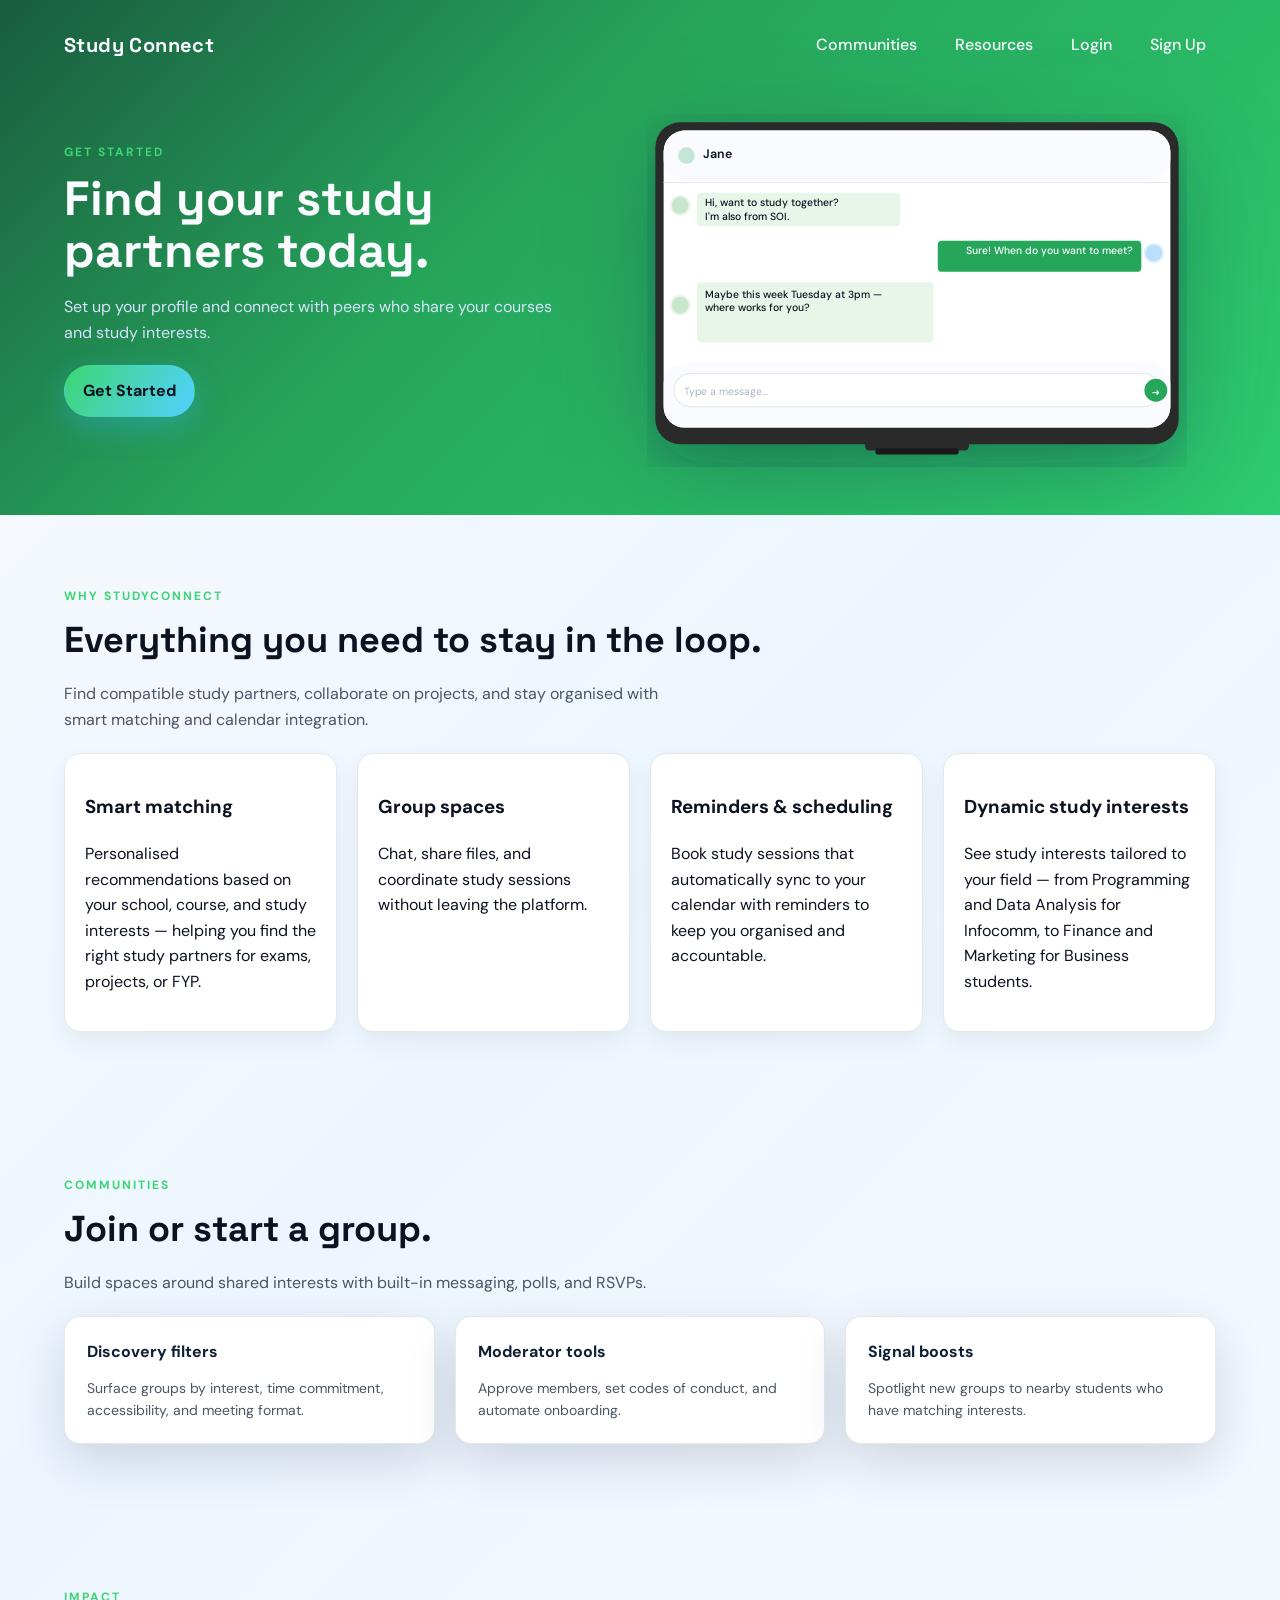
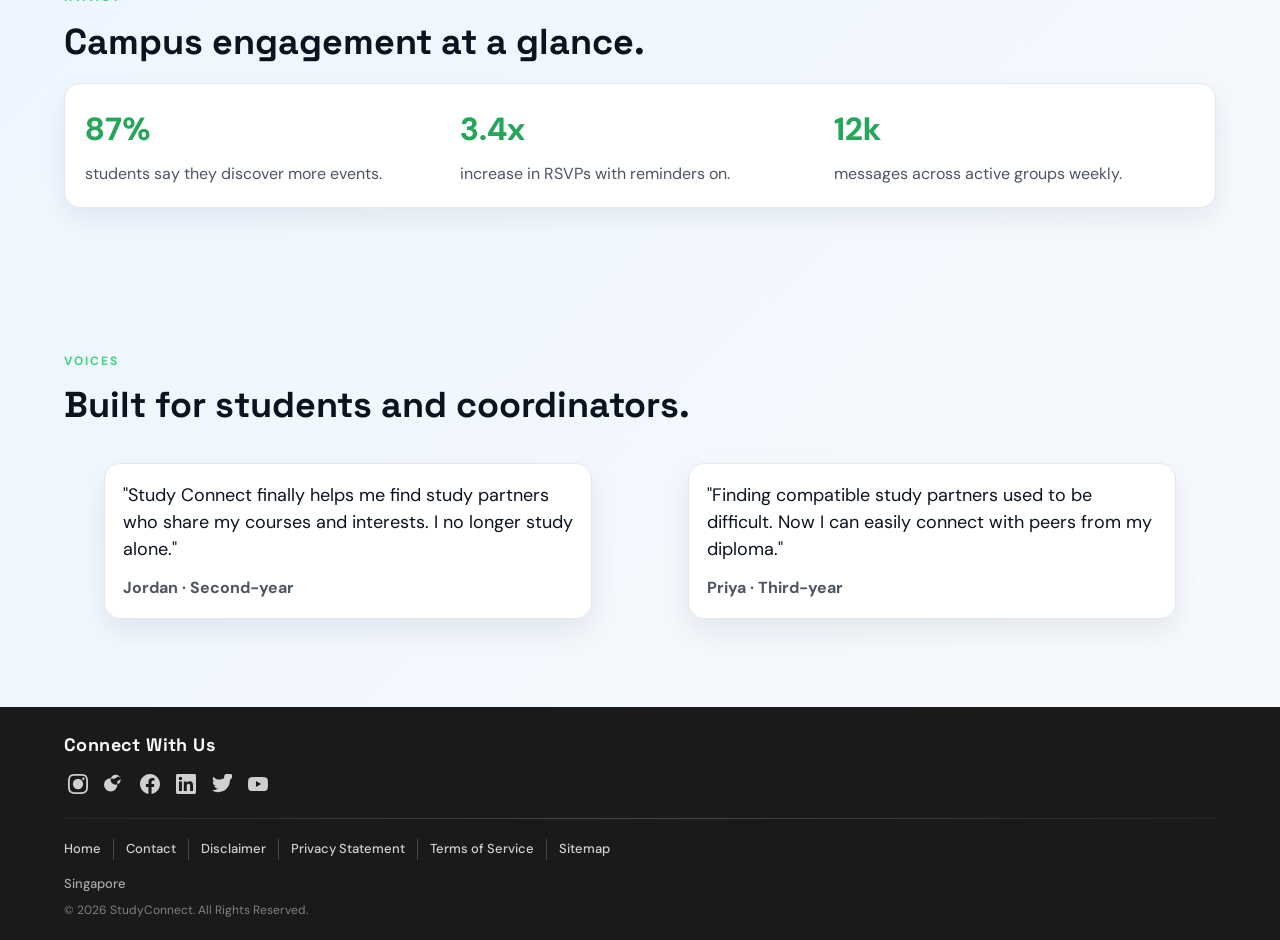
<file: index.html>
<!doctype html>
<html lang="en">
<head>
  <meta charset="utf-8">
  <meta name="viewport" content="width=device-width, initial-scale=1">
  <meta name="description" content="Study Connect helps students find compatible study partners, discover campus events, and collaborate more effectively.">
  <title>Study Connect</title>
  <link rel="preconnect" href="https://fonts.googleapis.com">
  <link rel="preconnect" href="https://fonts.gstatic.com" crossorigin>
  <link href="https://fonts.googleapis.com/css2?family=Space+Grotesk:wght@400;500;600;700&family=DM+Sans:wght@400;500;600;700&display=swap" rel="stylesheet">
  <link rel="stylesheet" href="css/styles.css">
</head>
<body>
  <header class="site-header">
    <nav class="nav">
      <div class="brand">Study Connect</div>
      <button class="nav-toggle" aria-expanded="false" aria-controls="nav-menu">Menu</button>
      <div id="nav-menu" class="nav-links" data-collapsible>
        <a href="#communities">Communities</a>
        <a href="#resources">Resources</a>
        <a href="login.html">Login</a>
        <a href="signup.html">Sign Up</a>
      </div>
    </nav>
    <div class="hero">
      <div class="hero-copy">
        <p class="eyebrow">Get Started</p>
        <h1>Find your study partners today.</h1>
        <p class="lede">Set up your profile and connect with peers who share your courses and study interests.</p>
        <div class="cta-row">
          <a class="btn primary" href="signup.html">Get Started</a>
        </div>
      </div>
      <div class="hero-mockup">
        <svg viewBox="0 0 520 340" xmlns="http://www.w3.org/2000/svg" class="chat-mockup">
          <defs>
            <filter id="screen-shadow" x="-50%" y="-50%" width="200%" height="200%">
              <feDropShadow dx="0" dy="18" stdDeviation="24" flood-opacity="0.2" flood-color="#0a1b3c"/>
            </filter>
          </defs>
          
          <!-- Monitor bezel/frame -->
          <rect x="8" y="8" width="504" height="310" rx="24" ry="24" fill="#2a2a2a" stroke="none" filter="url(#screen-shadow)"/>
          
          <!-- Monitor screen area - white -->
          <rect x="16" y="16" width="488" height="286" rx="20" ry="20" fill="#ffffff" stroke="none"/>
          
          <!-- Subtle stand -->
          <rect x="210" y="308" width="100" height="16" rx="4" ry="4" fill="#2a2a2a" stroke="none"/>
          <rect x="220" y="322" width="80" height="6" rx="2" ry="2" fill="#1a1a1a" stroke="none"/>
          
          <!-- Chat header -->
          <rect x="16" y="16" width="488" height="48" rx="20" ry="20" fill="#f9fbff" stroke="none"/>
          <circle cx="38" cy="40" r="8" fill="#26a65b" opacity="0.25"/>
          <text x="54" y="42" font-family="'DM Sans', sans-serif" font-size="12" font-weight="600" fill="#0b1220">Jane</text>
          
          
          <!-- Divider line -->
          <line x1="16" y1="66" x2="504" y2="66" stroke="#e5e7eb" stroke-width="1"/>
          
          <!-- Chat messages area -->
          <!-- Message 1: Student A (left) -->
          <g>
            <!-- Avatar -->
            <circle cx="32" cy="88" r="10" fill="#e8f5e9"/>
            <circle cx="32" cy="88" r="8" fill="#c8e6c9"/>
            
            <!-- Message bubble -->
            <path d="M 48 80 Q 48 76 52 76 L 240 76 Q 244 76 244 80 L 244 104 Q 244 108 240 108 L 52 108 Q 48 108 48 104 Z" fill="#e8f5e9" stroke="none"/>
            
            <!-- Text -->
            <text x="56" y="89" font-family="'DM Sans', sans-serif" font-size="10" fill="#0b1220" font-weight="500">Hi, want to study together?</text>
            <text x="56" y="102" font-family="'DM Sans', sans-serif" font-size="10" fill="#0b1220" font-weight="500">I'm also from SOI.</text>
          </g>
          
          <!-- Message 2: Student B (right) -->
          <g>
            <!-- Avatar -->
            <circle cx="488" cy="134" r="10" fill="#e3f2fd"/>
            <circle cx="488" cy="134" r="8" fill="#bbdefb"/>
            
            <!-- Message bubble -->
            <path d="M 280 126 Q 280 122 284 122 L 472 122 Q 476 122 476 126 L 476 148 Q 476 152 472 152 L 284 152 Q 280 152 280 148 Z" fill="#26a65b" stroke="none"/>
            
            <!-- Text -->
            <text x="468" y="135" font-family="'DM Sans', sans-serif" font-size="10" fill="#ffffff" font-weight="500" text-anchor="end">Sure! When do you want to meet?</text>
          </g>
          
          <!-- Message 3: Student A (left) -->
          <g>
            <!-- Avatar -->
            <circle cx="32" cy="184" r="10" fill="#e8f5e9"/>
            <circle cx="32" cy="184" r="8" fill="#c8e6c9"/>
            
            <!-- Message bubble -->
            <path d="M 48 166 Q 48 162 52 162 L 272 162 Q 276 162 276 166 L 276 216 Q 276 220 272 220 L 52 220 Q 48 220 48 216 Z" fill="#e8f5e9" stroke="none"/>
            
            <!-- Text -->
            <text x="56" y="177" font-family="'DM Sans', sans-serif" font-size="10" fill="#0b1220" font-weight="500">Maybe this week Tuesday at 3pm —</text>
            <text x="56" y="190" font-family="'DM Sans', sans-serif" font-size="10" fill="#0b1220" font-weight="500">where works for you?</text>
          </g>
          
          <!-- Input area -->
          <rect x="16" y="240" width="488" height="62" rx="20" ry="20" fill="#f9fbff" stroke="none"/>
          
          <!-- Input field -->
          <rect x="26" y="250" width="468" height="32" rx="16" fill="#ffffff" stroke="#e5e7eb" stroke-width="1"/>
          
          <!-- Placeholder text -->
          <text x="36" y="271" font-family="'DM Sans', sans-serif" font-size="10" fill="#a8b5c7">Type a message...</text>
          
          <!-- Send button -->
          <circle cx="490" cy="266" r="11" fill="#26a65b"/>
          <text x="490" y="271" font-family="'Space Grotesk', sans-serif" font-size="9" fill="#ffffff" text-anchor="middle" font-weight="700">→</text>
        </svg>
      </div>
    </div>
  </header>

  <main>
    <section id="highlights" class="section">
      <div class="section-heading" data-animate>
        <p class="eyebrow">Why StudyConnect</p>
        <h2>Everything you need to stay in the loop.</h2>
        <p class="lede">Find compatible study partners, collaborate on projects, and stay organised with smart matching and calendar integration.</p>
      </div>
      <div class="grid features" data-animate>
        <article class="feature-card">
          <h3>Smart matching</h3>
          <p>Personalised recommendations based on your school, course, and study interests — helping you find the right study partners for exams, projects, or FYP.</p>
        </article>
        <article class="feature-card">
          <h3>Group spaces</h3>
          <p>Chat, share files, and coordinate study sessions without leaving the platform.</p>
        </article>
        <article class="feature-card">
          <h3>Reminders & scheduling</h3>
          <p>Book study sessions that automatically sync to your calendar with reminders to keep you organised and accountable.</p>
        </article>
        <article class="feature-card">
          <h3>Dynamic study interests</h3>
          <p>See study interests tailored to your field — from Programming and Data Analysis for Infocomm, to Finance and Marketing for Business students.</p>
        </article>
      </div>
    </section>

    <section id="communities" class="section">
      <div class="section-heading" data-animate>
        <p class="eyebrow">Communities</p>
        <h2>Join or start a group.</h2>
        <p class="lede">Build spaces around shared interests with built-in messaging, polls, and RSVPs.</p>
      </div>
      <div class="grid three" data-animate>
        <article class="tile">
          <h3>Discovery filters</h3>
          <p>Surface groups by interest, time commitment, accessibility, and meeting format.</p>
        </article>
        <article class="tile">
          <h3>Moderator tools</h3>
          <p>Approve members, set codes of conduct, and automate onboarding.</p>
        </article>
        <article class="tile">
          <h3>Signal boosts</h3>
          <p>Spotlight new groups to nearby students who have matching interests.</p>
        </article>
      </div>
    </section>

    <section id="resources" class="section">
      <div class="section-heading" data-animate>
        <p class="eyebrow">Impact</p>
        <h2>Campus engagement at a glance.</h2>
      </div>
      <div class="stats" data-animate>
        <div class="stat">
          <p class="stat-number">87%</p>
          <p class="stat-label">students say they discover more events.</p>
        </div>
        <div class="stat">
          <p class="stat-number">3.4x</p>
          <p class="stat-label">increase in RSVPs with reminders on.</p>
        </div>
        <div class="stat">
          <p class="stat-number">12k</p>
          <p class="stat-label">messages across active groups weekly.</p>
        </div>
      </div>
    </section>

    <section class="section" aria-label="Student quotes">
      <div class="section-heading" data-animate>
        <p class="eyebrow">Voices</p>
        <h2>Built for students and coordinators.</h2>
      </div>
      <div class="quotes" data-animate>
        <figure class="quote">
          <blockquote>
            "Study Connect finally helps me find study partners who share my courses and interests. I no longer study alone."
          </blockquote>
          <figcaption>Jordan · Second-year</figcaption>
        </figure>
        <figure class="quote">
          <blockquote>
            "Finding compatible study partners used to be difficult. Now I can easily connect with peers from my diploma."
          </blockquote>
          <figcaption>Priya · Third-year</figcaption>
        </figure>
      </div>
    </section>
  </main>

  <footer class="footer">
    <div class="footer-top">
      <div class="footer-heading">
        <h3>Connect With Us</h3>
        <div class="social-icons">
          <a href="#" aria-label="Instagram" class="social-icon">
            <svg viewBox="0 0 24 24" width="20" height="20" fill="currentColor">
              <path d="M12 2.163c3.204 0 3.584.012 4.85.07 3.252.148 4.771 1.691 4.919 4.919.058 1.266.069 1.645.069 4.849 0 3.205-.012 3.584-.069 4.849-.149 3.225-1.664 4.771-4.919 4.919-1.266.058-1.644.07-4.85.07-3.204 0-3.584-.012-4.849-.07-3.26-.149-4.771-1.699-4.919-4.92-.058-1.265-.07-1.644-.07-4.849 0-3.204.013-3.583.07-4.849.149-3.227 1.664-4.771 4.919-4.919 1.266-.057 1.645-.069 4.849-.069zm0-2.163c-3.259 0-3.667.014-4.947.072-4.358.2-6.78 2.618-6.98 6.98-.059 1.281-.073 1.689-.073 4.948 0 3.259.014 3.668.072 4.948.2 4.358 2.618 6.78 6.98 6.98 1.281.058 1.689.072 4.948.072 3.259 0 3.668-.014 4.948-.072 4.354-.2 6.782-2.618 6.979-6.98.059-1.28.073-1.689.073-4.948 0-3.259-.014-3.667-.072-4.947-.196-4.354-2.617-6.78-6.979-6.98-1.281-.059-1.69-.073-4.949-.073zM5.838 12a6.162 6.162 0 1 1 12.324 0 6.162 6.162 0 0 1-12.324 0zM12 16a4 4 0 1 1 0-8 4 4 0 0 1 0 8zm4.965-10.322a1.44 1.44 0 1 1 2.881.001 1.44 1.44 0 0 1-2.881-.001z"/>
            </svg>
          </a>
          <a href="#" aria-label="TikTok" class="social-icon">
            <svg viewBox="0 0 24 24" width="20" height="20" fill="currentColor">
              <path d="M19.498 3.094c-.478-.478-1.247-.564-1.85-.307l-5.75 3.152A8.247 8.247 0 0 0 8 5a8 8 0 0 0-8 8 8 8 0 0 0 8 8 8 8 0 0 0 8-8v-4.5a5.977 5.977 0 0 0 3.498-1.906c.484-.484.484-1.268 0-1.752l-2.498-2.498zM14 13a6 6 0 1 1 0-12 6 6 0 0 1 0 12z"/>
            </svg>
          </a>
          <a href="#" aria-label="Facebook" class="social-icon">
            <svg viewBox="0 0 24 24" width="20" height="20" fill="currentColor">
              <path d="M24 12.073c0-6.627-5.373-12-12-12s-12 5.373-12 12c0 5.99 4.388 10.954 10.125 11.854v-8.385H7.078v-3.47h3.047V9.43c0-3.007 1.792-4.669 4.533-4.669 1.312 0 2.686.235 2.686.235v2.953H15.83c-1.491 0-1.956.925-1.956 1.874v2.25h3.328l-.532 3.47h-2.796v8.385C19.612 23.027 24 18.062 24 12.073z"/>
            </svg>
          </a>
          <a href="#" aria-label="LinkedIn" class="social-icon">
            <svg viewBox="0 0 24 24" width="20" height="20" fill="currentColor">
              <path d="M20.447 20.452h-3.554v-5.569c0-1.328-.027-3.037-1.852-3.037-1.853 0-2.136 1.445-2.136 2.939v5.667H9.351V9h3.414v1.561h.046c.477-.9 1.637-1.85 3.37-1.85 3.601 0 4.267 2.37 4.267 5.455v6.286zM5.337 7.433c-1.144 0-2.063-.926-2.063-2.065 0-1.138.92-2.063 2.063-2.063 1.14 0 2.064.925 2.064 2.063 0 1.139-.925 2.065-2.064 2.065zm1.782 13.019H3.555V9h3.564v11.452zM22.225 0H1.771C.792 0 0 .774 0 1.729v20.542C0 23.227.792 24 1.771 24h20.451C23.2 24 24 23.227 24 22.271V1.729C24 .774 23.2 0 22.225 0z"/>
            </svg>
          </a>
          <a href="#" aria-label="X (Twitter)" class="social-icon">
            <svg viewBox="0 0 24 24" width="20" height="20" fill="currentColor">
              <path d="M23.953 4.57a10 10 0 002.856-3.215 9.954 9.954 0 01-2.825.775 4.958 4.958 0 002.163-2.723c-.951.555-2.005.959-3.127 1.184a4.92 4.92 0 00-8.384 4.482C7.69 8.095 4.067 6.13 1.64 3.162a4.822 4.822 0 00-.666 2.475c0 1.71.87 3.213 2.188 4.096a4.904 4.904 0 01-2.228-.616v.06a4.923 4.923 0 003.946 4.827 4.996 4.996 0 01-2.212.085 4.936 4.936 0 004.604 3.417 9.867 9.867 0 01-6.102 2.105c-.39 0-.779-.023-1.17-.067a13.995 13.995 0 007.557 2.209c9.053 0 13.998-7.496 13.998-13.985 0-.21 0-.42-.015-.63A9.935 9.935 0 0024 4.59z"/>
            </svg>
          </a>
          <a href="#" aria-label="YouTube" class="social-icon">
            <svg viewBox="0 0 24 24" width="20" height="20" fill="currentColor">
              <path d="M23.498 6.186a3.016 3.016 0 0 0-2.122-2.136C19.505 3.545 12 3.545 12 3.545s-7.505 0-9.377.505A3.017 3.017 0 0 0 .502 6.186C0 8.07 0 12 0 12s0 3.93.502 5.814a3.016 3.016 0 0 0 2.122 2.136c1.871.505 9.376.505 9.376.505s7.505 0 9.377-.505a3.015 3.015 0 0 0 2.122-2.136C24 15.93 24 12 24 12s0-3.93-.502-5.814zM9.545 15.568V8.432L15.818 12l-6.273 3.568z"/>
            </svg>
          </a>
        </div>
      </div>
    </div>

    <div class="footer-divider"></div>

    <div class="footer-bottom">
      <div class="footer-links">
        <a href="#home">Home</a>
        <a href="#contact">Contact</a>
        <a href="#disclaimer">Disclaimer</a>
        <a href="#privacy">Privacy Statement</a>
        <a href="#terms">Terms of Service</a>
        <a href="#sitemap">Sitemap</a>
      </div>

      <div class="footer-info">
        <p class="footer-location">Singapore</p>
        <p class="footer-copyright">© 2026 StudyConnect. All Rights Reserved.</p>
      </div>
    </div>
  </footer>

  <div id="toast" role="status" aria-live="polite" aria-atomic="true"></div>
  <script src="js/app.js?v=3" defer></script>
</body>
</html>
</file>
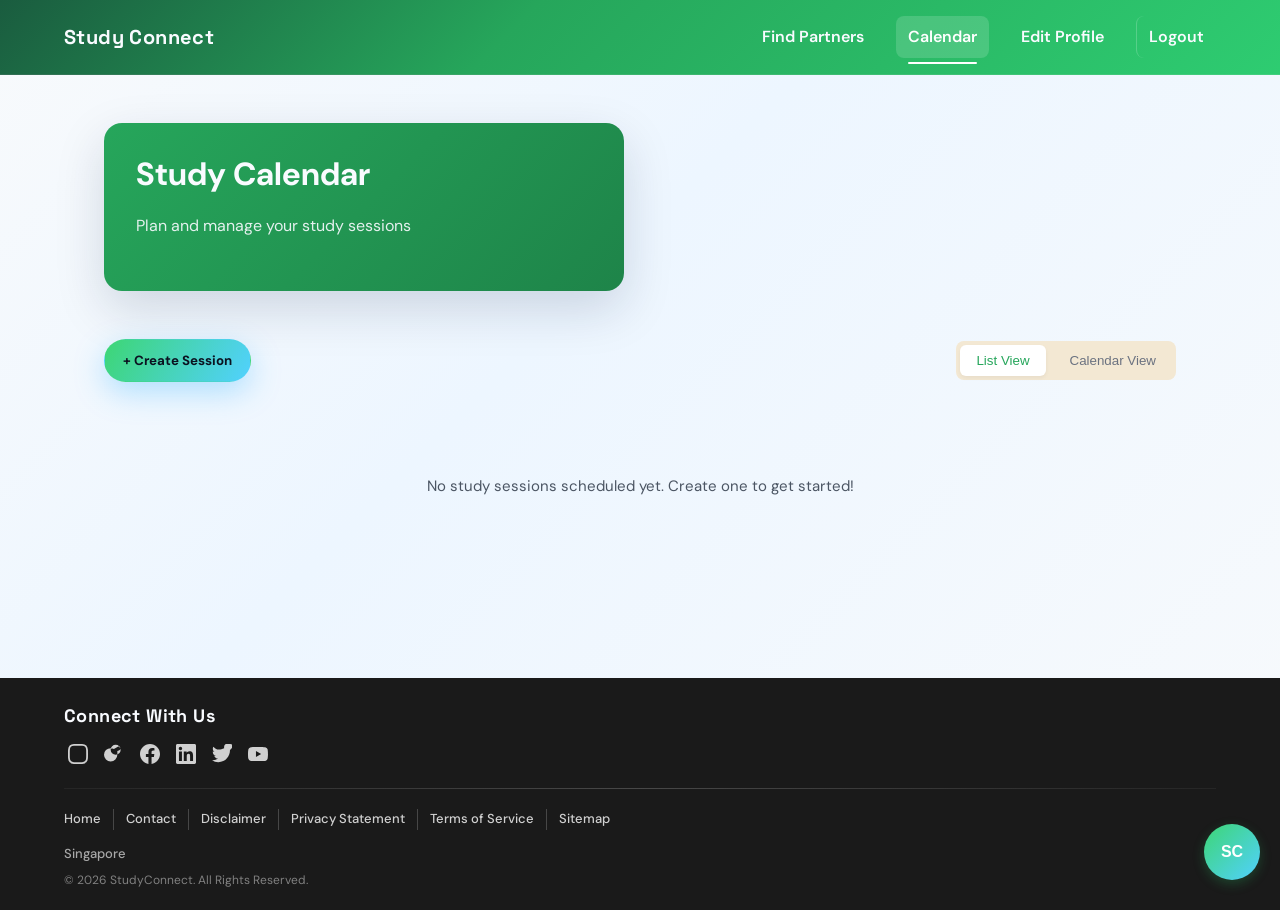
<file: calendar.html>
<!doctype html>
<html lang="en">
<head>
  <meta charset="utf-8">
  <meta name="viewport" content="width=device-width, initial-scale=1">
  <meta name="description" content="Study Session Calendar - Schedule and manage your study sessions.">
  <title>Calendar - Study Connect</title>
  <link rel="preconnect" href="https://fonts.googleapis.com">
  <link rel="preconnect" href="https://fonts.gstatic.com" crossorigin>
  <link href="https://fonts.googleapis.com/css2?family=Space+Grotesk:wght@400;500;600;700&family=DM+Sans:wght@400;500;600;700&display=swap" rel="stylesheet">
  <link rel="stylesheet" href="css/styles.css">
</head>
<body>
  <header class="dashboard-header">
    <div class="dashboard-nav">
      <a href="dashboard.html" class="brand">Study Connect</a>
      <nav class="dashboard-nav-links">
        <a href="dashboard.html" class="nav-link">Find Partners</a>
        <a href="calendar.html" class="nav-link active">Calendar</a>
        <a href="profile.html" class="nav-link">Edit Profile</a>
        <a href="#" id="logoutBtn" class="nav-link logout-link">Logout</a>
      </nav>
    </div>
  </header>

  <main class="dashboard">
    <div class="welcome-section">
      <div class="welcome-content">
        <h1>Study Calendar</h1>
        <p class="subtitle">Plan and manage your study sessions</p>
      </div>
    </div>

    <section class="dashboard-section">
      <div class="calendar-controls">
        <button id="createSessionBtn" class="btn primary">+ Create Session</button>
        <div class="view-toggle">
          <button id="listViewBtn" class="view-btn active" data-view="list">List View</button>
          <button id="calendarViewBtn" class="view-btn" data-view="calendar">Calendar View</button>
        </div>
      </div>

      <!-- List View -->
      <div id="listView" class="session-view active">
        <div id="sessionsList" class="sessions-list">
          <!-- Sessions will be populated here -->
        </div>
      </div>

      <!-- Calendar View -->
      <div id="calendarView" class="session-view">
        <div class="calendar-wrapper">
          <div class="calendar-header">
            <button id="prevMonth" class="calendar-nav-btn">← Previous</button>
            <h2 id="currentMonth"></h2>
            <button id="nextMonth" class="calendar-nav-btn">Next →</button>
          </div>
          <div class="calendar-grid" id="calendarGrid">
            <!-- Calendar days will be populated here -->
          </div>
        </div>
      </div>
    </section>
  </main>

  <!-- Create/Edit Session Modal -->
  <div id="sessionModal" class="modal">
    <div class="modal-content">
      <div class="modal-header">
        <h2 id="modalTitle">Create Study Session</h2>
        <button class="modal-close" id="closeModal">&times;</button>
      </div>

      <form id="sessionForm" class="session-form">
        <div class="form-group">
          <label for="sessionTitle">Session Title *</label>
          <input type="text" id="sessionTitle" placeholder="e.g., Math Study Group" required>
        </div>

        <div class="form-row">
          <div class="form-group">
            <label for="sessionDate">Date *</label>
            <input type="date" id="sessionDate" required>
          </div>
          <div class="form-group">
            <label for="sessionStartTime">Start Time *</label>
            <input type="time" id="sessionStartTime" required>
          </div>
          <div class="form-group">
            <label for="sessionEndTime">End Time *</label>
            <input type="time" id="sessionEndTime" required>
          </div>
        </div>

        <div class="form-row">
          <div class="form-group">
            <label for="sessionLocation">Location (optional)</label>
            <input type="text" id="sessionLocation" placeholder="e.g., Library 2nd Floor">
          </div>
          <div class="form-group">
            <label for="sessionPartner">Partner (optional)</label>
            <select id="sessionPartner">
              <option value="">Select a partner...</option>
              <!-- Options will be populated from connections -->
            </select>
          </div>
        </div>

        <div class="form-group">
          <label for="sessionNotes">Notes (optional)</label>
          <textarea id="sessionNotes" placeholder="Add any notes about the session..." rows="3"></textarea>
        </div>

        <div class="form-actions">
          <button type="button" class="btn ghost" id="cancelBtn">Cancel</button>
          <button type="submit" class="btn primary" id="submitBtn">Create Session</button>
        </div>
      </form>
    </div>
  </div>

  <!-- Session Details Modal -->
  <div id="sessionDetailsModal" class="modal">
    <div class="modal-content">
      <div class="modal-header">
        <h2 id="detailsTitle"></h2>
        <button class="modal-close" id="closeDetailsModal">&times;</button>
      </div>

      <div id="sessionDetails" class="session-details">
        <!-- Session details will be populated here -->
      </div>

      <div class="modal-actions">
        <button type="button" class="btn primary" id="editSessionBtn">Edit</button>
        <button type="button" class="btn ghost" id="deleteSessionBtn">Delete</button>
        <button type="button" class="btn ghost" id="closeDetailsBtn">Close</button>
      </div>
    </div>
  </div>

  <footer class="footer">
    <div class="footer-top">
      <div class="footer-heading">
        <h3>Connect With Us</h3>
        <div class="social-icons">
          <a href="#" aria-label="Instagram" class="social-icon">
            <svg viewBox="0 0 24 24" width="20" height="20" fill="currentColor">
              <path d="M12 2.163c3.204 0 3.584.012 4.85.07 3.252.148 4.771 1.691 4.919 4.919.058 1.266.069 1.645.069 4.849 0 3.205-.012 3.584-.069 4.849-.149 3.225-1.664 4.771-4.919 4.919-1.266.058-1.644.07-4.85.07-3.204 0-3.584-.012-4.849-.07-3.26-.149-4.771-1.699-4.919-4.92-.058-1.265-.07-1.644-.07-4.849 0-3.204.013-3.583.07-4.849.149-3.227 1.664-4.771 4.919-4.919 1.266-.057 1.645-.069 4.849-.069zm0-2.163c-3.259 0-3.667.014-4.947.072-4.358.2-6.78 2.618-6.98 6.98-.059 1.281-.073 1.689-.073 4.948 0 3.259.014 3.668.072 4.948.2 4.358 2.618 6.78 6.98 6.98 1.281.058 1.689.072 4.948.072 3.259 0 3.668-.014 4.948-.072 4.354-.2 6.782-2.618 6.979-6.98.059-1.28.073-1.689.073-4.948 0-3.259-.014-3.667-.072-4.947-.196-4.354-2.617-6.78-6.979-6.98-1.281-.059-1.69-.073-4.949-.073z"/>
            </svg>
          </a>
          <a href="#" aria-label="TikTok" class="social-icon">
            <svg viewBox="0 0 24 24" width="20" height="20" fill="currentColor">
              <path d="M19.498 3.094c-.478-.478-1.247-.564-1.85-.307l-5.75 3.152A8.247 8.247 0 0 0 8 5a8 8 0 0 0-8 8 8 8 0 0 0 8 8 8 8 0 0 0 8-8v-4.5a5.977 5.977 0 0 0 3.498-1.906c.484-.484.484-1.268 0-1.752l-2.498-2.498zM14 13a6 6 0 1 1 0-12 6 6 0 0 1 0 12z"/>
            </svg>
          </a>
          <a href="#" aria-label="Facebook" class="social-icon">
            <svg viewBox="0 0 24 24" width="20" height="20" fill="currentColor">
              <path d="M24 12.073c0-6.627-5.373-12-12-12s-12 5.373-12 12c0 5.99 4.388 10.954 10.125 11.854v-8.385H7.078v-3.47h3.047V9.43c0-3.007 1.792-4.669 4.533-4.669 1.312 0 2.686.235 2.686.235v2.953H15.83c-1.491 0-1.956.925-1.956 1.874v2.25h3.328l-.532 3.47h-2.796v8.385C19.612 23.027 24 18.062 24 12.073z"/>
            </svg>
          </a>
          <a href="#" aria-label="LinkedIn" class="social-icon">
            <svg viewBox="0 0 24 24" width="20" height="20" fill="currentColor">
              <path d="M20.447 20.452h-3.554v-5.569c0-1.328-.027-3.037-1.852-3.037-1.853 0-2.136 1.445-2.136 2.939v5.667H9.351V9h3.414v1.561h.046c.477-.9 1.637-1.85 3.37-1.85 3.601 0 4.267 2.37 4.267 5.455v6.286zM5.337 7.433c-1.144 0-2.063-.926-2.063-2.065 0-1.138.92-2.063 2.063-2.063 1.14 0 2.064.925 2.064 2.063 0 1.139-.925 2.065-2.064 2.065zm1.782 13.019H3.555V9h3.564v11.452zM22.225 0H1.771C.792 0 0 .774 0 1.729v20.542C0 23.227.792 24 1.771 24h20.451C23.2 24 24 23.227 24 22.271V1.729C24 .774 23.2 0 22.225 0z"/>
            </svg>
          </a>
          <a href="#" aria-label="X (Twitter)" class="social-icon">
            <svg viewBox="0 0 24 24" width="20" height="20" fill="currentColor">
              <path d="M23.953 4.57a10 10 0 002.856-3.215 9.954 9.954 0 01-2.825.775 4.958 4.958 0 002.163-2.723c-.951.555-2.005.959-3.127 1.184a4.92 4.92 0 00-8.384 4.482C7.69 8.095 4.067 6.13 1.64 3.162a4.822 4.822 0 00-.666 2.475c0 1.71.87 3.213 2.188 4.096a4.904 4.904 0 01-2.228-.616v.06a4.923 4.923 0 003.946 4.827 4.996 4.996 0 01-2.212.085 4.936 4.936 0 004.604 3.417a9.867 9.867 0 01-6.102 2.105c-.39 0-.779-.023-1.17-.067a13.995 13.995 0 007.557 2.209c9.053 0 13.998-7.496 13.998-13.985 0-.21 0-.42-.015-.63A9.935 9.935 0 0024 4.59z"/>
            </svg>
          </a>
          <a href="#" aria-label="YouTube" class="social-icon">
            <svg viewBox="0 0 24 24" width="20" height="20" fill="currentColor">
              <path d="M23.498 6.186a3.016 3.016 0 0 0-2.122-2.136C19.505 3.545 12 3.545 12 3.545s-7.505 0-9.377.505A3.017 3.017 0 0 0 .502 6.186C0 8.07 0 12 0 12s0 3.93.502 5.814a3.016 3.016 0 0 0 2.122 2.136c1.871.505 9.376.505 9.376.505s7.505 0 9.377-.505a3.015 3.015 0 0 0 2.122-2.136C24 15.93 24 12 24 12s0-3.93-.502-5.814zM9.545 15.568V8.432L15.818 12l-6.273 3.568z"/>
            </svg>
          </a>
        </div>
      </div>
    </div>

    <div class="footer-divider"></div>

    <div class="footer-bottom">
      <div class="footer-links">
        <a href="#home">Home</a>
        <a href="#contact">Contact</a>
        <a href="#disclaimer">Disclaimer</a>
        <a href="#privacy">Privacy Statement</a>
        <a href="#terms">Terms of Service</a>
        <a href="#sitemap">Sitemap</a>
      </div>

      <div class="footer-info">
        <p class="footer-location">Singapore</p>
        <p class="footer-copyright">© 2026 StudyConnect. All Rights Reserved.</p>
      </div>
    </div>
  </footer>

  <button id="chatToggle" class="chat-toggle" aria-label="Open Study Connect assistant">SC</button>
  <div id="chatWidget" class="chat-widget" aria-live="polite">
    <div class="chat-header">
      <span>Study Connect Assistant</span>
      <button id="clearChatBtn" aria-label="Clear chat history" title="Clear chat">🗑️</button>
      <button id="chatClose" aria-label="Close chat">Close</button>
    </div>
    <div id="chatMessages" class="chat-messages"></div>
    <div class="chat-input">
      <input id="chatInput" type="text" placeholder="Ask about study partners or calendar" aria-label="Chat input">
      <button id="chatSend" aria-label="Send message">Send</button>
    </div>
  </div>

  <div id="toast" role="status" aria-live="polite" aria-atomic="true"></div>

  <script src="js/app.js?v=4"></script>
  <script>
    window.addEventListener('DOMContentLoaded', () => {
      window.initCalendar();
      
      // Initialize session details modal
      const sessionDetailsModal = document.getElementById("sessionDetailsModal");
      const closeDetailsModal = document.getElementById("closeDetailsModal");
      const closeDetailsBtn = document.getElementById("closeDetailsBtn");
      
      if (closeDetailsModal) {
        closeDetailsModal.addEventListener("click", () => {
          sessionDetailsModal.classList.remove("active");
        });
      }
      
      if (closeDetailsBtn) {
        closeDetailsBtn.addEventListener("click", () => {
          sessionDetailsModal.classList.remove("active");
        });
      }
      
      // Close modal on ESC key
      document.addEventListener("keydown", (e) => {
        if (e.key === "Escape") {
          sessionDetailsModal.classList.remove("active");
        }
      });
      
      // Add event listener for session cards/items to show details
      document.addEventListener("click", (e) => {
        // Check if clicked on a session item (list view or calendar view)
        const sessionCard = e.target.closest("[data-session-id]");
        if (sessionCard) {
          const sessionId = sessionCard.getAttribute("data-session-id");
          window.showSessionDetails(sessionId);
        }
      });
      
      // Make showSessionDetails globally available
      window.showSessionDetails = function(sessionId) {
        const sessions = JSON.parse(localStorage.getItem("studyconnect_sessions") || "[]");
        const session = sessions[sessionId];
        
        if (!session) {
          console.error("Session not found:", sessionId);
          return;
        }
        
        // Populate modal with session details
        const detailsTitle = document.getElementById("detailsTitle");
        const sessionDetails = document.getElementById("sessionDetails");
        
        if (detailsTitle) {
          detailsTitle.textContent = session.title || "Study Session";
        }
        
        if (sessionDetails) {
          sessionDetails.innerHTML = `
            <div class="detail-item">
              <label>Title:</label>
              <p>${session.title || "N/A"}</p>
            </div>
            <div class="detail-item">
              <label>Date:</label>
              <p>${session.date || "N/A"}</p>
            </div>
            <div class="detail-item">
              <label>Time:</label>
              <p>${session.startTime || "N/A"} – ${session.endTime || "N/A"}</p>
            </div>
            ${session.location ? `
              <div class="detail-item">
                <label>Location:</label>
                <p>${session.location}</p>
              </div>
            ` : ""}
            ${session.notes ? `
              <div class="detail-item">
                <label>Notes:</label>
                <p>${session.notes}</p>
              </div>
            ` : ""}
          `;
        }
        
        // Show modal
        sessionDetailsModal.classList.add("active");
      };
    });
  </script>
</body>
</html>
</file>
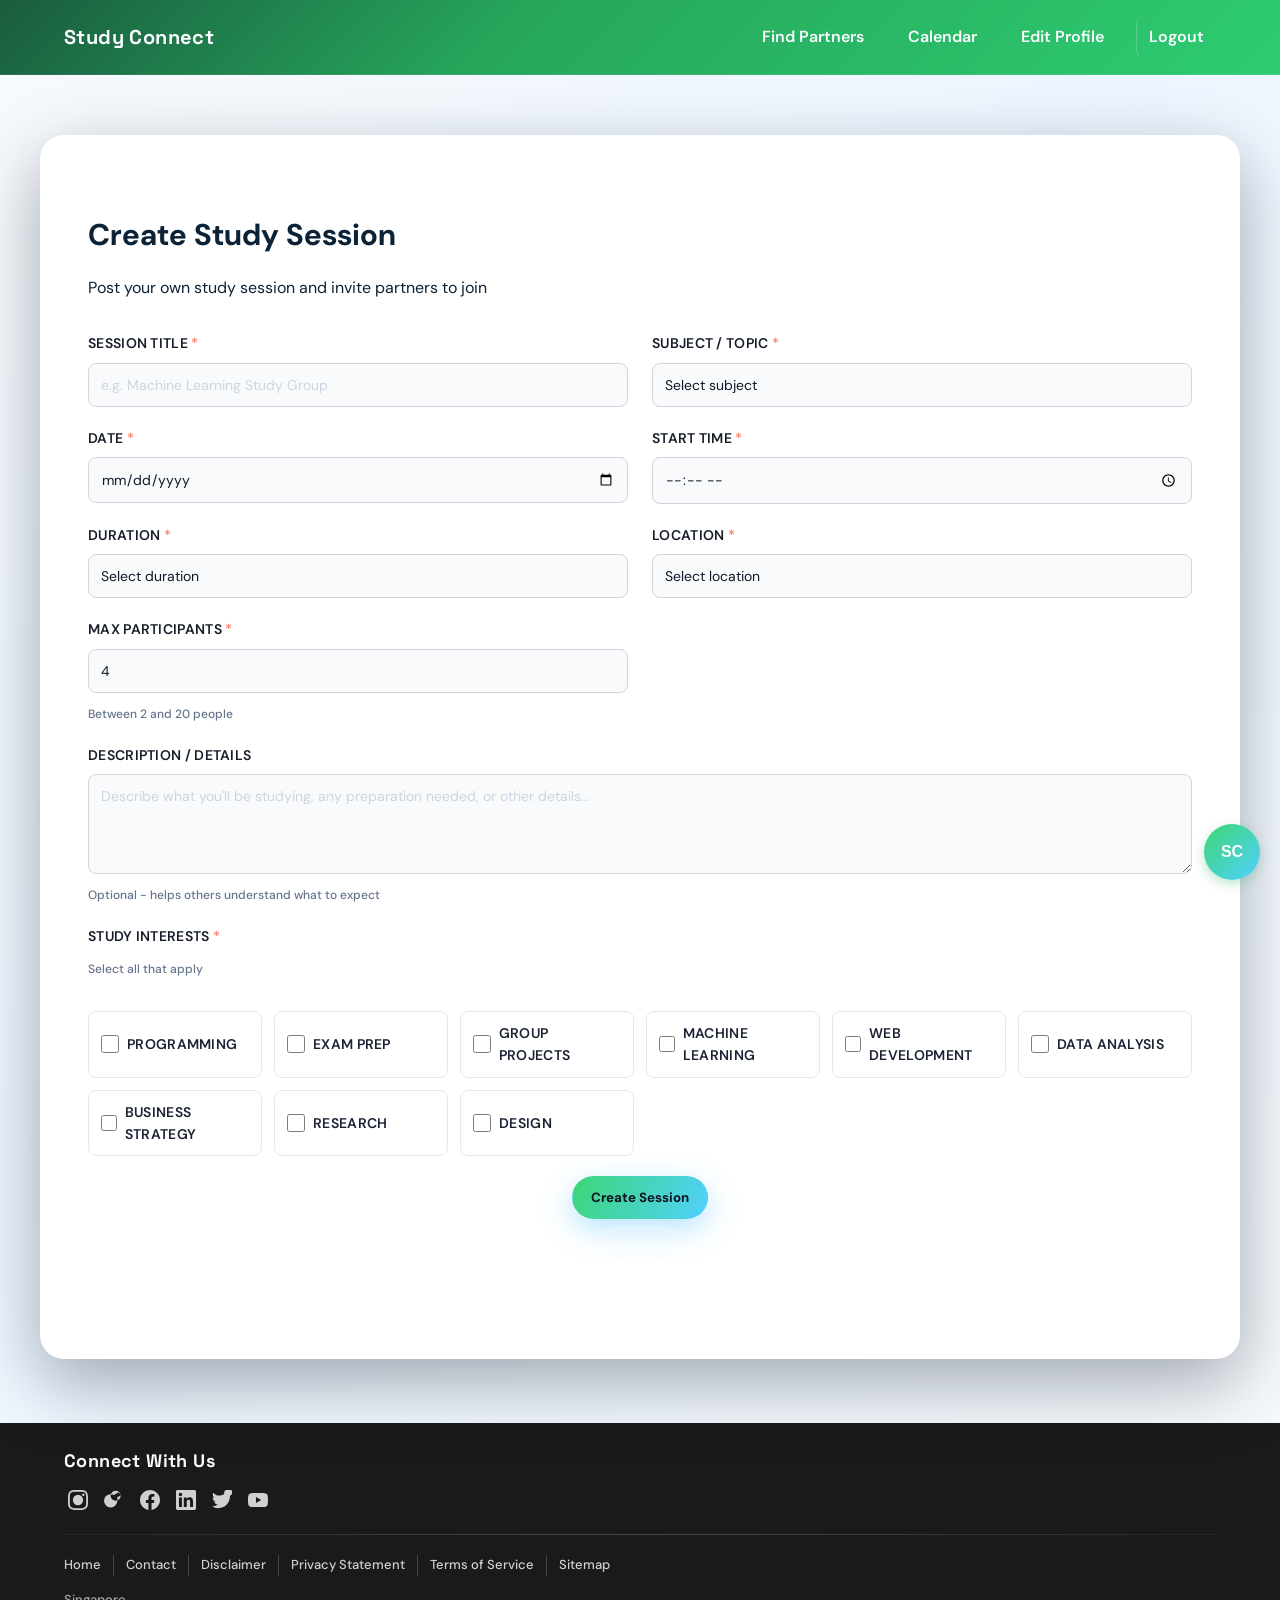
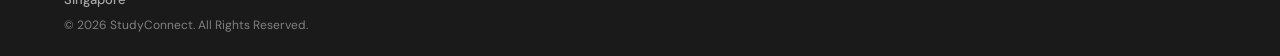
<file: create-session.html>
<!doctype html>
<html lang="en">
<head>
  <meta charset="utf-8">
  <meta name="viewport" content="width=device-width, initial-scale=1">
  <meta name="description" content="Create a new study session and invite partners.">
  <title>Create Study Session - Study Connect</title>
  <link rel="preconnect" href="https://fonts.googleapis.com">
  <link rel="preconnect" href="https://fonts.gstatic.com" crossorigin>
  <link href="https://fonts.googleapis.com/css2?family=Space+Grotesk:wght@400;500;600;700&family=DM+Sans:wght@400;500;600;700&display=swap" rel="stylesheet">
  <link rel="stylesheet" href="css/styles.css">
</head>
<body>
  <header class="dashboard-header">
    <div class="dashboard-nav">
      <a href="dashboard.html" class="brand">Study Connect</a>
      <nav class="dashboard-nav-links">
        <a href="dashboard.html" class="nav-link">Find Partners</a>
        <a href="calendar.html" class="nav-link">Calendar</a>
        <a href="profile.html" class="nav-link">Edit Profile</a>
        <a href="#" id="logoutBtn" class="nav-link logout-link">Logout</a>
      </nav>
    </div>
  </header>

  <main class="auth-shell">
    <div class="auth-container">
      <div class="auth-card">
        <div class="auth-header-content">
          <h1>Create Study Session</h1>
          <p>Post your own study session and invite partners to join</p>
        </div>

        <form id="createSessionForm" class="auth-form">
          <div class="form-group">
            <label for="sessionTitle">Session Title <span class="required">*</span></label>
            <input type="text" id="sessionTitle" name="sessionTitle" placeholder="e.g. Machine Learning Study Group" required>
            <span class="error-msg" id="titleError"></span>
          </div>

          <div class="form-group">
            <label for="subject">Subject / Topic <span class="required">*</span></label>
            <select id="subject" name="subject" required>
              <option value="">Select subject</option>
              <option value="Programming">Programming</option>
              <option value="Machine Learning">Machine Learning</option>
              <option value="Web Development">Web Development</option>
              <option value="Data Analysis">Data Analysis</option>
              <option value="Mathematics">Mathematics</option>
              <option value="Business Strategy">Business Strategy</option>
              <option value="Engineering">Engineering</option>
              <option value="Exam Prep">Exam Prep</option>
              <option value="Group Projects">Group Projects</option>
              <option value="Research">Research</option>
              <option value="Design">Design</option>
            </select>
            <span class="error-msg" id="subjectError"></span>
          </div>

          <div class="form-group">
            <label for="sessionDate">Date <span class="required">*</span></label>
            <input type="date" id="sessionDate" name="sessionDate" required>
            <span class="error-msg" id="dateError"></span>
          </div>

          <div class="form-group">
            <label for="sessionTime">Start Time <span class="required">*</span></label>
            <input type="time" id="sessionTime" name="sessionTime" required>
            <span class="error-msg" id="timeError"></span>
          </div>

          <div class="form-group">
            <label for="duration">Duration <span class="required">*</span></label>
            <select id="duration" name="duration" required>
              <option value="">Select duration</option>
              <option value="1 hour">1 hour</option>
              <option value="2 hours">2 hours</option>
              <option value="3 hours">3 hours</option>
              <option value="4+ hours">4+ hours</option>
            </select>
            <span class="error-msg" id="durationError"></span>
          </div>

          <div class="form-group">
            <label for="location">Location <span class="required">*</span></label>
            <select id="location" name="location" required>
              <option value="">Select location</option>
              <option value="Library">Library</option>
              <option value="Study Room">Study Room</option>
              <option value="Café">Café</option>
              <option value="Online via Teams">Online via Teams</option>
              <option value="Online via Zoom">Online via Zoom</option>
              <option value="Campus Study Area">Campus Study Area</option>
              <option value="Computer Lab">Computer Lab</option>
            </select>
            <span class="error-msg" id="locationError"></span>
          </div>

          <div class="form-group">
            <label for="maxParticipants">Max Participants <span class="required">*</span></label>
            <input type="number" id="maxParticipants" name="maxParticipants" min="2" max="20" value="4" required>
            <span class="helper-text">Between 2 and 20 people</span>
            <span class="error-msg" id="participantsError"></span>
          </div>

          <div class="form-group full-span">
            <label for="description">Description / Details</label>
            <textarea id="description" name="description" rows="4" placeholder="Describe what you'll be studying, any preparation needed, or other details..."></textarea>
            <span class="helper-text">Optional - helps others understand what to expect</span>
          </div>

          <div class="form-group full-span">
            <label>Study Interests <span class="required">*</span></label>
            <p class="helper-text">Select all that apply</p>
            <div class="checkbox-grid">
              <label class="checkbox-label">
                <input type="checkbox" name="interests" value="Programming">
                <span>Programming</span>
              </label>
              <label class="checkbox-label">
                <input type="checkbox" name="interests" value="Exam Prep">
                <span>Exam Prep</span>
              </label>
              <label class="checkbox-label">
                <input type="checkbox" name="interests" value="Group Projects">
                <span>Group Projects</span>
              </label>
              <label class="checkbox-label">
                <input type="checkbox" name="interests" value="Machine Learning">
                <span>Machine Learning</span>
              </label>
              <label class="checkbox-label">
                <input type="checkbox" name="interests" value="Web Development">
                <span>Web Development</span>
              </label>
              <label class="checkbox-label">
                <input type="checkbox" name="interests" value="Data Analysis">
                <span>Data Analysis</span>
              </label>
              <label class="checkbox-label">
                <input type="checkbox" name="interests" value="Business Strategy">
                <span>Business Strategy</span>
              </label>
              <label class="checkbox-label">
                <input type="checkbox" name="interests" value="Research">
                <span>Research</span>
              </label>
              <label class="checkbox-label">
                <input type="checkbox" name="interests" value="Design">
                <span>Design</span>
              </label>
            </div>
            <span class="error-msg" id="interestsError"></span>
          </div>

          <div class="form-group full-span button-row">
            <button type="submit" class="btn primary">Create Session</button>
            <a href="dashboard.html" class="btn ghost">Cancel</a>
          </div>
        </form>
      </div>
    </div>
  </main>

  <div id="toast" role="status" aria-live="polite" aria-atomic="true"></div>

  <footer class="footer">
    <div class="footer-top">
      <div class="footer-heading">
        <h3>Connect With Us</h3>
        <div class="social-icons">
          <a href="#" aria-label="Instagram" class="social-icon">
            <svg viewBox="0 0 24 24" width="20" height="20" fill="currentColor">
              <path d="M12 2.163c3.204 0 3.584.012 4.85.07 3.252.148 4.771 1.691 4.919 4.919.058 1.266.069 1.645.069 4.849 0 3.205-.012 3.584-.069 4.849-.149 3.225-1.664 4.771-4.919 4.919-1.266.058-1.644.07-4.85.07-3.204 0-3.584-.012-4.849-.07-3.26-.149-4.771-1.699-4.919-4.92-.058-1.265-.07-1.644-.07-4.849 0-3.204.013-3.583.07-4.849.149-3.227 1.664-4.771 4.919-4.919 1.266-.057 1.645-.069 4.849-.069zm0-2.163c-3.259 0-3.667.014-4.947.072-4.358.2-6.78 2.618-6.98 6.98-.059 1.281-.073 1.689-.073 4.948 0 3.259.014 3.668.072 4.948.2 4.358 2.618 6.78 6.98 6.98 1.281.058 1.689.072 4.948.072 3.259 0 3.668-.014 4.948-.072 4.354-.2 6.782-2.618 6.979-6.98.059-1.28.073-1.689.073-4.948 0-3.259-.014-3.667-.072-4.947-.196-4.354-2.617-6.78-6.979-6.98-1.281-.059-1.69-.073-4.949-.073zM5.838 12a6.162 6.162 0 1 1 12.324 0 6.162 6.162 0 0 1-12.324 0zM12 16a4 4 0 1 1 0-8 4 4 0 0 1 0 8zm4.965-10.322a1.44 1.44 0 1 1 2.881.001 1.44 1.44 0 0 1-2.881-.001z"/>
            </svg>
          </a>
          <a href="#" aria-label="TikTok" class="social-icon">
            <svg viewBox="0 0 24 24" width="20" height="20" fill="currentColor">
              <path d="M19.498 3.094c-.478-.478-1.247-.564-1.85-.307l-5.75 3.152A8.247 8.247 0 0 0 8 5a8 8 0 0 0-8 8 8 8 0 0 0 8 8 8 8 0 0 0 8-8v-4.5a5.977 5.977 0 0 0 3.498-1.906c.484-.484.484-1.268 0-1.752l-2.498-2.498zM14 13a6 6 0 1 1 0-12 6 6 0 0 1 0 12z"/>
            </svg>
          </a>
          <a href="#" aria-label="Facebook" class="social-icon">
            <svg viewBox="0 0 24 24" width="20" height="20" fill="currentColor">
              <path d="M24 12.073c0-6.627-5.373-12-12-12s-12 5.373-12 12c0 5.99 4.388 10.954 10.125 11.854v-8.385H7.078v-3.47h3.047V9.43c0-3.007 1.792-4.669 4.533-4.669 1.312 0 2.686.235 2.686.235v2.953H15.83c-1.491 0-1.956.925-1.956 1.874v2.25h3.328l-.532 3.47h-2.796v8.385C19.612 23.027 24 18.062 24 12.073z"/>
            </svg>
          </a>
          <a href="#" aria-label="LinkedIn" class="social-icon">
            <svg viewBox="0 0 24 24" width="20" height="20" fill="currentColor">
              <path d="M20.447 20.452h-3.554v-5.569c0-1.328-.027-3.037-1.852-3.037-1.853 0-2.136 1.445-2.136 2.939v5.667H9.351V9h3.414v1.561h.046c.477-.9 1.637-1.85 3.37-1.85 3.601 0 4.267 2.37 4.267 5.455v6.286zM5.337 7.433c-1.144 0-2.063-.926-2.063-2.065 0-1.138.92-2.063 2.063-2.063 1.14 0 2.064.925 2.064 2.063 0 1.139-.925 2.065-2.064 2.065zm1.782 13.019H3.555V9h3.564v11.452zM22.225 0H1.771C.792 0 0 .774 0 1.729v20.542C0 23.227.792 24 1.771 24h20.451C23.2 24 24 23.227 24 22.271V1.729C24 .774 23.2 0 22.225 0z"/>
            </svg>
          </a>
          <a href="#" aria-label="X (Twitter)" class="social-icon">
            <svg viewBox="0 0 24 24" width="20" height="20" fill="currentColor">
              <path d="M23.953 4.57a10 10 0 002.856-3.215 9.954 9.954 0 01-2.825.775 4.958 4.958 0 002.163-2.723c-.951.555-2.005.959-3.127 1.184a4.92 4.92 0 00-8.384 4.482C7.69 8.095 4.067 6.13 1.64 3.162a4.822 4.822 0 00-.666 2.475c0 1.71.87 3.213 2.188 4.096a4.904 4.904 0 01-2.228-.616v.06a4.923 4.923 0 003.946 4.827 4.996 4.996 0 01-2.212.085 4.936 4.936 0 004.604 3.417 9.867 9.867 0 01-6.102 2.105c-.39 0-.779-.023-1.17-.067a13.995 13.995 0 007.557 2.209c9.053 0 13.998-7.496 13.998-13.985 0-.21 0-.42-.015-.63A9.935 9.935 0 0024 4.59z"/>
            </svg>
          </a>
          <a href="#" aria-label="YouTube" class="social-icon">
            <svg viewBox="0 0 24 24" width="20" height="20" fill="currentColor">
              <path d="M23.498 6.186a3.016 3.016 0 0 0-2.122-2.136C19.505 3.545 12 3.545 12 3.545s-7.505 0-9.377.505A3.017 3.017 0 0 0 .502 6.186C0 8.07 0 12 0 12s0 3.93.502 5.814a3.016 3.016 0 0 0 2.122 2.136c1.871.505 9.376.505 9.376.505s7.505 0 9.377-.505a3.015 3.015 0 0 0 2.122-2.136C24 15.93 24 12 24 12s0-3.93-.502-5.814zM9.545 15.568V8.432L15.818 12l-6.273 3.568z"/>
            </svg>
          </a>
        </div>
      </div>
    </div>

    <div class="footer-divider"></div>

    <div class="footer-bottom">
      <div class="footer-links">
        <a href="index.html">Home</a>
        <a href="#contact">Contact</a>
        <a href="#disclaimer">Disclaimer</a>
        <a href="#privacy">Privacy Statement</a>
        <a href="#terms">Terms of Service</a>
        <a href="#sitemap">Sitemap</a>
      </div>

      <div class="footer-info">
        <p class="footer-location">Singapore</p>
        <p class="footer-copyright">© 2026 StudyConnect. All Rights Reserved.</p>
      </div>
    </div>
  </footer>
  <button id="chatToggle" class="chat-toggle" aria-label="Open Study Connect assistant">SC</button>
  <div id="chatWidget" class="chat-widget" aria-live="polite">
    <div class="chat-header">
      <span>Study Connect Assistant</span>
      <button id="clearChatBtn" aria-label="Clear chat history" title="Clear chat">🗑️</button>
      <button id="chatClose" aria-label="Close chat">Close</button>
    </div>
    <div id="chatMessages" class="chat-messages"></div>
    <div class="chat-input">
      <input id="chatInput" type="text" placeholder="Ask about study partners or calendar" aria-label="Chat input">
      <button id="chatSend" aria-label="Send message">Send</button>
    </div>
  </div>
  <script src="js/app.js?v=3"></script>
  <script>
    window.addEventListener('DOMContentLoaded', () => {
      window.initCreateSession();
    });

    // Logout functionality
    document.getElementById("logoutBtn").addEventListener("click", function(e) {
      e.preventDefault();
      localStorage.removeItem("studyconnect_profile");
      localStorage.removeItem("studyconnect_session");
      window.location.href = "login.html";
    });
  </script>
</body>
</html>
</file>
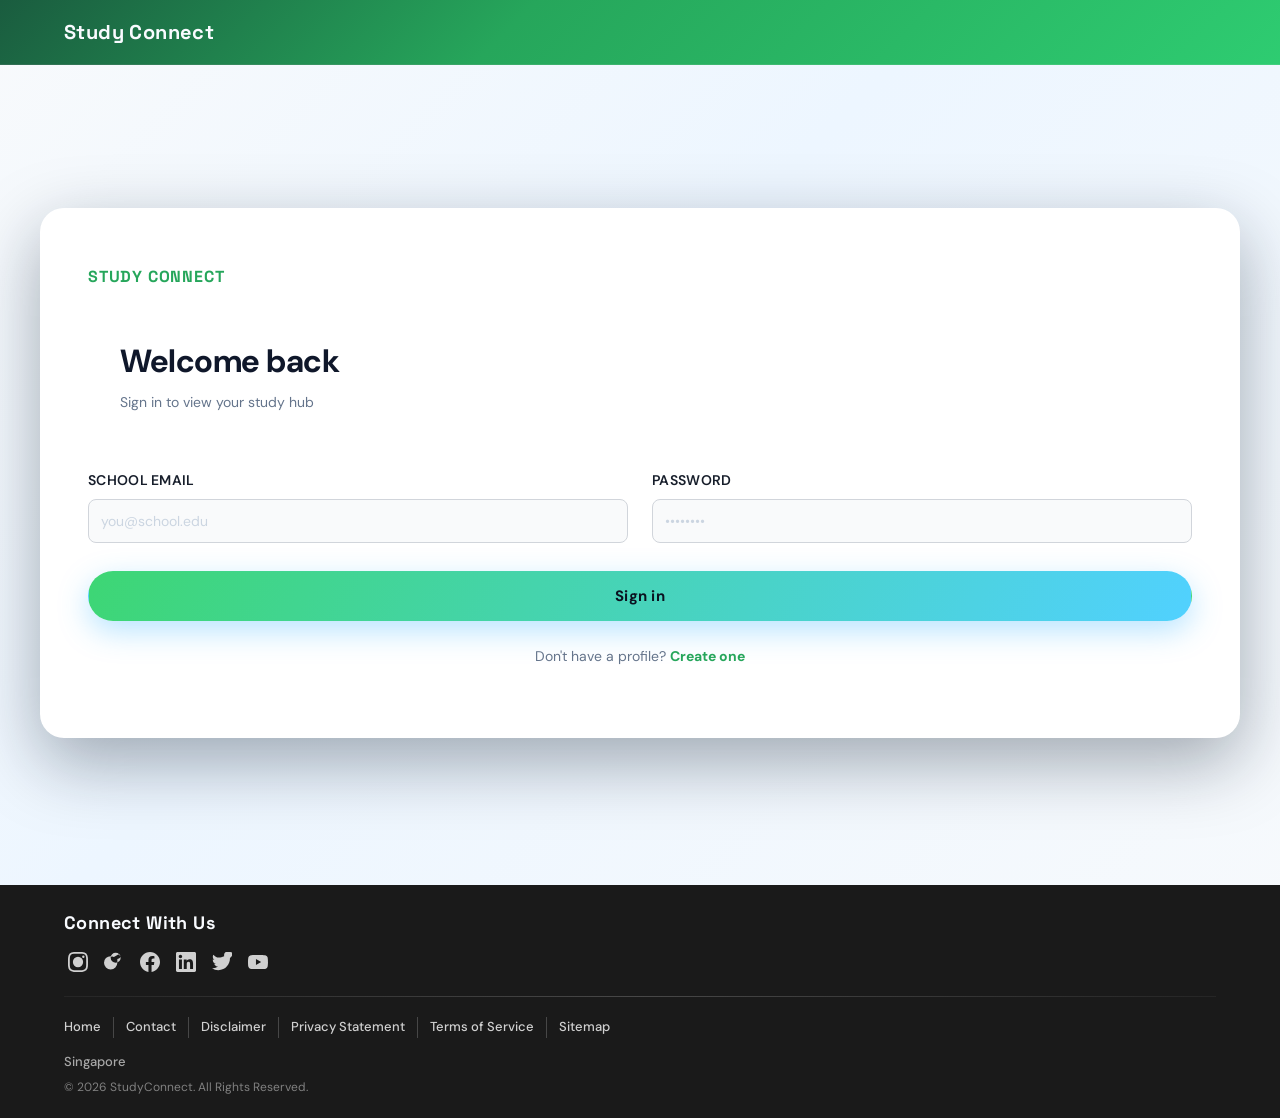
<file: dashboard.html>
<!doctype html>
<html lang="en">
<head>
  <meta charset="utf-8">
  <meta name="viewport" content="width=device-width, initial-scale=1">
  <meta name="description" content="Your Study Connect dashboard - find study partners, view calendar, and connect with your campus community.">
  <title>Dashboard - Study Connect</title>
  <link rel="preconnect" href="https://fonts.googleapis.com">
  <link rel="preconnect" href="https://fonts.gstatic.com" crossorigin>
  <link href="https://fonts.googleapis.com/css2?family=Space+Grotesk:wght@400;500;600;700&family=DM+Sans:wght@400;500;600;700&display=swap" rel="stylesheet">
  <link rel="stylesheet" href="css/styles.css">
</head>
<body>
  <header class="dashboard-header">
    <div class="dashboard-nav">
      <a href="dashboard.html" class="brand">Study Connect</a>
      <nav class="dashboard-nav-links">
        <a href="dashboard.html" class="nav-link active">Find Partners</a>
        <a href="calendar.html" class="nav-link">Calendar</a>
        <a href="profile.html" class="nav-link">Edit Profile</a>
        <a href="#" id="logoutBtn" class="nav-link logout-link">Logout</a>
      </nav>
    </div>
  </header>

  <main class="dashboard">
    <div class="welcome-section">
      <div class="welcome-content">
        <h1>Welcome to Your Study Hub</h1>
        <p class="subtitle">Hello <span id="userNameDisplay">Student</span>, ready to find your perfect study partner?</p>
        <div class="user-info">
          <p><strong>School:</strong> <span id="userSchoolDisplay">—</span></p>
          <p><strong>Email:</strong> <span id="userEmailDisplay">—</span></p>
          <p><strong>Diploma/Course:</strong> <span id="userDiplomaDisplay">—</span></p>
        </div>
      </div>
    </div>

    <section id="connect-section" class="dashboard-section primary-section">
      <h2>Find a Study Partner</h2>
      <p class="section-description">Connect with peers from your school or diploma and find study partners who share your interests.</p>
      
      <div class="filter-bar">
        <div class="filter-group">
          <label for="filterSchool">School</label>
          <select id="filterSchool" class="filter-select">
            <option value="">All Schools</option>
            <option value="infocomm">School of Infocomm</option>
            <option value="business">School of Business</option>
            <option value="appliedscience">School of Applied Science</option>
            <option value="engineering">School of Engineering</option>
            <option value="tech-arts">School of Technology for the Arts</option>
          </select>
        </div>
        <div class="filter-group">
          <label for="filterInterest">Study Interest</label>
          <select id="filterInterest" class="filter-select">
            <option value="">All Interests</option>
            <option value="Programming">Programming</option>
            <option value="Exam Prep">Exam Prep</option>
            <option value="Group Projects">Group Projects</option>
            <option value="Machine Learning">Machine Learning</option>
            <option value="Web Development">Web Development</option>
            <option value="Data Analysis">Data Analysis</option>
            <option value="Business Strategy">Business Strategy</option>
            <option value="Research">Research</option>
          </select>
        </div>
        <button class="btn ghost" id="resetFiltersBtn">Reset Filters</button>
      </div>

      <div class="students-grid" id="studentsGrid">
        <!-- Student cards will be populated here by JavaScript -->
      </div>
      
      <div class="pagination-controls" id="paginationControls" style="display: none;">
        <button class="pagination-btn" id="prevPageBtn" disabled>Previous</button>
        <div class="pagination-pages" id="paginationPages"></div>
        <button class="pagination-btn" id="nextPageBtn">Next</button>
      </div>
    </section>

    <section class="dashboard-section">
      <h2>Quick Actions</h2>
      <div class="grid dashboard-cards">
        <article class="dashboard-card">
          <div class="card-icon">📚</div>
          <h3>Study Profile</h3>
          <p>Build your comprehensive study profile to get better matches</p>
          <span class="badge incomplete">Incomplete</span>
          <a href="profile.html" class="btn inline">Edit Profile</a>
        </article>
        <article class="dashboard-card">
          <div class="card-icon">🔍</div>
          <h3>Browse Study Requests</h3>
          <p>Explore study sessions posted by other students</p>
          <span class="badge count">5 new requests</span>
          <a href="requests.html" class="btn inline">Browse Requests</a>
        </article>
        <article class="dashboard-card">
          <div class="card-icon">📅</div>
          <h3>Create Study Session</h3>
          <p>Post your own study session and invite partners</p>
          <a href="create-session.html" class="btn inline">Create Session</a>
        </article>
        <article class="dashboard-card">
          <div class="card-icon">💬</div>
          <h3>Messages</h3>
          <p>Chat with your study partners and coordinate sessions</p>
          <span class="badge count">2 new messages</span>
          <a href="messages.html" class="btn inline">View Messages</a>
        </article>
      </div>
    </section>

    <section class="dashboard-section description-section">
      <h2>About Study Connect</h2>
      <p>Study Connect helps students find compatible study partners, view calendar, and collaborate more effectively.</p>
      <p>The platform focuses on improving academic collaboration, engagement, and student life by making it easy to connect with peers who share similar courses and study interests.</p>
      <p>Study Connect is designed as a practical, student-centric solution that supports real study needs rather than functioning as a traditional social media platform.</p>
    </section>
  </main>

  <footer class="footer">
    <div class="footer-top">
      <div class="footer-heading">
        <h3>Connect With Us</h3>
        <div class="social-icons">
          <a href="#" aria-label="Instagram" class="social-icon">
            <svg viewBox="0 0 24 24" width="20" height="20" fill="currentColor">
              <path d="M12 2.163c3.204 0 3.584.012 4.85.07 3.252.148 4.771 1.691 4.919 4.919.058 1.266.069 1.645.069 4.849 0 3.205-.012 3.584-.069 4.849-.149 3.225-1.664 4.771-4.919 4.919-1.266.058-1.644.07-4.85.07-3.204 0-3.584-.012-4.849-.07-3.26-.149-4.771-1.699-4.919-4.92-.058-1.265-.07-1.644-.07-4.849 0-3.204.013-3.583.07-4.849.149-3.227 1.664-4.771 4.919-4.919 1.266-.057 1.645-.069 4.849-.069zm0-2.163c-3.259 0-3.667.014-4.947.072-4.358.2-6.78 2.618-6.98 6.98-.059 1.281-.073 1.689-.073 4.948 0 3.259.014 3.668.072 4.948.2 4.358 2.618 6.78 6.98 6.98 1.281.058 1.689.072 4.948.072 3.259 0 3.668-.014 4.948-.072 4.354-.2 6.782-2.618 6.979-6.98.059-1.28.073-1.689.073-4.948 0-3.259-.014-3.667-.072-4.947-.196-4.354-2.617-6.78-6.979-6.98-1.281-.059-1.69-.073-4.949-.073zM5.838 12a6.162 6.162 0 1 1 12.324 0 6.162 6.162 0 0 1-12.324 0zM12 16a4 4 0 1 1 0-8 4 4 0 0 1 0 8zm4.965-10.322a1.44 1.44 0 1 1 2.881.001 1.44 1.44 0 0 1-2.881-.001z"/>
            </svg>
          </a>
          <a href="#" aria-label="TikTok" class="social-icon">
            <svg viewBox="0 0 24 24" width="20" height="20" fill="currentColor">
              <path d="M19.498 3.094c-.478-.478-1.247-.564-1.85-.307l-5.75 3.152A8.247 8.247 0 0 0 8 5a8 8 0 0 0-8 8 8 8 0 0 0 8 8 8 8 0 0 0 8-8v-4.5a5.977 5.977 0 0 0 3.498-1.906c.484-.484.484-1.268 0-1.752l-2.498-2.498zM14 13a6 6 0 1 1 0-12 6 6 0 0 1 0 12z"/>
            </svg>
          </a>
          <a href="#" aria-label="Facebook" class="social-icon">
            <svg viewBox="0 0 24 24" width="20" height="20" fill="currentColor">
              <path d="M24 12.073c0-6.627-5.373-12-12-12s-12 5.373-12 12c0 5.99 4.388 10.954 10.125 11.854v-8.385H7.078v-3.47h3.047V9.43c0-3.007 1.792-4.669 4.533-4.669 1.312 0 2.686.235 2.686.235v2.953H15.83c-1.491 0-1.956.925-1.956 1.874v2.25h3.328l-.532 3.47h-2.796v8.385C19.612 23.027 24 18.062 24 12.073z"/>
            </svg>
          </a>
          <a href="#" aria-label="LinkedIn" class="social-icon">
            <svg viewBox="0 0 24 24" width="20" height="20" fill="currentColor">
              <path d="M20.447 20.452h-3.554v-5.569c0-1.328-.027-3.037-1.852-3.037-1.853 0-2.136 1.445-2.136 2.939v5.667H9.351V9h3.414v1.561h.046c.477-.9 1.637-1.85 3.37-1.85 3.601 0 4.267 2.37 4.267 5.455v6.286zM5.337 7.433c-1.144 0-2.063-.926-2.063-2.065 0-1.138.92-2.063 2.063-2.063 1.14 0 2.064.925 2.064 2.063 0 1.139-.925 2.065-2.064 2.065zm1.782 13.019H3.555V9h3.564v11.452zM22.225 0H1.771C.792 0 0 .774 0 1.729v20.542C0 23.227.792 24 1.771 24h20.451C23.2 24 24 23.227 24 22.271V1.729C24 .774 23.2 0 22.225 0z"/>
            </svg>
          </a>
          <a href="#" aria-label="X (Twitter)" class="social-icon">
            <svg viewBox="0 0 24 24" width="20" height="20" fill="currentColor">
              <path d="M23.953 4.57a10 10 0 002.856-3.215 9.954 9.954 0 01-2.825.775 4.958 4.958 0 002.163-2.723c-.951.555-2.005.959-3.127 1.184a4.92 4.92 0 00-8.384 4.482C7.69 8.095 4.067 6.13 1.64 3.162a4.822 4.822 0 00-.666 2.475c0 1.71.87 3.213 2.188 4.096a4.904 4.904 0 01-2.228-.616v.06a4.923 4.923 0 003.946 4.827 4.996 4.996 0 01-2.212.085 4.936 4.936 0 004.604 3.417 9.867 9.867 0 01-6.102 2.105c-.39 0-.779-.023-1.17-.067a13.995 13.995 0 007.557 2.209c9.053 0 13.998-7.496 13.998-13.985 0-.21 0-.42-.015-.63A9.935 9.935 0 0024 4.59z"/>
            </svg>
          </a>
          <a href="#" aria-label="YouTube" class="social-icon">
            <svg viewBox="0 0 24 24" width="20" height="20" fill="currentColor">
              <path d="M23.498 6.186a3.016 3.016 0 0 0-2.122-2.136C19.505 3.545 12 3.545 12 3.545s-7.505 0-9.377.505A3.017 3.017 0 0 0 .502 6.186C0 8.07 0 12 0 12s0 3.93.502 5.814a3.016 3.016 0 0 0 2.122 2.136c1.871.505 9.376.505 9.376.505s7.505 0 9.377-.505a3.015 3.015 0 0 0 2.122-2.136C24 15.93 24 12 24 12s0-3.93-.502-5.814zM9.545 15.568V8.432L15.818 12l-6.273 3.568z"/>
            </svg>
          </a>
        </div>
      </div>
    </div>

    <div class="footer-divider"></div>

    <div class="footer-bottom">
      <div class="footer-links">
        <a href="#home">Home</a>
        <a href="#contact">Contact</a>
        <a href="#disclaimer">Disclaimer</a>
        <a href="#privacy">Privacy Statement</a>
        <a href="#terms">Terms of Service</a>
        <a href="#sitemap">Sitemap</a>
      </div>

      <div class="footer-info">
        <p class="footer-location">Singapore</p>
        <p class="footer-copyright">© 2026 StudyConnect. All Rights Reserved.</p>
      </div>
    </div>
  </footer>

  <button id="chatToggle" class="chat-toggle" aria-label="Open Study Connect assistant">SC</button>
  <div id="chatWidget" class="chat-widget" aria-live="polite">
    <div class="chat-header">
      <span>Study Connect Assistant</span>
      <button id="clearChatBtn" aria-label="Clear chat history" title="Clear chat">🗑️</button>
      <button id="chatClose" aria-label="Close chat">Close</button>
    </div>
    <div id="chatMessages" class="chat-messages"></div>
    <div class="chat-input">
      <input id="chatInput" type="text" placeholder="Ask about study partners or calendar" aria-label="Chat input">
      <button id="chatSend" aria-label="Send message">Send</button>
    </div>
  </div>

  <div id="toast" role="status" aria-live="polite" aria-atomic="true"></div>

  <script src="js/app.js?v=5" defer></script>
  <script>
    window.addEventListener('DOMContentLoaded', () => {
      window.initDashboardWithPartners();
    });
  </script>
</body>
</html>
</file>
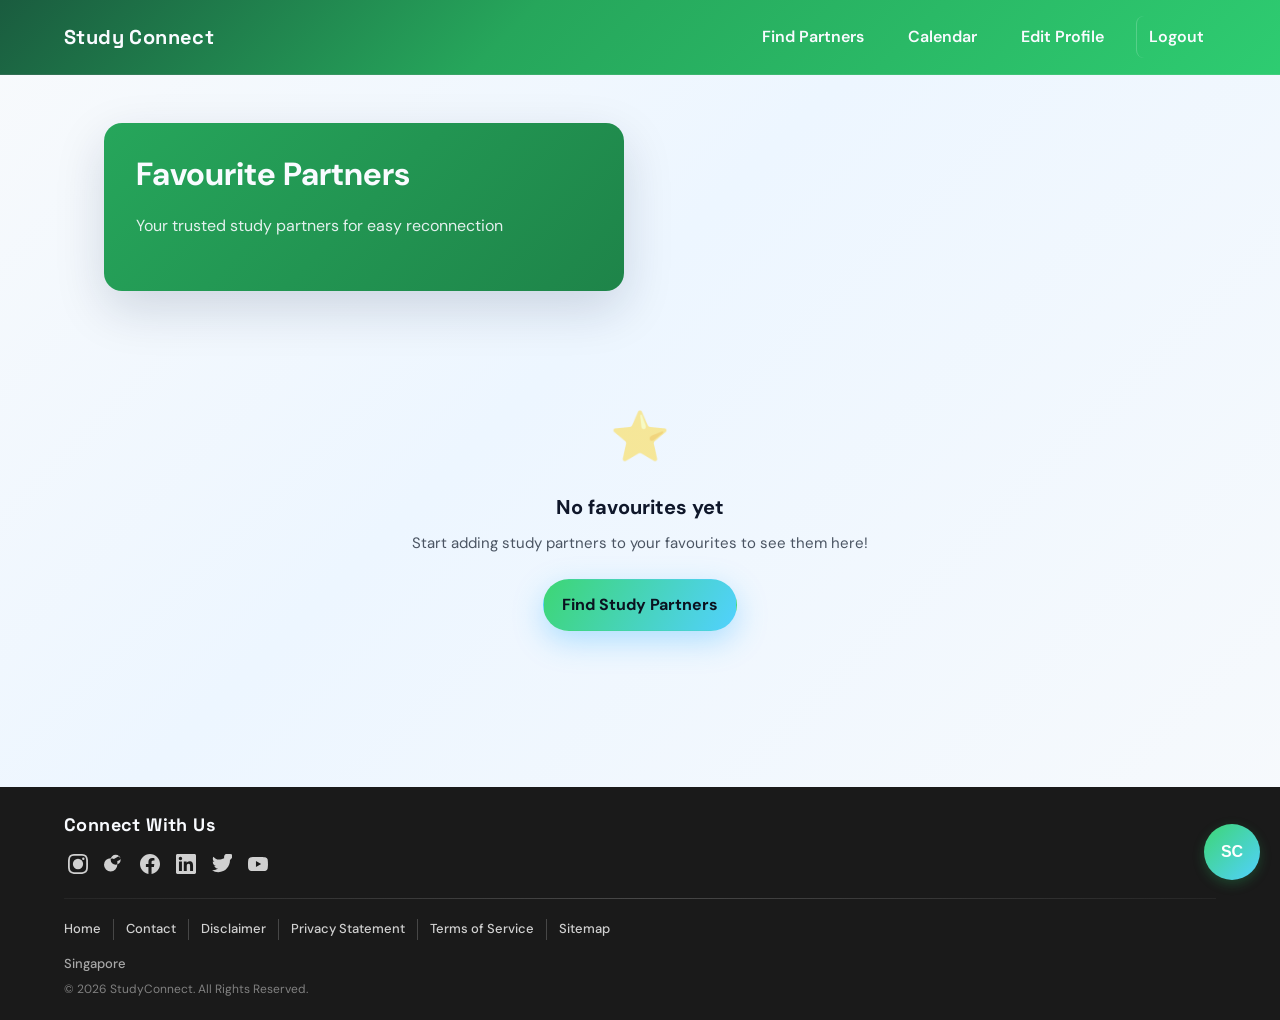
<file: favourites.html>
<!doctype html>
<html lang="en">
<head>
  <meta charset="utf-8">
  <meta name="viewport" content="width=device-width, initial-scale=1">
  <meta name="description" content="View your favourite study partners.">
  <title>Favourite Partners - Study Connect</title>
  <link rel="preconnect" href="https://fonts.googleapis.com">
  <link rel="preconnect" href="https://fonts.gstatic.com" crossorigin>
  <link href="https://fonts.googleapis.com/css2?family=Space+Grotesk:wght@400;500;600;700&family=DM+Sans:wght@400;500;600;700&display=swap" rel="stylesheet">
  <link rel="stylesheet" href="css/styles.css">
</head>
<body>
  <header class="dashboard-header">
    <div class="dashboard-nav">
      <a href="dashboard.html" class="brand">Study Connect</a>
      <nav class="dashboard-nav-links">
        <a href="dashboard.html" class="nav-link">Find Partners</a>
        <a href="calendar.html" class="nav-link">Calendar</a>
        <a href="profile.html" class="nav-link">Edit Profile</a>
        <a href="#" id="logoutBtn" class="nav-link logout-link">Logout</a>
      </nav>
    </div>
  </header>

  <main class="dashboard">
    <div class="welcome-section">
      <div class="welcome-content">
        <h1>Favourite Partners</h1>
        <p class="subtitle">Your trusted study partners for easy reconnection</p>
      </div>
    </div>

    <section class="dashboard-section">
      <div id="favouritesGrid" class="students-grid">
        <!-- Favourite partner cards will be populated here by JavaScript -->
      </div>
      
      <div id="emptyState" class="empty-state" style="display: none;">
        <div class="card-icon" style="font-size: 48px;">⭐</div>
        <h3>No favourites yet</h3>
        <p>Start adding study partners to your favourites to see them here!</p>
        <a href="dashboard.html" class="btn primary">Find Study Partners</a>
      </div>
    </section>
  </main>

  <footer class="footer">
    <div class="footer-top">
      <div class="footer-heading">
        <h3>Connect With Us</h3>
        <div class="social-icons">
          <a href="#" aria-label="Instagram" class="social-icon">
            <svg viewBox="0 0 24 24" width="20" height="20" fill="currentColor">
              <path d="M12 2.163c3.204 0 3.584.012 4.85.07 3.252.148 4.771 1.691 4.919 4.919.058 1.266.069 1.645.069 4.849 0 3.205-.012 3.584-.069 4.849-.149 3.225-1.664 4.771-4.919 4.919-1.266.058-1.644.07-4.85.07-3.204 0-3.584-.012-4.849-.07-3.26-.149-4.771-1.699-4.919-4.92-.058-1.265-.07-1.644-.07-4.849 0-3.204.013-3.583.07-4.849.149-3.227 1.664-4.771 4.919-4.919 1.266-.057 1.645-.069 4.849-.069zm0-2.163c-3.259 0-3.667.014-4.947.072-4.358.2-6.78 2.618-6.98 6.98-.059 1.281-.073 1.689-.073 4.948 0 3.259.014 3.668.072 4.948.2 4.358 2.618 6.78 6.98 6.98 1.281.058 1.689.072 4.948.072 3.259 0 3.668-.014 4.948-.072 4.354-.2 6.782-2.618 6.979-6.98.059-1.28.073-1.689.073-4.948 0-3.259-.014-3.667-.072-4.947-.196-4.354-2.617-6.78-6.979-6.98-1.281-.059-1.69-.073-4.949-.073zM5.838 12a6.162 6.162 0 1 1 12.324 0 6.162 6.162 0 0 1-12.324 0zM12 16a4 4 0 1 1 0-8 4 4 0 0 1 0 8zm4.965-10.322a1.44 1.44 0 1 1 2.881.001 1.44 1.44 0 0 1-2.881-.001z"/>
            </svg>
          </a>
          <a href="#" aria-label="TikTok" class="social-icon">
            <svg viewBox="0 0 24 24" width="20" height="20" fill="currentColor">
              <path d="M19.498 3.094c-.478-.478-1.247-.564-1.85-.307l-5.75 3.152A8.247 8.247 0 0 0 8 5a8 8 0 0 0-8 8 8 8 0 0 0 8 8 8 8 0 0 0 8-8v-4.5a5.977 5.977 0 0 0 3.498-1.906c.484-.484.484-1.268 0-1.752l-2.498-2.498zM14 13a6 6 0 1 1 0-12 6 6 0 0 1 0 12z"/>
            </svg>
          </a>
          <a href="#" aria-label="Facebook" class="social-icon">
            <svg viewBox="0 0 24 24" width="20" height="20" fill="currentColor">
              <path d="M24 12.073c0-6.627-5.373-12-12-12s-12 5.373-12 12c0 5.99 4.388 10.954 10.125 11.854v-8.385H7.078v-3.47h3.047V9.43c0-3.007 1.792-4.669 4.533-4.669 1.312 0 2.686.235 2.686.235v2.953H15.83c-1.491 0-1.956.925-1.956 1.874v2.25h3.328l-.532 3.47h-2.796v8.385C19.612 23.027 24 18.062 24 12.073z"/>
            </svg>
          </a>
          <a href="#" aria-label="LinkedIn" class="social-icon">
            <svg viewBox="0 0 24 24" width="20" height="20" fill="currentColor">
              <path d="M20.447 20.452h-3.554v-5.569c0-1.328-.027-3.037-1.852-3.037-1.853 0-2.136 1.445-2.136 2.939v5.667H9.351V9h3.414v1.561h.046c.477-.9 1.637-1.85 3.37-1.85 3.601 0 4.267 2.37 4.267 5.455v6.286zM5.337 7.433c-1.144 0-2.063-.926-2.063-2.065 0-1.138.92-2.063 2.063-2.063 1.14 0 2.064.925 2.064 2.063 0 1.139-.925 2.065-2.064 2.065zm1.782 13.019H3.555V9h3.564v11.452zM22.225 0H1.771C.792 0 0 .774 0 1.729v20.542C0 23.227.792 24 1.771 24h20.451C23.2 24 24 23.227 24 22.271V1.729C24 .774 23.2 0 22.225 0z"/>
            </svg>
          </a>
          <a href="#" aria-label="X (Twitter)" class="social-icon">
            <svg viewBox="0 0 24 24" width="20" height="20" fill="currentColor">
              <path d="M23.953 4.57a10 10 0 002.856-3.215 9.954 9.954 0 01-2.825.775 4.958 4.958 0 002.163-2.723c-.951.555-2.005.959-3.127 1.184a4.92 4.92 0 00-8.384 4.482C7.69 8.095 4.067 6.13 1.64 3.162a4.822 4.822 0 00-.666 2.475c0 1.71.87 3.213 2.188 4.096a4.904 4.904 0 01-2.228-.616v.06a4.923 4.923 0 003.946 4.827 4.996 4.996 0 01-2.212.085 4.936 4.936 0 004.604 3.417 9.867 9.867 0 01-6.102 2.105c-.39 0-.779-.023-1.17-.067a13.995 13.995 0 007.557 2.209c9.053 0 13.998-7.496 13.998-13.985 0-.21 0-.42-.015-.63A9.935 9.935 0 0024 4.59z"/>
            </svg>
          </a>
          <a href="#" aria-label="YouTube" class="social-icon">
            <svg viewBox="0 0 24 24" width="20" height="20" fill="currentColor">
              <path d="M23.498 6.186a3.016 3.016 0 0 0-2.122-2.136C19.505 3.545 12 3.545 12 3.545s-7.505 0-9.377.505A3.017 3.017 0 0 0 .502 6.186C0 8.07 0 12 0 12s0 3.93.502 5.814a3.016 3.016 0 0 0 2.122 2.136c1.871.505 9.376.505 9.376.505s7.505 0 9.377-.505a3.015 3.015 0 0 0 2.122-2.136C24 15.93 24 12 24 12s0-3.93-.502-5.814zM9.545 15.568V8.432L15.818 12l-6.273 3.568z"/>
            </svg>
          </a>
        </div>
      </div>
    </div>

    <div class="footer-divider"></div>

    <div class="footer-bottom">
      <div class="footer-links">
        <a href="#home">Home</a>
        <a href="#contact">Contact</a>
        <a href="#disclaimer">Disclaimer</a>
        <a href="#privacy">Privacy Statement</a>
        <a href="#terms">Terms of Service</a>
        <a href="#sitemap">Sitemap</a>
      </div>

      <div class="footer-info">
        <p class="footer-location">Singapore</p>
        <p class="footer-copyright">© 2026 StudyConnect. All Rights Reserved.</p>
      </div>
    </div>
  </footer>

  <button id="chatToggle" class="chat-toggle" aria-label="Open Study Connect assistant">SC</button>
  <div id="chatWidget" class="chat-widget" aria-live="polite">
    <div class="chat-header">
      <span>Study Connect Assistant</span>
      <button id="clearChatBtn" aria-label="Clear chat history" title="Clear chat">🗑️</button>
      <button id="chatClose" aria-label="Close chat">Close</button>
    </div>
    <div id="chatMessages" class="chat-messages"></div>
    <div class="chat-input">
      <input id="chatInput" type="text" placeholder="Ask about study partners or calendar" aria-label="Chat input">
      <button id="chatSend" aria-label="Send message">Send</button>
    </div>
  </div>

  <div id="toast" role="status" aria-live="polite" aria-atomic="true"></div>

  <script src="js/app.js?v=3"></script>
  <script>
    window.addEventListener('DOMContentLoaded', () => {
      window.initFavourites();
    });
  </script>
</body>
</html>
</file>
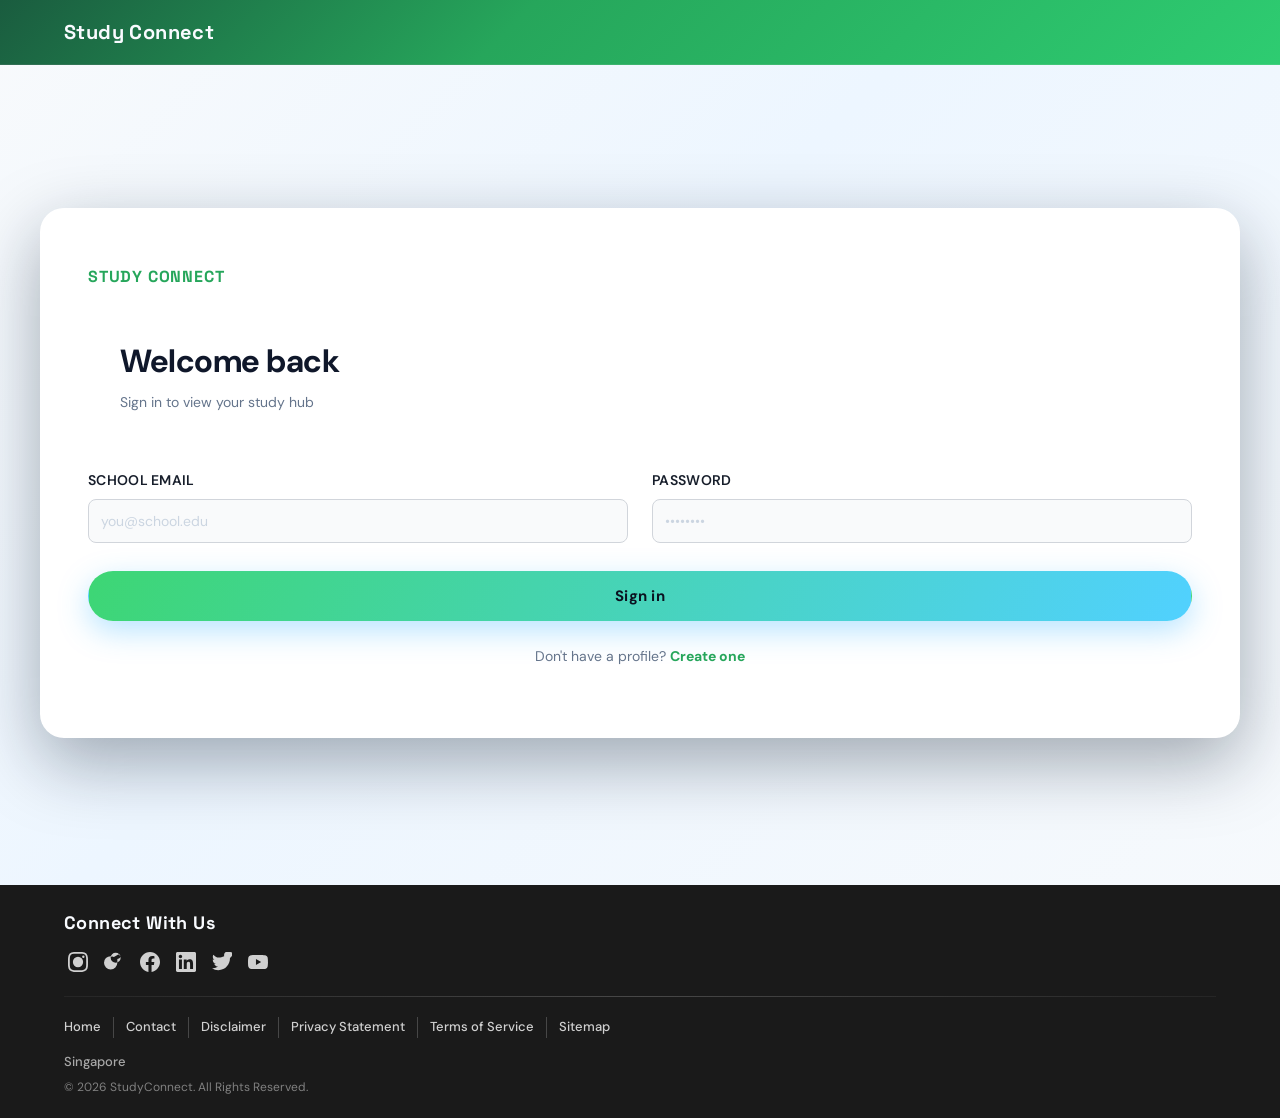
<file: login.html>
<!doctype html>
<html lang="en">
<head>
  <meta charset="utf-8">
  <meta name="viewport" content="width=device-width, initial-scale=1">
  <meta name="description" content="Sign in to Study Connect to view your study hub.">
  <title>Login - Study Connect</title>
  <link rel="preconnect" href="https://fonts.googleapis.com">
  <link rel="preconnect" href="https://fonts.gstatic.com" crossorigin>
  <link href="https://fonts.googleapis.com/css2?family=Space+Grotesk:wght@400;500;600;700&family=DM+Sans:wght@400;500;600;700&display=swap" rel="stylesheet">
  <link rel="stylesheet" href="css/styles.css">
</head>
<body class="auth-page">
  <header class="dashboard-header">
    <div class="dashboard-nav">
      <a href="index.html" class="brand">Study Connect</a>
      <nav class="dashboard-nav-links">
      </nav>
    </div>
  </header>

  <main class="auth-shell">
    <div class="auth-container">
      <div class="auth-card">
        <a href="index.html" class="auth-logo">Study Connect</a>
        <div class="auth-header">
          <h1>Welcome back</h1>
          <p>Sign in to view your study hub</p>
        </div>

        <form id="loginForm" class="auth-form">
          <div class="form-group">
            <label for="email">School email</label>
            <input type="email" id="email" name="email" placeholder="you@school.edu" required>
            <span class="error-msg" id="emailError"></span>
          </div>

          <div class="form-group">
            <label for="password">Password</label>
            <input type="password" id="password" name="password" placeholder="••••••••" required>
            <span class="error-msg" id="passwordError"></span>
          </div>

          <button type="submit" class="btn primary full-width">Sign in</button>
          <span class="error-msg" id="loginError"></span>
        </form>

        <div class="auth-footer">
          <p>Don't have a profile? <a href="profile.html">Create one</a></p>
        </div>
      </div>
    </div>
  </main>

  <footer class="footer">
    <div class="footer-top">
      <div class="footer-heading">
        <h3>Connect With Us</h3>
        <div class="social-icons">
          <a href="#" aria-label="Instagram" class="social-icon">
            <svg viewBox="0 0 24 24" width="20" height="20" fill="currentColor">
              <path d="M12 2.163c3.204 0 3.584.012 4.85.07 3.252.148 4.771 1.691 4.919 4.919.058 1.266.069 1.645.069 4.849 0 3.205-.012 3.584-.069 4.849-.149 3.225-1.664 4.771-4.919 4.919-1.266.058-1.644.07-4.85.07-3.204 0-3.584-.012-4.849-.07-3.26-.149-4.771-1.699-4.919-4.92-.058-1.265-.07-1.644-.07-4.849 0-3.204.013-3.583.07-4.849.149-3.227 1.664-4.771 4.919-4.919 1.266-.057 1.645-.069 4.849-.069zm0-2.163c-3.259 0-3.667.014-4.947.072-4.358.2-6.78 2.618-6.98 6.98-.059 1.281-.073 1.689-.073 4.948 0 3.259.014 3.668.072 4.948.2 4.358 2.618 6.78 6.98 6.98 1.281.058 1.689.072 4.948.072 3.259 0 3.668-.014 4.948-.072 4.354-.2 6.782-2.618 6.979-6.98.059-1.28.073-1.689.073-4.948 0-3.259-.014-3.667-.072-4.947-.196-4.354-2.617-6.78-6.979-6.98-1.281-.059-1.69-.073-4.949-.073zM5.838 12a6.162 6.162 0 1 1 12.324 0 6.162 6.162 0 0 1-12.324 0zM12 16a4 4 0 1 1 0-8 4 4 0 0 1 0 8zm4.965-10.322a1.44 1.44 0 1 1 2.881.001 1.44 1.44 0 0 1-2.881-.001z"/>
            </svg>
          </a>
          <a href="#" aria-label="TikTok" class="social-icon">
            <svg viewBox="0 0 24 24" width="20" height="20" fill="currentColor">
              <path d="M19.498 3.094c-.478-.478-1.247-.564-1.85-.307l-5.75 3.152A8.247 8.247 0 0 0 8 5a8 8 0 0 0-8 8 8 8 0 0 0 8 8 8 8 0 0 0 8-8v-4.5a5.977 5.977 0 0 0 3.498-1.906c.484-.484.484-1.268 0-1.752l-2.498-2.498zM14 13a6 6 0 1 1 0-12 6 6 0 0 1 0 12z"/>
            </svg>
          </a>
          <a href="#" aria-label="Facebook" class="social-icon">
            <svg viewBox="0 0 24 24" width="20" height="20" fill="currentColor">
              <path d="M24 12.073c0-6.627-5.373-12-12-12s-12 5.373-12 12c0 5.99 4.388 10.954 10.125 11.854v-8.385H7.078v-3.47h3.047V9.43c0-3.007 1.792-4.669 4.533-4.669 1.312 0 2.686.235 2.686.235v2.953H15.83c-1.491 0-1.956.925-1.956 1.874v2.25h3.328l-.532 3.47h-2.796v8.385C19.612 23.027 24 18.062 24 12.073z"/>
            </svg>
          </a>
          <a href="#" aria-label="LinkedIn" class="social-icon">
            <svg viewBox="0 0 24 24" width="20" height="20" fill="currentColor">
              <path d="M20.447 20.452h-3.554v-5.569c0-1.328-.027-3.037-1.852-3.037-1.853 0-2.136 1.445-2.136 2.939v5.667H9.351V9h3.414v1.561h.046c.477-.9 1.637-1.85 3.37-1.85 3.601 0 4.267 2.37 4.267 5.455v6.286zM5.337 7.433c-1.144 0-2.063-.926-2.063-2.065 0-1.138.92-2.063 2.063-2.063 1.14 0 2.064.925 2.064 2.063 0 1.139-.925 2.065-2.064 2.065zm1.782 13.019H3.555V9h3.564v11.452zM22.225 0H1.771C.792 0 0 .774 0 1.729v20.542C0 23.227.792 24 1.771 24h20.451C23.2 24 24 23.227 24 22.271V1.729C24 .774 23.2 0 22.225 0z"/>
            </svg>
          </a>
          <a href="#" aria-label="X (Twitter)" class="social-icon">
            <svg viewBox="0 0 24 24" width="20" height="20" fill="currentColor">
              <path d="M23.953 4.57a10 10 0 002.856-3.215 9.954 9.954 0 01-2.825.775 4.958 4.958 0 002.163-2.723c-.951.555-2.005.959-3.127 1.184a4.92 4.92 0 00-8.384 4.482C7.69 8.095 4.067 6.13 1.64 3.162a4.822 4.822 0 00-.666 2.475c0 1.71.87 3.213 2.188 4.096a4.904 4.904 0 01-2.228-.616v.06a4.923 4.923 0 003.946 4.827 4.996 4.996 0 01-2.212.085 4.936 4.936 0 004.604 3.417 9.867 9.867 0 01-6.102 2.105c-.39 0-.779-.023-1.17-.067a13.995 13.995 0 007.557 2.209c9.053 0 13.998-7.496 13.998-13.985 0-.21 0-.42-.015-.63A9.935 9.935 0 0024 4.59z"/>
            </svg>
          </a>
          <a href="#" aria-label="YouTube" class="social-icon">
            <svg viewBox="0 0 24 24" width="20" height="20" fill="currentColor">
              <path d="M23.498 6.186a3.016 3.016 0 0 0-2.122-2.136C19.505 3.545 12 3.545 12 3.545s-7.505 0-9.377.505A3.017 3.017 0 0 0 .502 6.186C0 8.07 0 12 0 12s0 3.93.502 5.814a3.016 3.016 0 0 0 2.122 2.136c1.871.505 9.376.505 9.376.505s7.505 0 9.377-.505a3.015 3.015 0 0 0 2.122-2.136C24 15.93 24 12 24 12s0-3.93-.502-5.814zM9.545 15.568V8.432L15.818 12l-6.273 3.568z"/>
            </svg>
          </a>
        </div>
      </div>
    </div>

    <div class="footer-divider"></div>

    <div class="footer-bottom">
      <div class="footer-links">
        <a href="index.html">Home</a>
        <a href="#contact">Contact</a>
        <a href="#disclaimer">Disclaimer</a>
        <a href="#privacy">Privacy Statement</a>
        <a href="#terms">Terms of Service</a>
        <a href="#sitemap">Sitemap</a>
      </div>

      <div class="footer-info">
        <p class="footer-location">Singapore</p>
        <p class="footer-copyright">© 2026 StudyConnect. All Rights Reserved.</p>
      </div>
    </div>
  </footer>

  <script src="js/app.js?v=3" defer></script>
  <script>
    document.addEventListener("DOMContentLoaded", () => {
      // Populate email field with last used email if available
      window.populateLoginForm();

      // Handle login form submission
      const loginForm = document.getElementById("loginForm");
      if (loginForm) {
        loginForm.addEventListener("submit", (e) => {
          e.preventDefault();
          window.handleLogin();
        });
      }
    });
  </script>
</body>
</html>
</file>
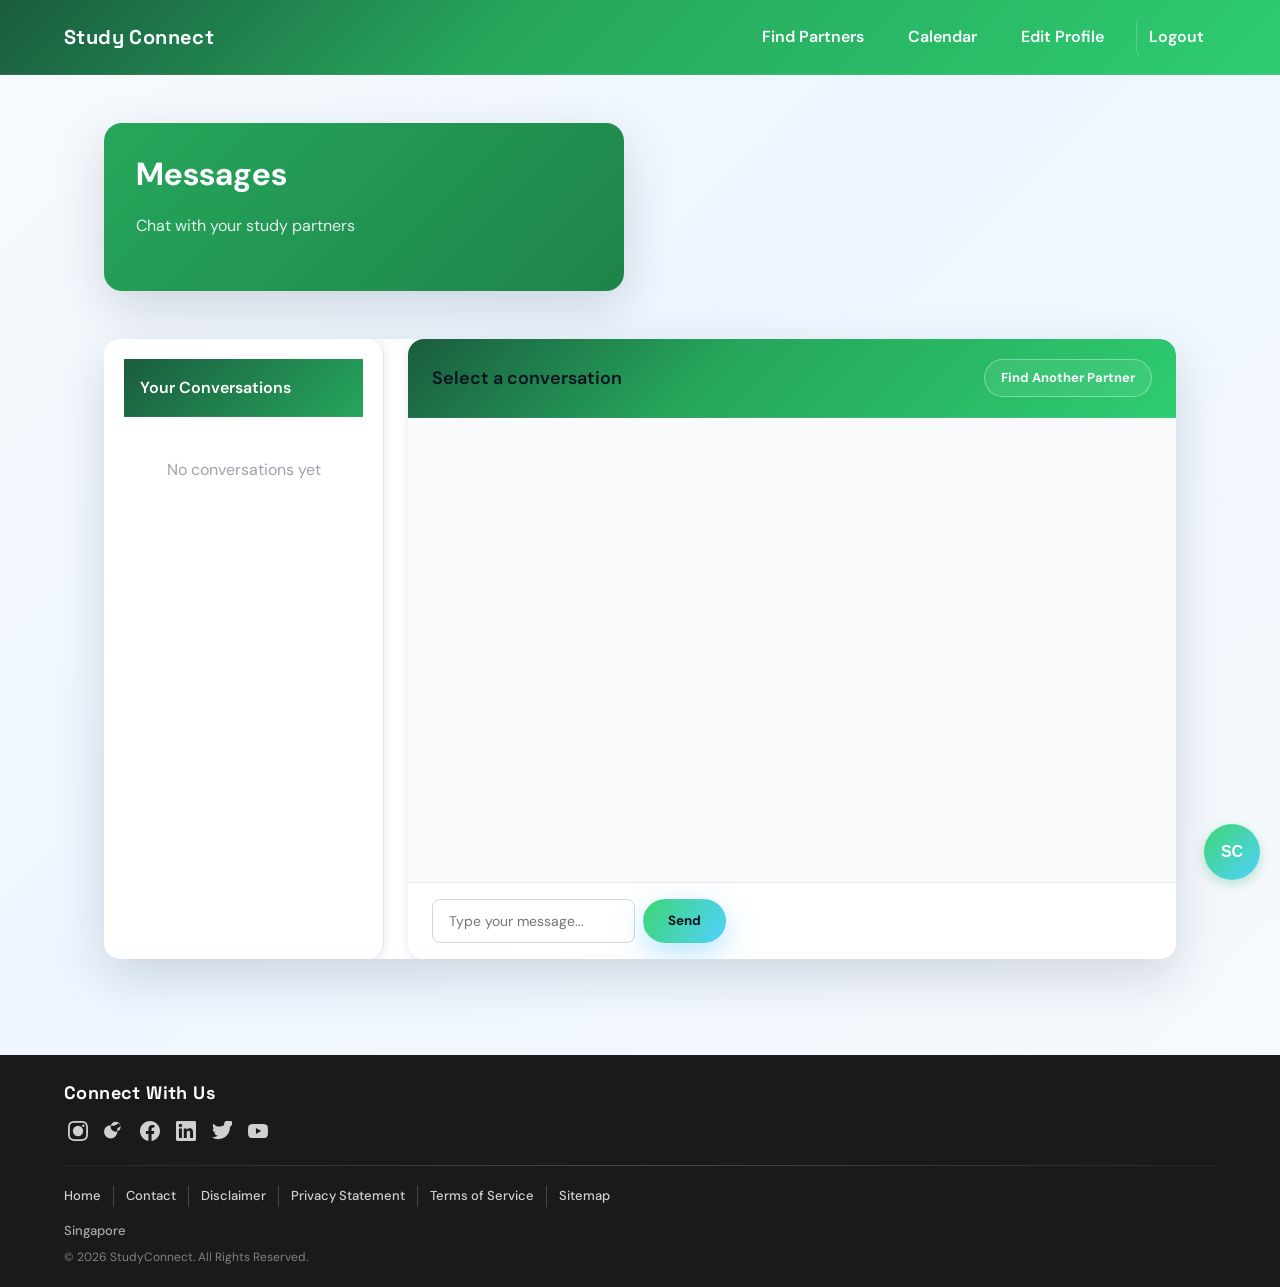
<file: messages.html>
<!doctype html>
<html lang="en">
<head>
  <meta charset="utf-8">
  <meta name="viewport" content="width=device-width, initial-scale=1">
  <meta name="description" content="View your messages and chat with study partners.">
  <title>Messages - Study Connect</title>
  <link rel="preconnect" href="https://fonts.googleapis.com">
  <link rel="preconnect" href="https://fonts.gstatic.com" crossorigin>
  <link href="https://fonts.googleapis.com/css2?family=Space+Grotesk:wght@400;500;600;700&family=DM+Sans:wght@400;500;600;700&display=swap" rel="stylesheet">
  <link rel="stylesheet" href="css/styles.css">
</head>
<body>
  <header class="dashboard-header">
    <div class="dashboard-nav">
      <a href="dashboard.html" class="brand">Study Connect</a>
      <nav class="dashboard-nav-links">
        <a href="dashboard.html" class="nav-link">Find Partners</a>
        <a href="calendar.html" class="nav-link">Calendar</a>
        <a href="profile.html" class="nav-link">Edit Profile</a>
        <a href="#" id="logoutBtn" class="nav-link logout-link">Logout</a>
      </nav>
    </div>
  </header>

  <main class="dashboard">
    <div class="welcome-section">
      <div class="welcome-content">
        <h1>Messages</h1>
        <p class="subtitle">Chat with your study partners</p>
      </div>
    </div>

    <section class="dashboard-section">
      <div class="messages-container">
        <div class="conversations-sidebar">
          <h3>Your Conversations</h3>
          <div id="conversationsList" class="conversations-list">
            <!-- Conversation list will be populated here -->
          </div>
        </div>

        <div class="chat-view">
          <div id="chatHeader" class="chat-view-header">
            <div class="chat-header-content">
              <div class="chat-partner-info">
                <h2 id="partnerName">Select a conversation</h2>
                <p id="partnerSchool" class="partner-school"></p>
              </div>
              <a href="dashboard.html" class="btn ghost small">Find Another Partner</a>
            </div>
          </div>
          
          <div id="chatContent" class="chat-messages-view">
            <!-- Chat messages will be displayed here -->
          </div>
          
          <div class="chat-input-area">
            <div class="message-input-wrapper">
              <input type="text" id="messageInput" placeholder="Type your message..." aria-label="Message input">
              <button id="sendMessageBtn" class="btn primary">Send</button>
            </div>
          </div>
        </div>
      </div>
    </section>
  </main>

  <footer class="footer">
    <div class="footer-top">
      <div class="footer-heading">
        <h3>Connect With Us</h3>
        <div class="social-icons">
          <a href="#" aria-label="Instagram" class="social-icon">
            <svg viewBox="0 0 24 24" width="20" height="20" fill="currentColor">
              <path d="M12 2.163c3.204 0 3.584.012 4.85.07 3.252.148 4.771 1.691 4.919 4.919.058 1.266.069 1.645.069 4.849 0 3.205-.012 3.584-.069 4.849-.149 3.225-1.664 4.771-4.919 4.919-1.266.058-1.644.07-4.85.07-3.204 0-3.584-.012-4.849-.07-3.26-.149-4.771-1.699-4.919-4.92-.058-1.265-.07-1.644-.07-4.849 0-3.204.013-3.583.07-4.849.149-3.227 1.664-4.771 4.919-4.919 1.266-.057 1.645-.069 4.849-.069zm0-2.163c-3.259 0-3.667.014-4.947.072-4.358.2-6.78 2.618-6.98 6.98-.059 1.281-.073 1.689-.073 4.948 0 3.259.014 3.668.072 4.948.2 4.358 2.618 6.78 6.98 6.98 1.281.058 1.689.072 4.948.072 3.259 0 3.668-.014 4.948-.072 4.354-.2 6.782-2.618 6.979-6.98.059-1.28.073-1.689.073-4.948 0-3.259-.014-3.667-.072-4.947-.196-4.354-2.617-6.78-6.979-6.98-1.281-.059-1.69-.073-4.949-.073zM5.838 12a6.162 6.162 0 1 1 12.324 0 6.162 6.162 0 0 1-12.324 0zM12 16a4 4 0 1 1 0-8 4 4 0 0 1 0 8zm4.965-10.322a1.44 1.44 0 1 1 2.881.001 1.44 1.44 0 0 1-2.881-.001z"/>
            </svg>
          </a>
          <a href="#" aria-label="TikTok" class="social-icon">
            <svg viewBox="0 0 24 24" width="20" height="20" fill="currentColor">
              <path d="M19.498 3.094c-.478-.478-1.247-.564-1.85-.307l-5.75 3.152A8.247 8.247 0 0 0 8 5a8 8 0 0 0-8 8 8 8 0 0 0 8 8 8 8 0 0 0 8-8v-4.5a5.977 5.977 0 0 0 3.498-1.906c.484-.484.484-1.268 0-1.752l-2.498-2.498zM14 13a6 6 0 1 1 0-12 6 6 0 0 1 0 12z"/>
            </svg>
          </a>
          <a href="#" aria-label="Facebook" class="social-icon">
            <svg viewBox="0 0 24 24" width="20" height="20" fill="currentColor">
              <path d="M24 12.073c0-6.627-5.373-12-12-12s-12 5.373-12 12c0 5.99 4.388 10.954 10.125 11.854v-8.385H7.078v-3.47h3.047V9.43c0-3.007 1.792-4.669 4.533-4.669 1.312 0 2.686.235 2.686.235v2.953H15.83c-1.491 0-1.956.925-1.956 1.874v2.25h3.328l-.532 3.47h-2.796v8.385C19.612 23.027 24 18.062 24 12.073z"/>
            </svg>
          </a>
          <a href="#" aria-label="LinkedIn" class="social-icon">
            <svg viewBox="0 0 24 24" width="20" height="20" fill="currentColor">
              <path d="M20.447 20.452h-3.554v-5.569c0-1.328-.027-3.037-1.852-3.037-1.853 0-2.136 1.445-2.136 2.939v5.667H9.351V9h3.414v1.561h.046c.477-.9 1.637-1.85 3.37-1.85 3.601 0 4.267 2.37 4.267 5.455v6.286zM5.337 7.433c-1.144 0-2.063-.926-2.063-2.065 0-1.138.92-2.063 2.063-2.063 1.14 0 2.064.925 2.064 2.063 0 1.139-.925 2.065-2.064 2.065zm1.782 13.019H3.555V9h3.564v11.452zM22.225 0H1.771C.792 0 0 .774 0 1.729v20.542C0 23.227.792 24 1.771 24h20.451C23.2 24 24 23.227 24 22.271V1.729C24 .774 23.2 0 22.225 0z"/>
            </svg>
          </a>
          <a href="#" aria-label="X (Twitter)" class="social-icon">
            <svg viewBox="0 0 24 24" width="20" height="20" fill="currentColor">
              <path d="M23.953 4.57a10 10 0 002.856-3.215 9.954 9.954 0 01-2.825.775 4.958 4.958 0 002.163-2.723c-.951.555-2.005.959-3.127 1.184a4.92 4.92 0 00-8.384 4.482C7.69 8.095 4.067 6.13 1.64 3.162a4.822 4.822 0 00-.666 2.475c0 1.71.87 3.213 2.188 4.096a4.904 4.904 0 01-2.228-.616v.06a4.923 4.923 0 003.946 4.827 4.996 4.996 0 01-2.212.085 4.936 4.936 0 004.604 3.417 9.867 9.867 0 01-6.102 2.105c-.39 0-.779-.023-1.17-.067a13.995 13.995 0 007.557 2.209c9.053 0 13.998-7.496 13.998-13.985 0-.21 0-.42-.015-.63A9.935 9.935 0 0024 4.59z"/>
            </svg>
          </a>
          <a href="#" aria-label="YouTube" class="social-icon">
            <svg viewBox="0 0 24 24" width="20" height="20" fill="currentColor">
              <path d="M23.498 6.186a3.016 3.016 0 0 0-2.122-2.136C19.505 3.545 12 3.545 12 3.545s-7.505 0-9.377.505A3.017 3.017 0 0 0 .502 6.186C0 8.07 0 12 0 12s0 3.93.502 5.814a3.016 3.016 0 0 0 2.122 2.136c1.871.505 9.376.505 9.376.505s7.505 0 9.377-.505a3.015 3.015 0 0 0 2.122-2.136C24 15.93 24 12 24 12s0-3.93-.502-5.814zM9.545 15.568V8.432L15.818 12l-6.273 3.568z"/>
            </svg>
          </a>
        </div>
      </div>
    </div>

    <div class="footer-divider"></div>

    <div class="footer-bottom">
      <div class="footer-links">
        <a href="#home">Home</a>
        <a href="#contact">Contact</a>
        <a href="#disclaimer">Disclaimer</a>
        <a href="#privacy">Privacy Statement</a>
        <a href="#terms">Terms of Service</a>
        <a href="#sitemap">Sitemap</a>
      </div>

      <div class="footer-info">
        <p class="footer-location">Singapore</p>
        <p class="footer-copyright">© 2026 StudyConnect. All Rights Reserved.</p>
      </div>
    </div>
  </footer>

  <button id="chatToggle" class="chat-toggle" aria-label="Open Study Connect assistant">SC</button>
  <div id="chatWidget" class="chat-widget" aria-live="polite">
    <div class="chat-header">
      <span>Study Connect Assistant</span>
      <button id="clearChatBtn" aria-label="Clear chat history" title="Clear chat">🗑️</button>
      <button id="chatClose" aria-label="Close chat">Close</button>
    </div>
    <div id="chatMessages" class="chat-messages"></div>
    <div class="chat-input">
      <input id="chatInput" type="text" placeholder="Ask about study partners or calendar" aria-label="Chat input">
      <button id="chatSend" aria-label="Send message">Send</button>
    </div>
  </div>

  <div id="toast" role="status" aria-live="polite" aria-atomic="true"></div>

  <script src="js/app.js?v=3"></script>
  <script>
    window.addEventListener('DOMContentLoaded', () => {
      window.initMessages();
    });
  </script>
</body>
</html>
</file>
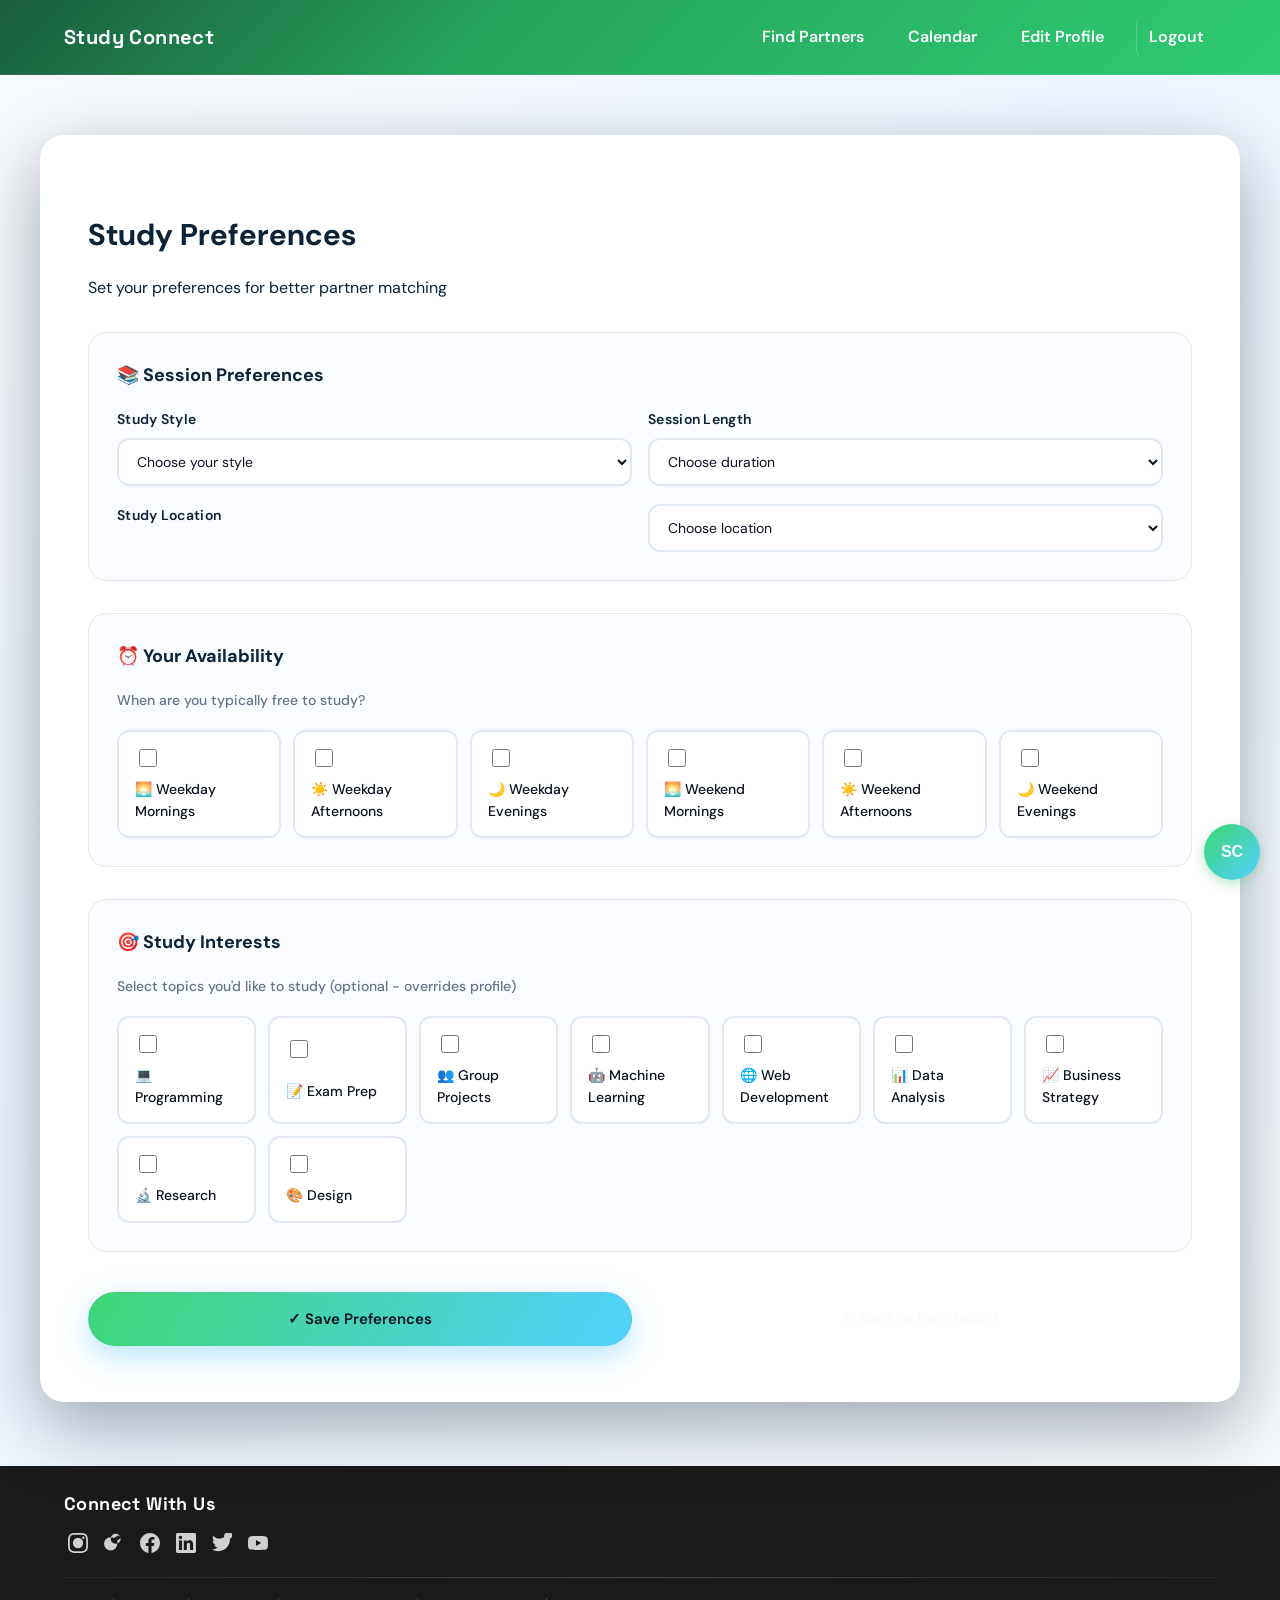
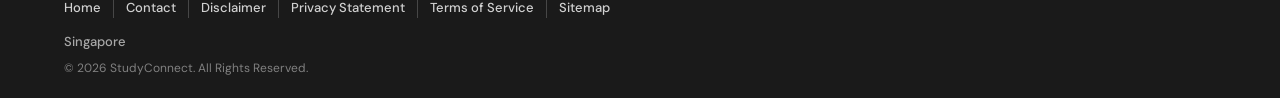
<file: preferences.html>
<!doctype html>
<html lang="en">
<head>
  <meta charset="utf-8">
  <meta name="viewport" content="width=device-width, initial-scale=1">
  <meta name="description" content="Set your study preferences for better partner matching.">
  <title>Study Preferences - Study Connect</title>
  <link rel="preconnect" href="https://fonts.googleapis.com">
  <link rel="preconnect" href="https://fonts.gstatic.com" crossorigin>
  <link href="https://fonts.googleapis.com/css2?family=Space+Grotesk:wght@400;500;600;700&family=DM+Sans:wght@400;500;600;700&display=swap" rel="stylesheet">
  <link rel="stylesheet" href="css/styles.css">
</head>
<body>
  <header class="dashboard-header">
    <div class="dashboard-nav">
      <a href="dashboard.html" class="brand">Study Connect</a>
      <nav class="dashboard-nav-links">
        <a href="dashboard.html" class="nav-link">Find Partners</a>
        <a href="calendar.html" class="nav-link">Calendar</a>
        <a href="profile.html" class="nav-link">Edit Profile</a>
        <a href="#" id="logoutBtn" class="nav-link logout-link">Logout</a>
      </nav>
    </div>
  </header>

  <main class="auth-shell">
    <div class="auth-container">
      <div class="auth-card">
        <div class="auth-header-content">
          <h1>Study Preferences</h1>
          <p>Set your preferences for better partner matching</p>
        </div>

        <form id="preferencesForm" class="preferences-form">
          <!-- Session Preferences Section -->
          <div class="preferences-section">
            <h2 class="section-title">📚 Session Preferences</h2>
            
            <div class="form-row">
              <div class="form-col">
                <label for="studyStyle" class="form-label">Study Style</label>
                <select id="studyStyle" name="studyStyle" class="form-select" required>
                  <option value="">Choose your style</option>
                  <option value="solo-focus">Solo Focus (work independently)</option>
                  <option value="collaborative">Collaborative (discuss together)</option>
                  <option value="teaching">Teaching & Explaining</option>
                  <option value="problem-solving">Problem Solving</option>
                  <option value="review-sessions">Review Sessions</option>
                </select>
              </div>
              
              <div class="form-col">
                <label for="sessionLength" class="form-label">Session Length</label>
                <select id="sessionLength" name="sessionLength" class="form-select" required>
                  <option value="">Choose duration</option>
                  <option value="30min">30 minutes</option>
                  <option value="1hour">1 hour</option>
                  <option value="2hours">2 hours</option>
                  <option value="3hours">3+ hours</option>
                </select>
              </div>
            </div>

            <div class="form-row full-span">
              <label for="studyLocation" class="form-label">Study Location</label>
              <select id="studyLocation" name="studyLocation" class="form-select" required>
                <option value="">Choose location</option>
                <option value="library">📖 Library</option>
                <option value="cafe">☕ Café</option>
                <option value="campus">🏫 Campus Study Rooms</option>
                <option value="online">💻 Online/Virtual</option>
                <option value="flexible">🤝 Flexible</option>
              </select>
            </div>
          </div>

          <!-- Availability Section -->
          <div class="preferences-section">
            <h2 class="section-title">⏰ Your Availability</h2>
            <p class="section-desc">When are you typically free to study?</p>
            <div class="availability-grid">
              <label class="availability-chip">
                <input type="checkbox" name="availability" value="Weekday Mornings">
                <span>🌅 Weekday Mornings</span>
              </label>
              <label class="availability-chip">
                <input type="checkbox" name="availability" value="Weekday Afternoons">
                <span>☀️ Weekday Afternoons</span>
              </label>
              <label class="availability-chip">
                <input type="checkbox" name="availability" value="Weekday Evenings">
                <span>🌙 Weekday Evenings</span>
              </label>
              <label class="availability-chip">
                <input type="checkbox" name="availability" value="Weekend Mornings">
                <span>🌅 Weekend Mornings</span>
              </label>
              <label class="availability-chip">
                <input type="checkbox" name="availability" value="Weekend Afternoons">
                <span>☀️ Weekend Afternoons</span>
              </label>
              <label class="availability-chip">
                <input type="checkbox" name="availability" value="Weekend Evenings">
                <span>🌙 Weekend Evenings</span>
              </label>
            </div>
          </div>

          <!-- Study Interests Section -->
          <div class="preferences-section">
            <h2 class="section-title">🎯 Study Interests</h2>
            <p class="section-desc">Select topics you'd like to study (optional - overrides profile)</p>
            <div class="interests-grid">
              <label class="interest-chip">
                <input type="checkbox" name="interests" value="Programming">
                <span>💻 Programming</span>
              </label>
              <label class="interest-chip">
                <input type="checkbox" name="interests" value="Exam Prep">
                <span>📝 Exam Prep</span>
              </label>
              <label class="interest-chip">
                <input type="checkbox" name="interests" value="Group Projects">
                <span>👥 Group Projects</span>
              </label>
              <label class="interest-chip">
                <input type="checkbox" name="interests" value="Machine Learning">
                <span>🤖 Machine Learning</span>
              </label>
              <label class="interest-chip">
                <input type="checkbox" name="interests" value="Web Development">
                <span>🌐 Web Development</span>
              </label>
              <label class="interest-chip">
                <input type="checkbox" name="interests" value="Data Analysis">
                <span>📊 Data Analysis</span>
              </label>
              <label class="interest-chip">
                <input type="checkbox" name="interests" value="Business Strategy">
                <span>📈 Business Strategy</span>
              </label>
              <label class="interest-chip">
                <input type="checkbox" name="interests" value="Research">
                <span>🔬 Research</span>
              </label>
              <label class="interest-chip">
                <input type="checkbox" name="interests" value="Design">
                <span>🎨 Design</span>
              </label>
            </div>
          </div>

          <!-- Action Buttons -->
          <div class="preferences-section action-section">
            <button type="submit" class="btn primary">✓ Save Preferences</button>
            <a href="dashboard.html" class="btn ghost">← Back to Dashboard</a>
          </div>
        </form>
      </div>
    </div>
  </main>

  <footer class="footer">
    <div class="footer-top">
      <div class="footer-heading">
        <h3>Connect With Us</h3>
        <div class="social-icons">
          <a href="#" aria-label="Instagram" class="social-icon">
            <svg viewBox="0 0 24 24" width="20" height="20" fill="currentColor">
              <path d="M12 2.163c3.204 0 3.584.012 4.85.07 3.252.148 4.771 1.691 4.919 4.919.058 1.266.069 1.645.069 4.849 0 3.205-.012 3.584-.069 4.849-.149 3.225-1.664 4.771-4.919 4.919-1.266.058-1.644.07-4.85.07-3.204 0-3.584-.012-4.849-.07-3.26-.149-4.771-1.699-4.919-4.92-.058-1.265-.07-1.644-.07-4.849 0-3.204.013-3.583.07-4.849.149-3.227 1.664-4.771 4.919-4.919 1.266-.057 1.645-.069 4.849-.069zm0-2.163c-3.259 0-3.667.014-4.947.072-4.358.2-6.78 2.618-6.98 6.98-.059 1.281-.073 1.689-.073 4.948 0 3.259.014 3.668.072 4.948.2 4.358 2.618 6.78 6.98 6.98 1.281.058 1.689.072 4.948.072 3.259 0 3.668-.014 4.948-.072 4.354-.2 6.782-2.618 6.979-6.98.059-1.28.073-1.689.073-4.948 0-3.259-.014-3.667-.072-4.947-.196-4.354-2.617-6.78-6.979-6.98-1.281-.059-1.69-.073-4.949-.073zM5.838 12a6.162 6.162 0 1 1 12.324 0 6.162 6.162 0 0 1-12.324 0zM12 16a4 4 0 1 1 0-8 4 4 0 0 1 0 8zm4.965-10.322a1.44 1.44 0 1 1 2.881.001 1.44 1.44 0 0 1-2.881-.001z"/>
            </svg>
          </a>
          <a href="#" aria-label="TikTok" class="social-icon">
            <svg viewBox="0 0 24 24" width="20" height="20" fill="currentColor">
              <path d="M19.498 3.094c-.478-.478-1.247-.564-1.85-.307l-5.75 3.152A8.247 8.247 0 0 0 8 5a8 8 0 0 0-8 8 8 8 0 0 0 8 8 8 8 0 0 0 8-8v-4.5a5.977 5.977 0 0 0 3.498-1.906c.484-.484.484-1.268 0-1.752l-2.498-2.498zM14 13a6 6 0 1 1 0-12 6 6 0 0 1 0 12z"/>
            </svg>
          </a>
          <a href="#" aria-label="Facebook" class="social-icon">
            <svg viewBox="0 0 24 24" width="20" height="20" fill="currentColor">
              <path d="M24 12.073c0-6.627-5.373-12-12-12s-12 5.373-12 12c0 5.99 4.388 10.954 10.125 11.854v-8.385H7.078v-3.47h3.047V9.43c0-3.007 1.792-4.669 4.533-4.669 1.312 0 2.686.235 2.686.235v2.953H15.83c-1.491 0-1.956.925-1.956 1.874v2.25h3.328l-.532 3.47h-2.796v8.385C19.612 23.027 24 18.062 24 12.073z"/>
            </svg>
          </a>
          <a href="#" aria-label="LinkedIn" class="social-icon">
            <svg viewBox="0 0 24 24" width="20" height="20" fill="currentColor">
              <path d="M20.447 20.452h-3.554v-5.569c0-1.328-.027-3.037-1.852-3.037-1.853 0-2.136 1.445-2.136 2.939v5.667H9.351V9h3.414v1.561h.046c.477-.9 1.637-1.85 3.37-1.85 3.601 0 4.267 2.37 4.267 5.455v6.286zM5.337 7.433c-1.144 0-2.063-.926-2.063-2.065 0-1.138.92-2.063 2.063-2.063 1.14 0 2.064.925 2.064 2.063 0 1.139-.925 2.065-2.064 2.065zm1.782 13.019H3.555V9h3.564v11.452zM22.225 0H1.771C.792 0 0 .774 0 1.729v20.542C0 23.227.792 24 1.771 24h20.451C23.2 24 24 23.227 24 22.271V1.729C24 .774 23.2 0 22.225 0z"/>
            </svg>
          </a>
          <a href="#" aria-label="X (Twitter)" class="social-icon">
            <svg viewBox="0 0 24 24" width="20" height="20" fill="currentColor">
              <path d="M23.953 4.57a10 10 0 002.856-3.215 9.954 9.954 0 01-2.825.775 4.958 4.958 0 002.163-2.723c-.951.555-2.005.959-3.127 1.184a4.92 4.92 0 00-8.384 4.482C7.69 8.095 4.067 6.13 1.64 3.162a4.822 4.822 0 00-.666 2.475c0 1.71.87 3.213 2.188 4.096a4.904 4.904 0 01-2.228-.616v.06a4.923 4.923 0 003.946 4.827 4.996 4.996 0 01-2.212.085 4.936 4.936 0 004.604 3.417 9.867 9.867 0 01-6.102 2.105c-.39 0-.779-.023-1.17-.067a13.995 13.995 0 007.557 2.209c9.053 0 13.998-7.496 13.998-13.985 0-.21 0-.42-.015-.63A9.935 9.935 0 0024 4.59z"/>
            </svg>
          </a>
          <a href="#" aria-label="YouTube" class="social-icon">
            <svg viewBox="0 0 24 24" width="20" height="20" fill="currentColor">
              <path d="M23.498 6.186a3.016 3.016 0 0 0-2.122-2.136C19.505 3.545 12 3.545 12 3.545s-7.505 0-9.377.505A3.017 3.017 0 0 0 .502 6.186C0 8.07 0 12 0 12s0 3.93.502 5.814a3.016 3.016 0 0 0 2.122 2.136c1.871.505 9.376.505 9.376.505s7.505 0 9.377-.505a3.015 3.015 0 0 0 2.122-2.136C24 15.93 24 12 24 12s0-3.93-.502-5.814zM9.545 15.568V8.432L15.818 12l-6.273 3.568z"/>
            </svg>
          </a>
        </div>
      </div>
    </div>

    <div class="footer-divider"></div>

    <div class="footer-bottom">
      <div class="footer-links">
        <a href="index.html">Home</a>
        <a href="#contact">Contact</a>
        <a href="#disclaimer">Disclaimer</a>
        <a href="#privacy">Privacy Statement</a>
        <a href="#terms">Terms of Service</a>
        <a href="#sitemap">Sitemap</a>
      </div>

      <div class="footer-info">
        <p class="footer-location">Singapore</p>
        <p class="footer-copyright">© 2026 StudyConnect. All Rights Reserved.</p>
      </div>
    </div>
  </footer>
  <button id="chatToggle" class="chat-toggle" aria-label="Open Study Connect assistant">SC</button>
  <div id="chatWidget" class="chat-widget" aria-live="polite">
    <div class="chat-header">
      <span>Study Connect Assistant</span>
      <button id="clearChatBtn" aria-label="Clear chat history" title="Clear chat">🗑️</button>
      <button id="chatClose" aria-label="Close chat">Close</button>
    </div>
    <div id="chatMessages" class="chat-messages"></div>
    <div class="chat-input">
      <input id="chatInput" type="text" placeholder="Ask about study partners or calendar" aria-label="Chat input">
      <button id="chatSend" aria-label="Send message">Send</button>
    </div>
  </div>
  <script src="js/app.js?v=3"></script>
  <script>
    window.addEventListener('DOMContentLoaded', () => {
      window.initPreferences();
    });
  </script>
</body>
</html>
</file>
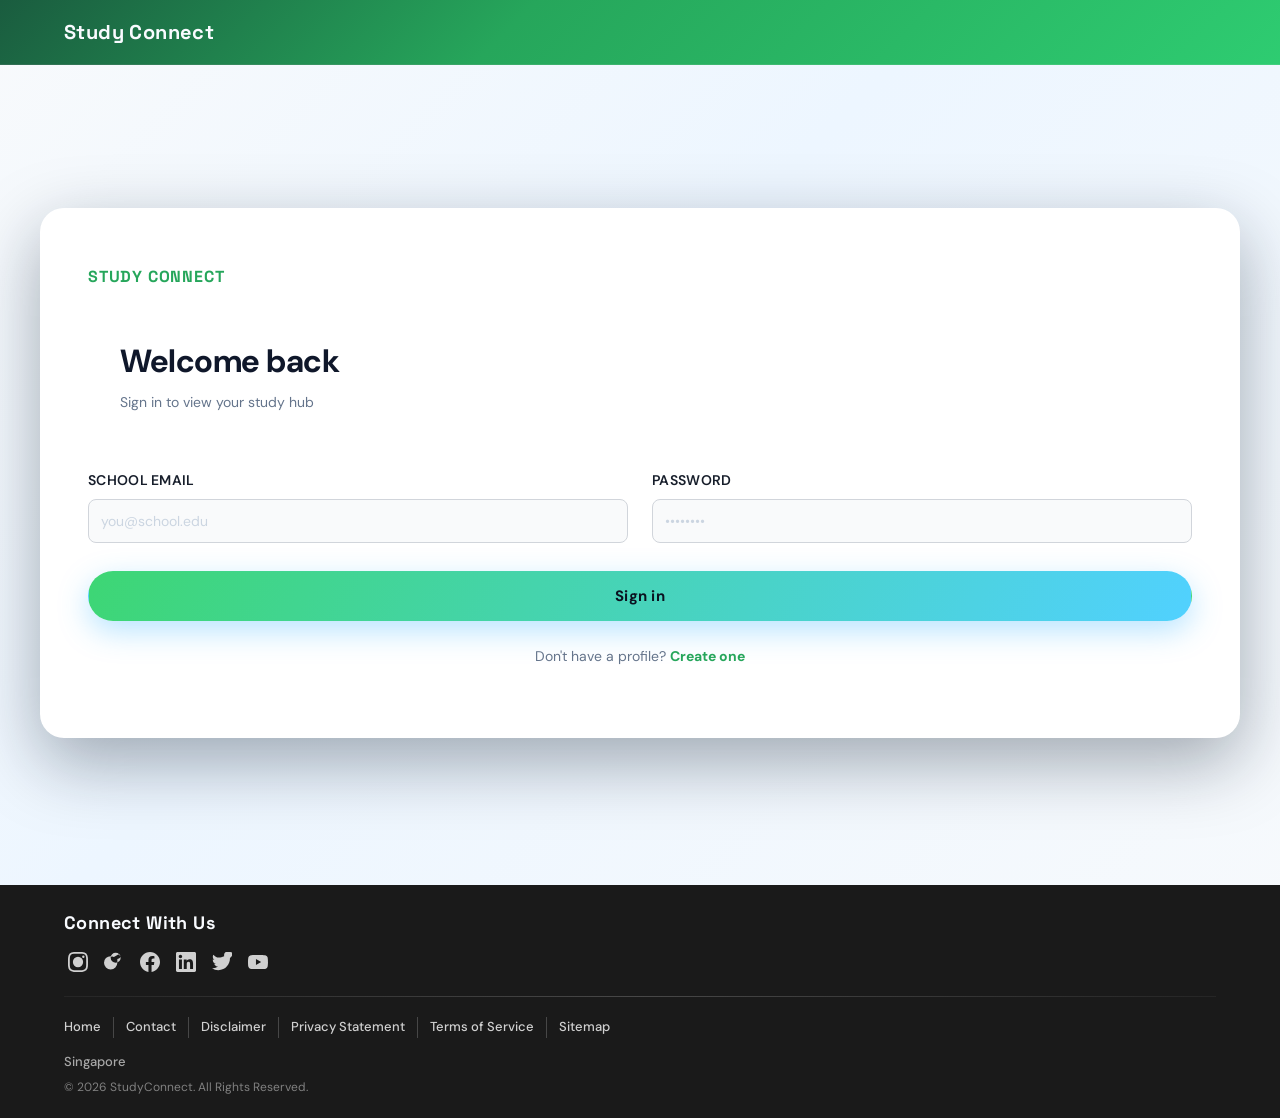
<file: profile.html>
<!doctype html>
<html lang="en">
<head>
  <meta charset="utf-8">
  <meta name="viewport" content="width=device-width, initial-scale=1">
  <meta name="description" content="Edit your study profile and update your preferences.">
  <title>Edit Profile - Study Connect</title>
  <link rel="preconnect" href="https://fonts.googleapis.com">
  <link rel="preconnect" href="https://fonts.gstatic.com" crossorigin>
  <link href="https://fonts.googleapis.com/css2?family=Space+Grotesk:wght@400;500;600;700&family=DM+Sans:wght@400;500;600;700&display=swap" rel="stylesheet">
  <link rel="stylesheet" href="css/styles.css">
</head>
<body>
  <header class="dashboard-header">
    <div class="dashboard-nav">
      <a href="dashboard.html" class="brand">Study Connect</a>
      <nav class="dashboard-nav-links">
        <a href="dashboard.html" class="nav-link">Find Partners</a>
        <a href="calendar.html" class="nav-link">Calendar</a>
        <a href="profile.html" class="nav-link active">Edit Profile</a>
        <a href="#" id="logoutBtn" class="nav-link logout-link">Logout</a>
      </nav>
    </div>
  </header>

  <main class="auth-shell">
    <div class="auth-container">
      <div class="auth-card">
        <div class="auth-header-content">
          <h1>Edit Your Study Profile</h1>
          <p>Update your details to improve your study partner matches</p>
        </div>

        <form id="profileForm" class="auth-form" novalidate>
          <div class="form-group">
            <label for="studentName">Your Name</label>
            <input type="text" id="studentName" name="studentName" placeholder="Enter your name" required>
            <span class="error-msg" id="nameError"></span>
          </div>

          <div class="form-group">
            <label for="schoolEmail">School Email</label>
            <input type="email" id="schoolEmail" name="schoolEmail" placeholder="name@school.edu" required>
            <span class="helper-text">Use your school email so peers know how to reach you</span>
            <span class="error-msg" id="emailError"></span>
          </div>

          <div class="form-row">
            <div class="form-group">
              <label for="school">School</label>
              <select id="school" name="school" required>
                <option value="">Select your school</option>
                <option value="infocomm">School of Infocomm</option>
                <option value="business">School of Business</option>
                <option value="appliedscience">School of Applied Science</option>
                <option value="engineering">School of Engineering</option>
                <option value="tech-arts">School of Technology for the Arts</option>
              </select>
              <span class="error-msg" id="schoolError"></span>
            </div>

            <div class="form-group">
              <label for="diploma">Diploma / Course</label>
              <select id="diploma" name="diploma" required>
                <option value="">Select your course</option>
              </select>
              <span class="error-msg" id="diplomaError"></span>
            </div>
          </div>

          <div class="form-group full-span">
            <label>Study Interests</label>
            <p class="helper-text">Select topics relevant to your field of study. These help us match you with partners who have similar academic focus.</p>
            <div id="interestsContainer" class="checkbox-grid">
              <!-- Dynamically generated based on school selection -->
            </div>
            <span class="error-msg" id="interestsError"></span>
          </div>

          <button type="submit" class="btn primary full">Save Changes</button>
        </form>
      </div>
    </div>
  </main>

  <footer class="footer">
    <div class="footer-top">
      <div class="footer-heading">
        <h3>Connect With Us</h3>
        <div class="social-icons">
          <a href="#" aria-label="Instagram" class="social-icon">
            <svg viewBox="0 0 24 24" width="20" height="20" fill="currentColor">
              <path d="M12 2.163c3.204 0 3.584.012 4.85.07 3.252.148 4.771 1.691 4.919 4.919.058 1.266.069 1.645.069 4.849 0 3.205-.012 3.584-.069 4.849-.149 3.225-1.664 4.771-4.919 4.919-1.266.058-1.644.07-4.85.07-3.204 0-3.584-.012-4.849-.07-3.26-.149-4.771-1.699-4.919-4.92-.058-1.265-.07-1.644-.07-4.849 0-3.204.013-3.583.07-4.849.149-3.227 1.664-4.771 4.919-4.919 1.266-.057 1.645-.069 4.849-.069zm0-2.163c-3.259 0-3.667.014-4.947.072-4.358.2-6.78 2.618-6.98 6.98-.059 1.281-.073 1.689-.073 4.948 0 3.259.014 3.668.072 4.948.2 4.358 2.618 6.78 6.98 6.98 1.281.058 1.689.072 4.948.072 3.259 0 3.668-.014 4.948-.072 4.354-.2 6.782-2.618 6.979-6.98.059-1.28.073-1.689.073-4.948 0-3.259-.014-3.667-.072-4.947-.196-4.354-2.617-6.78-6.979-6.98-1.281-.059-1.69-.073-4.949-.073zM5.838 12a6.162 6.162 0 1 1 12.324 0 6.162 6.162 0 0 1-12.324 0zM12 16a4 4 0 1 1 0-8 4 4 0 0 1 0 8zm4.965-10.322a1.44 1.44 0 1 1 2.881.001 1.44 1.44 0 0 1-2.881-.001z"/>
            </svg>
          </a>
          <a href="#" aria-label="TikTok" class="social-icon">
            <svg viewBox="0 0 24 24" width="20" height="20" fill="currentColor">
              <path d="M19.498 3.094c-.478-.478-1.247-.564-1.85-.307l-5.75 3.152A8.247 8.247 0 0 0 8 5a8 8 0 0 0-8 8 8 8 0 0 0 8 8 8 8 0 0 0 8-8v-4.5a5.977 5.977 0 0 0 3.498-1.906c.484-.484.484-1.268 0-1.752l-2.498-2.498zM14 13a6 6 0 1 1 0-12 6 6 0 0 1 0 12z"/>
            </svg>
          </a>
          <a href="#" aria-label="Facebook" class="social-icon">
            <svg viewBox="0 0 24 24" width="20" height="20" fill="currentColor">
              <path d="M24 12.073c0-6.627-5.373-12-12-12s-12 5.373-12 12c0 5.99 4.388 10.954 10.125 11.854v-8.385H7.078v-3.47h3.047V9.43c0-3.007 1.792-4.669 4.533-4.669 1.312 0 2.686.235 2.686.235v2.953H15.83c-1.491 0-1.956.925-1.956 1.874v2.25h3.328l-.532 3.47h-2.796v8.385C19.612 23.027 24 18.062 24 12.073z"/>
            </svg>
          </a>
          <a href="#" aria-label="LinkedIn" class="social-icon">
            <svg viewBox="0 0 24 24" width="20" height="20" fill="currentColor">
              <path d="M20.447 20.452h-3.554v-5.569c0-1.328-.027-3.037-1.852-3.037-1.853 0-2.136 1.445-2.136 2.939v5.667H9.351V9h3.414v1.561h.046c.477-.9 1.637-1.85 3.37-1.85 3.601 0 4.267 2.37 4.267 5.455v6.286zM5.337 7.433c-1.144 0-2.063-.926-2.063-2.065 0-1.138.92-2.063 2.063-2.063 1.14 0 2.064.925 2.064 2.063 0 1.139-.925 2.065-2.064 2.065zm1.782 13.019H3.555V9h3.564v11.452zM22.225 0H1.771C.792 0 0 .774 0 1.729v20.542C0 23.227.792 24 1.771 24h20.451C23.2 24 24 23.227 24 22.271V1.729C24 .774 23.2 0 22.225 0z"/>
            </svg>
          </a>
          <a href="#" aria-label="X (Twitter)" class="social-icon">
            <svg viewBox="0 0 24 24" width="20" height="20" fill="currentColor">
              <path d="M23.953 4.57a10 10 0 002.856-3.215 9.954 9.954 0 01-2.825.775 4.958 4.958 0 002.163-2.723c-.951.555-2.005.959-3.127 1.184a4.92 4.92 0 00-8.384 4.482C7.69 8.095 4.067 6.13 1.64 3.162a4.822 4.822 0 00-.666 2.475c0 1.71.87 3.213 2.188 4.096a4.904 4.904 0 01-2.228-.616v.06a4.923 4.923 0 003.946 4.827 4.996 4.996 0 01-2.212.085 4.936 4.936 0 004.604 3.417a9.867 9.867 0 01-6.102 2.105c-.39 0-.779-.023-1.17-.067a13.995 13.995 0 007.557 2.209c9.053 0 13.998-7.496 13.998-13.985 0-.21 0-.42-.015-.63A9.935 9.935 0 0024 4.59z"/>
            </svg>
          </a>
          <a href="#" aria-label="YouTube" class="social-icon">
            <svg viewBox="0 0 24 24" width="20" height="20" fill="currentColor">
              <path d="M23.498 6.186a3.016 3.016 0 0 0-2.122-2.136C19.505 3.545 12 3.545 12 3.545s-7.505 0-9.377.505A3.017 3.017 0 0 0 .502 6.186C0 8.07 0 12 0 12s0 3.93.502 5.814a3.016 3.016 0 0 0 2.122 2.136c1.871.505 9.376.505 9.376.505s7.505 0 9.377-.505a3.015 3.015 0 0 0 2.122-2.136C24 15.93 24 12 24 12s0-3.93-.502-5.814zM9.545 15.568V8.432L15.818 12l-6.273 3.568z"/>
            </svg>
          </a>
        </div>
      </div>
    </div>

    <div class="footer-divider"></div>

    <div class="footer-bottom">
      <div class="footer-links">
        <a href="index.html">Home</a>
        <a href="#contact">Contact</a>
        <a href="#disclaimer">Disclaimer</a>
        <a href="#privacy">Privacy Statement</a>
        <a href="#terms">Terms of Service</a>
        <a href="#sitemap">Sitemap</a>
      </div>

      <div class="footer-info">
        <p class="footer-location">Singapore</p>
        <p class="footer-copyright">© 2026 StudyConnect. All Rights Reserved.</p>
      </div>
    </div>
  </footer>

  <button id="chatToggle" class="chat-toggle" aria-label="Open Study Connect assistant">SC</button>
  <div id="chatWidget" class="chat-widget" aria-live="polite">
    <div class="chat-header">
      <span>Study Connect Assistant</span>
      <button id="clearChatBtn" aria-label="Clear chat history" title="Clear chat">🗑️</button>
      <button id="chatClose" aria-label="Close chat">Close</button>
    </div>
    <div id="chatMessages" class="chat-messages"></div>
    <div class="chat-input">
      <input id="chatInput" type="text" placeholder="Ask about study partners or calendar" aria-label="Chat input">
      <button id="chatSend" aria-label="Send message">Send</button>
    </div>
  </div>

  <script src="js/app.js"></script>
  <script>
    // Check if user is logged in on page load
    document.addEventListener("DOMContentLoaded", function() {
      const savedProfile = localStorage.getItem("studyconnect_profile");
      
      // Redirect to login if no profile found
      if (!savedProfile) {
        window.location.href = "login.html";
        return;
      }

      // Parse saved profile data
      const profile = JSON.parse(savedProfile);
      
      // Auto-fill form fields
      document.getElementById("studentName").value = profile.name || "";
      document.getElementById("schoolEmail").value = profile.email || "";
      document.getElementById("school").value = profile.school || "";
      
      // Populate diploma dropdown based on school and select saved diploma
      window.populateDiplomaDropdown(profile.school);
      setTimeout(() => {
        document.getElementById("diploma").value = profile.diploma || "";
      }, 100);

      // Pre-select study interests checkboxes
      setTimeout(() => {
        if (profile.interests && Array.isArray(profile.interests)) {
          const checkboxes = document.querySelectorAll("#interestsContainer input[type='checkbox']");
          checkboxes.forEach(checkbox => {
            if (profile.interests.includes(checkbox.value)) {
              checkbox.checked = true;
            }
          });
        }
      }, 150);

      // Handle form submission for profile update
      const form = document.getElementById("profileForm");
      
      form.addEventListener("submit", function(e) {
        e.preventDefault();

        // Get form values
        const name = document.getElementById("studentName").value.trim();
        const email = document.getElementById("schoolEmail").value.trim();
        const school = document.getElementById("school").value;
        const diploma = document.getElementById("diploma").value;
        
        // Get selected interests
        const selectedInterests = Array.from(
          document.querySelectorAll("#interestsContainer input[type='checkbox']:checked")
        ).map(checkbox => checkbox.value);

        // Basic validation
        if (!name || !email || !school || !diploma) {
          window.showToast("Please fill in all required fields", "error");
          return;
        }

        if (!email.includes("@")) {
          window.showToast("Please enter a valid email address", "error");
          return;
        }

        // Update profile in localStorage
        const updatedProfile = {
          name: name,
          email: email,
          school: school,
          diploma: diploma,
          interests: selectedInterests
        };

        localStorage.setItem("studyconnect_profile", JSON.stringify(updatedProfile));
        
        // Show success message
        window.showToast("Changes have been saved!", "success");
        
        // Redirect to dashboard after 1.5 seconds
        setTimeout(() => {
          window.location.href = "dashboard.html";
        }, 1500);
      });
    });

    // Logout functionality
    document.getElementById("logoutBtn").addEventListener("click", function(e) {
      e.preventDefault();
      localStorage.removeItem("studyconnect_profile");
      localStorage.removeItem("studyconnect_session");
      window.location.href = "login.html";
    });
  </script>

  <div id="toast" role="status" aria-live="polite" aria-atomic="true"></div>
</body>
</html>
</file>
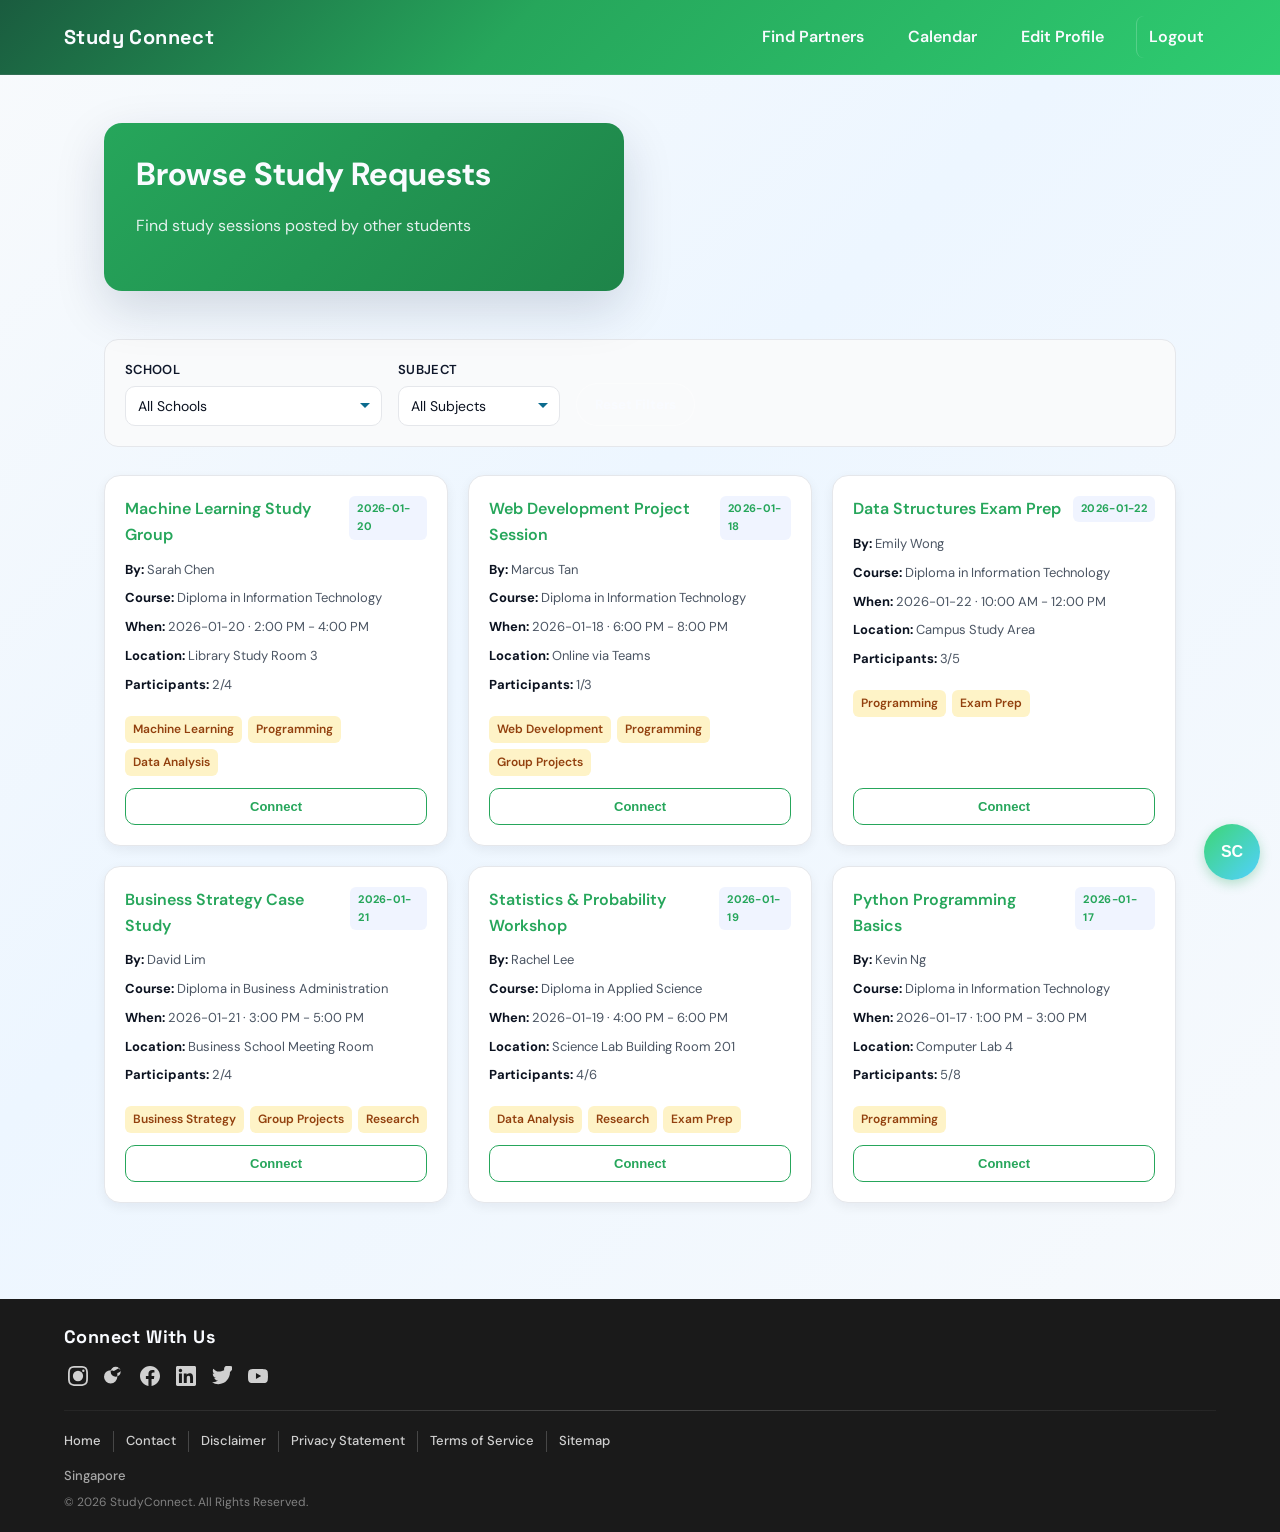
<file: requests.html>
<!doctype html>
<html lang="en">
<head>
  <meta charset="utf-8">
  <meta name="viewport" content="width=device-width, initial-scale=1">
  <meta name="description" content="Browse study requests posted by other students.">
  <title>Study Requests - Study Connect</title>
  <link rel="preconnect" href="https://fonts.googleapis.com">
  <link rel="preconnect" href="https://fonts.gstatic.com" crossorigin>
  <link href="https://fonts.googleapis.com/css2?family=Space+Grotesk:wght@400;500;600;700&family=DM+Sans:wght@400;500;600;700&display=swap" rel="stylesheet">
  <link rel="stylesheet" href="css/styles.css">
</head>
<body>
  <header class="dashboard-header">
    <div class="dashboard-nav">
      <a href="dashboard.html" class="brand">Study Connect</a>
      <nav class="dashboard-nav-links">
        <a href="dashboard.html" class="nav-link">Find Partners</a>
        <a href="calendar.html" class="nav-link">Calendar</a>
        <a href="profile.html" class="nav-link">Edit Profile</a>
        <a href="#" id="logoutBtn" class="nav-link logout-link">Logout</a>
      </nav>
    </div>
  </header>

  <main class="dashboard">
    <div class="welcome-section">
      <div class="welcome-content">
        <h1>Browse Study Requests</h1>
        <p class="subtitle">Find study sessions posted by other students</p>
      </div>
    </div>

    <section class="dashboard-section">
      <div class="filter-bar">
        <div class="filter-group">
          <label for="filterSchool">School</label>
          <select id="filterSchool" class="filter-select">
            <option value="">All Schools</option>
            <option value="infocomm">School of Infocomm</option>
            <option value="business">School of Business</option>
            <option value="appliedscience">School of Applied Science</option>
            <option value="engineering">School of Engineering</option>
            <option value="tech-arts">School of Technology for the Arts</option>
          </select>
        </div>
        <div class="filter-group">
          <label for="filterSubject">Subject</label>
          <select id="filterSubject" class="filter-select">
            <option value="">All Subjects</option>
            <option value="Programming">Programming</option>
            <option value="Machine Learning">Machine Learning</option>
            <option value="Web Development">Web Development</option>
            <option value="Data Analysis">Data Analysis</option>
            <option value="Mathematics">Mathematics</option>
            <option value="Business Strategy">Business Strategy</option>
            <option value="Engineering">Engineering</option>
          </select>
        </div>
        <button class="btn ghost" id="resetFiltersBtn">Reset Filters</button>
      </div>

      <div class="students-grid" id="requestsGrid">
        <!-- Sample Study Request Cards -->
        <div class="student-card" data-request-id="req1">
          <div class="student-header">
            <div class="student-id">Sarah Chen</div>
            <div class="student-badge">REQ1</div>
          </div>
          <div class="student-info">
            <div class="student-info-item"><span class="student-info-label">School:</span> infocomm</div>
            <div class="student-info-item"><span class="student-info-label">Course:</span> Diploma in Information Technology</div>
          </div>
          <div class="student-interests">
            <span class="interest-tag">Machine Learning</span>
            <span class="interest-tag">Programming</span>
            <span class="interest-tag">Data Analysis</span>
          </div>
          <div class="student-action">
            <button class="connect-btn" data-request-id="req1">Connect</button>
          </div>
        </div>

        <div class="student-card" data-request-id="req2">
          <div class="student-header">
            <div class="student-id">Marcus Tan</div>
            <div class="student-badge">REQ2</div>
          </div>
          <div class="student-info">
            <div class="student-info-item"><span class="student-info-label">School:</span> infocomm</div>
            <div class="student-info-item"><span class="student-info-label">Course:</span> Diploma in Information Technology</div>
          </div>
          <div class="student-interests">
            <span class="interest-tag">Web Development</span>
            <span class="interest-tag">Programming</span>
            <span class="interest-tag">Group Projects</span>
          </div>
          <div class="student-action">
            <button class="connect-btn" data-request-id="req2">Connect</button>
          </div>
        </div>

        <div class="student-card" data-request-id="req3">
          <div class="student-header">
            <div class="student-id">Emily Wong</div>
            <div class="student-badge">REQ3</div>
          </div>
          <div class="student-info">
            <div class="student-info-item"><span class="student-info-label">School:</span> infocomm</div>
            <div class="student-info-item"><span class="student-info-label">Course:</span> Diploma in Information Technology</div>
          </div>
          <div class="student-interests">
            <span class="interest-tag">Programming</span>
            <span class="interest-tag">Exam Prep</span>
          </div>
          <div class="student-action">
            <button class="connect-btn" data-request-id="req3">Connect</button>
          </div>
        </div>

        <div class="student-card" data-request-id="req4">
          <div class="student-header">
            <div class="student-id">David Lim</div>
            <div class="student-badge">REQ4</div>
          </div>
          <div class="student-info">
            <div class="student-info-item"><span class="student-info-label">School:</span> business</div>
            <div class="student-info-item"><span class="student-info-label">Course:</span> Diploma in Business Administration</div>
          </div>
          <div class="student-interests">
            <span class="interest-tag">Business Strategy</span>
            <span class="interest-tag">Group Projects</span>
            <span class="interest-tag">Research</span>
          </div>
          <div class="student-action">
            <button class="connect-btn" data-request-id="req4">Connect</button>
          </div>
        </div>

        <div class="student-card" data-request-id="req5">
          <div class="student-header">
            <div class="student-id">Rachel Lee</div>
            <div class="student-badge">REQ5</div>
          </div>
          <div class="student-info">
            <div class="student-info-item"><span class="student-info-label">School:</span> appliedscience</div>
            <div class="student-info-item"><span class="student-info-label">Course:</span> Diploma in Applied Science</div>
          </div>
          <div class="student-interests">
            <span class="interest-tag">Data Analysis</span>
            <span class="interest-tag">Research</span>
            <span class="interest-tag">Exam Prep</span>
          </div>
          <div class="student-action">
            <button class="connect-btn" data-request-id="req5">Connect</button>
          </div>
        </div>

        <div class="student-card" data-request-id="req6">
          <div class="student-header">
            <div class="student-id">Kevin Ng</div>
            <div class="student-badge">REQ6</div>
          </div>
          <div class="student-info">
            <div class="student-info-item"><span class="student-info-label">School:</span> infocomm</div>
            <div class="student-info-item"><span class="student-info-label">Course:</span> Diploma in Information Technology</div>
          </div>
          <div class="student-interests">
            <span class="interest-tag">Programming</span>
          </div>
          <div class="student-action">
            <button class="connect-btn" data-request-id="req6">Connect</button>
          </div>
        </div>
      </div>
    </section>
  </main>

  <footer class="footer">
    <div class="footer-top">
      <div class="footer-heading">
        <h3>Connect With Us</h3>
        <div class="social-icons">
          <a href="#" aria-label="Instagram" class="social-icon">
            <svg viewBox="0 0 24 24" width="20" height="20" fill="currentColor">
              <path d="M12 2.163c3.204 0 3.584.012 4.85.07 3.252.148 4.771 1.691 4.919 4.919.058 1.266.069 1.645.069 4.849 0 3.205-.012 3.584-.069 4.849-.149 3.225-1.664 4.771-4.919 4.919-1.266.058-1.644.07-4.85.07-3.204 0-3.584-.012-4.849-.07-3.26-.149-4.771-1.699-4.919-4.92-.058-1.265-.07-1.644-.07-4.849 0-3.204.013-3.583.07-4.849.149-3.227 1.664-4.771 4.919-4.919 1.266-.057 1.645-.069 4.849-.069zm0-2.163c-3.259 0-3.667.014-4.947.072-4.358.2-6.78 2.618-6.98 6.98-.059 1.281-.073 1.689-.073 4.948 0 3.259.014 3.668.072 4.948.2 4.358 2.618 6.78 6.98 6.98 1.281.058 1.689.072 4.948.072 3.259 0 3.668-.014 4.948-.072 4.354-.2 6.782-2.618 6.979-6.98.059-1.28.073-1.689.073-4.948 0-3.259-.014-3.667-.072-4.947-.196-4.354-2.617-6.78-6.979-6.98-1.281-.059-1.69-.073-4.949-.073zM5.838 12a6.162 6.162 0 1 1 12.324 0 6.162 6.162 0 0 1-12.324 0zM12 16a4 4 0 1 1 0-8 4 4 0 0 1 0 8zm4.965-10.322a1.44 1.44 0 1 1 2.881.001 1.44 1.44 0 0 1-2.881-.001z"/>
            </svg>
          </a>
          <a href="#" aria-label="TikTok" class="social-icon">
            <svg viewBox="0 0 24 24" width="20" height="20" fill="currentColor">
              <path d="M19.498 3.094c-.478-.478-1.247-.564-1.85-.307l-5.75 3.152A8.247 8.247 0 0 0 8 5a8 8 0 0 0-8 8 8 8 0 0 0 8 8 8 8 0 0 0 8-8v-4.5a5.977 5.977 0 0 0 3.498-1.906c.484-.484.484-1.268 0-1.752l-2.498-2.498zM14 13a6 6 0 1 1 0-12 6 6 0 0 1 0 12z"/>
            </svg>
          </a>
          <a href="#" aria-label="Facebook" class="social-icon">
            <svg viewBox="0 0 24 24" width="20" height="20" fill="currentColor">
              <path d="M24 12.073c0-6.627-5.373-12-12-12s-12 5.373-12 12c0 5.99 4.388 10.954 10.125 11.854v-8.385H7.078v-3.47h3.047V9.43c0-3.007 1.792-4.669 4.533-4.669 1.312 0 2.686.235 2.686.235v2.953H15.83c-1.491 0-1.956.925-1.956 1.874v2.25h3.328l-.532 3.47h-2.796v8.385C19.612 23.027 24 18.062 24 12.073z"/>
            </svg>
          </a>
          <a href="#" aria-label="LinkedIn" class="social-icon">
            <svg viewBox="0 0 24 24" width="20" height="20" fill="currentColor">
              <path d="M20.447 20.452h-3.554v-5.569c0-1.328-.027-3.037-1.852-3.037-1.853 0-2.136 1.445-2.136 2.939v5.667H9.351V9h3.414v1.561h.046c.477-.9 1.637-1.85 3.37-1.85 3.601 0 4.267 2.37 4.267 5.455v6.286zM5.337 7.433c-1.144 0-2.063-.926-2.063-2.065 0-1.138.92-2.063 2.063-2.063 1.14 0 2.064.925 2.064 2.063 0 1.139-.925 2.065-2.064 2.065zm1.782 13.019H3.555V9h3.564v11.452zM22.225 0H1.771C.792 0 0 .774 0 1.729v20.542C0 23.227.792 24 1.771 24h20.451C23.2 24 24 23.227 24 22.271V1.729C24 .774 23.2 0 22.225 0z"/>
            </svg>
          </a>
          <a href="#" aria-label="X (Twitter)" class="social-icon">
            <svg viewBox="0 0 24 24" width="20" height="20" fill="currentColor">
              <path d="M23.953 4.57a10 10 0 002.856-3.215 9.954 9.954 0 01-2.825.775 4.958 4.958 0 002.163-2.723c-.951.555-2.005.959-3.127 1.184a4.92 4.92 0 00-8.384 4.482C7.69 8.095 4.067 6.13 1.64 3.162a4.822 4.822 0 00-.666 2.475c0 1.71.87 3.213 2.188 4.096a4.904 4.904 0 01-2.228-.616v.06a4.923 4.923 0 003.946 4.827 4.996 4.996 0 01-2.212.085 4.936 4.936 0 004.604 3.417 9.867 9.867 0 01-6.102 2.105c-.39 0-.779-.023-1.17-.067a13.995 13.995 0 007.557 2.209c9.053 0 13.998-7.496 13.998-13.985 0-.21 0-.42-.015-.63A9.935 9.935 0 0024 4.59z"/>
            </svg>
          </a>
          <a href="#" aria-label="YouTube" class="social-icon">
            <svg viewBox="0 0 24 24" width="20" height="20" fill="currentColor">
              <path d="M23.498 6.186a3.016 3.016 0 0 0-2.122-2.136C19.505 3.545 12 3.545 12 3.545s-7.505 0-9.377.505A3.017 3.017 0 0 0 .502 6.186C0 8.07 0 12 0 12s0 3.93.502 5.814a3.016 3.016 0 0 0 2.122 2.136c1.871.505 9.376.505 9.376.505s7.505 0 9.377-.505a3.015 3.015 0 0 0 2.122-2.136C24 15.93 24 12 24 12s0-3.93-.502-5.814zM9.545 15.568V8.432L15.818 12l-6.273 3.568z"/>
            </svg>
          </a>
        </div>
      </div>
    </div>

    <div class="footer-divider"></div>

    <div class="footer-bottom">
      <div class="footer-links">
        <a href="#home">Home</a>
        <a href="#contact">Contact</a>
        <a href="#disclaimer">Disclaimer</a>
        <a href="#privacy">Privacy Statement</a>
        <a href="#terms">Terms of Service</a>
        <a href="#sitemap">Sitemap</a>
      </div>

      <div class="footer-info">
        <p class="footer-location">Singapore</p>
        <p class="footer-copyright">© 2026 StudyConnect. All Rights Reserved.</p>
      </div>
    </div>
  </footer>

  <button id="chatToggle" class="chat-toggle" aria-label="Open Study Connect assistant">SC</button>
  <div id="chatWidget" class="chat-widget" aria-live="polite">
    <div class="chat-header">
      <span>Study Connect Assistant</span>
      <button id="clearChatBtn" aria-label="Clear chat history" title="Clear chat">🗑️</button>
      <button id="chatClose" aria-label="Close chat">Close</button>
    </div>
    <div id="chatMessages" class="chat-messages"></div>
    <div class="chat-input">
      <input id="chatInput" type="text" placeholder="Ask about study partners or calendar" aria-label="Chat input">
      <button id="chatSend" aria-label="Send message">Send</button>
    </div>
  </div>

  <div id="toast" role="status" aria-live="polite" aria-atomic="true"></div>

  <script src="js/app.js?v=3"></script>
  <script>
    window.addEventListener('DOMContentLoaded', () => {
      window.initRequests();
    });
  </script>
</body>
</html>
</file>
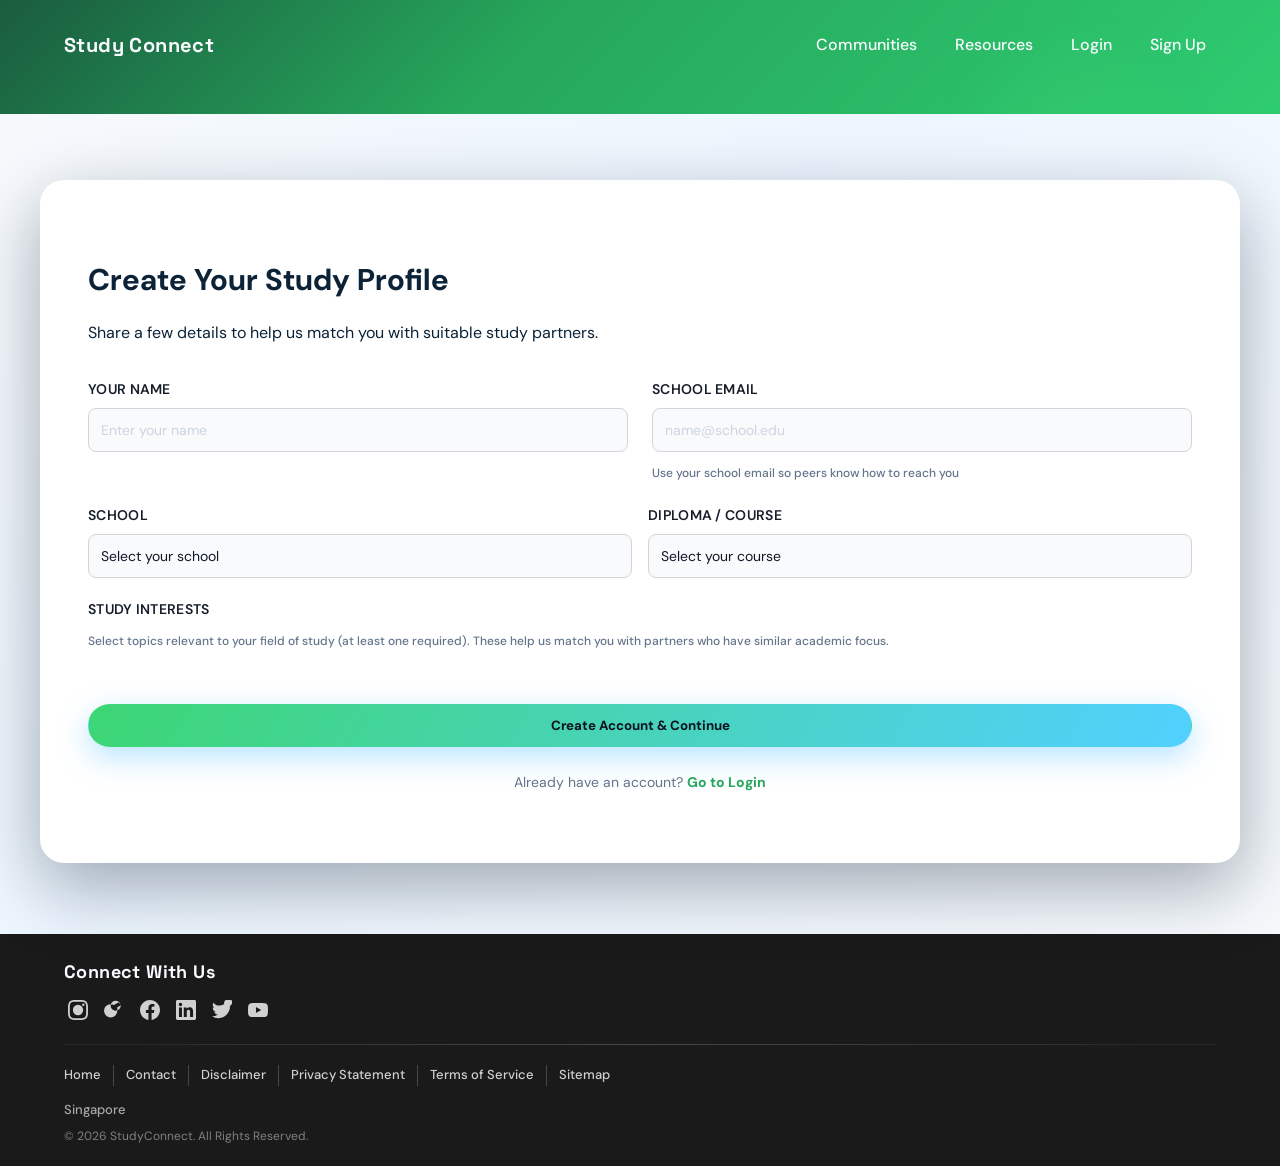
<file: signup.html>
<!doctype html>
<html lang="en">
<head>
  <meta charset="utf-8">
  <meta name="viewport" content="width=device-width, initial-scale=1">
  <meta name="description" content="Sign up and create your study profile to find compatible study partners.">
  <title>Sign Up - Study Connect</title>
  <link rel="preconnect" href="https://fonts.googleapis.com">
  <link rel="preconnect" href="https://fonts.gstatic.com" crossorigin>
  <link href="https://fonts.googleapis.com/css2?family=Space+Grotesk:wght@400;500;600;700&family=DM+Sans:wght@400;500;600;700&display=swap" rel="stylesheet">
  <link rel="stylesheet" href="css/styles.css">
</head>
<body>
  <header class="site-header">
    <nav class="nav">
      <div class="brand">Study Connect</div>
      <button class="nav-toggle" aria-expanded="false" aria-controls="nav-menu">Menu</button>
      <div id="nav-menu" class="nav-links" data-collapsible>
        <a href="#communities">Communities</a>
        <a href="#resources">Resources</a>
        <a href="login.html">Login</a>
        <a href="signup.html">Sign Up</a>
      </div>
    </nav>
  </header>

  <main class="auth-shell">
    <div class="auth-container">
      <div class="auth-card">
      <div class="auth-header-content">
        <h1>Create Your Study Profile</h1>
        <p>Share a few details to help us match you with suitable study partners.</p>
      </div>

      <form id="profileForm" class="auth-form" novalidate>
        <div class="form-group">
          <label for="studentName">Your Name</label>
          <input type="text" id="studentName" name="studentName" placeholder="Enter your name" required>
          <span class="error-msg" id="nameError"></span>
        </div>

        <div class="form-group">
          <label for="schoolEmail">School Email</label>
          <input type="email" id="schoolEmail" name="schoolEmail" placeholder="name@school.edu" required>
          <span class="helper-text">Use your school email so peers know how to reach you</span>
          <span class="error-msg" id="emailError"></span>
        </div>

        <div class="form-row">
          <div class="form-group">
            <label for="school">School</label>
            <select id="school" name="school" required>
              <option value="">Select your school</option>
              <option value="infocomm">School of Infocomm</option>
              <option value="business">School of Business</option>
              <option value="appliedscience">School of Applied Science</option>
              <option value="engineering">School of Engineering</option>
              <option value="tech-arts">School of Technology for the Arts</option>
            </select>
            <span class="error-msg" id="schoolError"></span>
          </div>

          <div class="form-group">
            <label for="diploma">Diploma / Course</label>
            <select id="diploma" name="diploma" required>
              <option value="">Select your course</option>
            </select>
            <span class="error-msg" id="diplomaError"></span>
          </div>
        </div>

        <div class="form-group full-span">
          <label>Study Interests</label>
          <p class="helper-text">Select topics relevant to your field of study (at least one required). These help us match you with partners who have similar academic focus.</p>
          <div id="interestsContainer" class="checkbox-grid">
            <!-- Dynamically generated based on school selection -->
          </div>
          <span class="error-msg" id="interestsError"></span>
        </div>

        <button type="submit" class="btn primary full">Create Account & Continue</button>
      </form>

      <div class="auth-footer">
        <p>Already have an account? <a href="login.html">Go to Login</a></p>
      </div>
    </div>
  </main>

  <div id="toast" role="status" aria-live="polite" aria-atomic="true"></div>

  <script src="js/app.js?v=3"></script>
  <script>
    console.log("Sign up page loaded. Checking window.populateDiplomaDropdown:", typeof window.populateDiplomaDropdown);
    console.log("Checking window.handleProfileSetup:", typeof window.handleProfileSetup);
    
    document.getElementById('profileForm').addEventListener('submit', (e) => {
      e.preventDefault();
      window.handleProfileSetup();
    });

    const schoolDropdown = document.getElementById('school');
    console.log("School dropdown found:", schoolDropdown);
    
    schoolDropdown.addEventListener('change', (e) => {
      console.log("School changed! Value:", e.target.value);
      window.populateDiplomaDropdown(e.target.value);
    });
  </script>

  <footer class="footer">
    <div class="footer-top">
      <div class="footer-heading">
        <h3>Connect With Us</h3>
        <div class="social-icons">
          <a href="#" aria-label="Instagram" class="social-icon">
            <svg viewBox="0 0 24 24" width="20" height="20" fill="currentColor">
              <path d="M12 2.163c3.204 0 3.584.012 4.85.07 3.252.148 4.771 1.691 4.919 4.919.058 1.266.069 1.645.069 4.849 0 3.205-.012 3.584-.069 4.849-.149 3.225-1.664 4.771-4.919 4.919-1.266.058-1.644.07-4.85.07-3.204 0-3.584-.012-4.849-.07-3.26-.149-4.771-1.699-4.919-4.92-.058-1.265-.07-1.644-.07-4.849 0-3.204.013-3.583.07-4.849.149-3.227 1.664-4.771 4.919-4.919 1.266-.057 1.645-.069 4.849-.069zm0-2.163c-3.259 0-3.667.014-4.947.072-4.358.2-6.78 2.618-6.98 6.98-.059 1.281-.073 1.689-.073 4.948 0 3.259.014 3.668.072 4.948.2 4.358 2.618 6.78 6.98 6.98 1.281.058 1.689.072 4.948.072 3.259 0 3.668-.014 4.948-.072 4.354-.2 6.782-2.618 6.979-6.98.059-1.28.073-1.689.073-4.948 0-3.259-.014-3.667-.072-4.947-.196-4.354-2.617-6.78-6.979-6.98-1.281-.059-1.69-.073-4.949-.073zM5.838 12a6.162 6.162 0 1 1 12.324 0 6.162 6.162 0 0 1-12.324 0zM12 16a4 4 0 1 1 0-8 4 4 0 0 1 0 8zm4.965-10.322a1.44 1.44 0 1 1 2.881.001 1.44 1.44 0 0 1-2.881-.001z"/>
            </svg>
          </a>
          <a href="#" aria-label="TikTok" class="social-icon">
            <svg viewBox="0 0 24 24" width="20" height="20" fill="currentColor">
              <path d="M19.498 3.094c-.478-.478-1.247-.564-1.85-.307l-5.75 3.152A8.247 8.247 0 0 0 8 5a8 8 0 0 0-8 8 8 8 0 0 0 8 8 8 8 0 0 0 8-8v-4.5a5.977 5.977 0 0 0 3.498-1.906c.484-.484.484-1.268 0-1.752l-2.498-2.498zM14 13a6 6 0 1 1 0-12 6 6 0 0 1 0 12z"/>
            </svg>
          </a>
          <a href="#" aria-label="Facebook" class="social-icon">
            <svg viewBox="0 0 24 24" width="20" height="20" fill="currentColor">
              <path d="M24 12.073c0-6.627-5.373-12-12-12s-12 5.373-12 12c0 5.99 4.388 10.954 10.125 11.854v-8.385H7.078v-3.47h3.047V9.43c0-3.007 1.792-4.669 4.533-4.669 1.312 0 2.686.235 2.686.235v2.953H15.83c-1.491 0-1.956.925-1.956 1.874v2.25h3.328l-.532 3.47h-2.796v8.385C19.612 23.027 24 18.062 24 12.073z"/>
            </svg>
          </a>
          <a href="#" aria-label="LinkedIn" class="social-icon">
            <svg viewBox="0 0 24 24" width="20" height="20" fill="currentColor">
              <path d="M20.447 20.452h-3.554v-5.569c0-1.328-.027-3.037-1.852-3.037-1.853 0-2.136 1.445-2.136 2.939v5.667H9.351V9h3.414v1.561h.046c.477-.9 1.637-1.85 3.37-1.85 3.601 0 4.267 2.37 4.267 5.455v6.286zM5.337 7.433c-1.144 0-2.063-.926-2.063-2.065 0-1.138.92-2.063 2.063-2.063 1.14 0 2.064.925 2.064 2.063 0 1.139-.925 2.065-2.064 2.065zm1.782 13.019H3.555V9h3.564v11.452zM22.225 0H1.771C.792 0 0 .774 0 1.729v20.542C0 23.227.792 24 1.771 24h20.451C23.2 24 24 23.227 24 22.271V1.729C24 .774 23.2 0 22.225 0z"/>
            </svg>
          </a>
          <a href="#" aria-label="X (Twitter)" class="social-icon">
            <svg viewBox="0 0 24 24" width="20" height="20" fill="currentColor">
              <path d="M23.953 4.57a10 10 0 002.856-3.215 9.954 9.954 0 01-2.825.775 4.958 4.958 0 002.163-2.723c-.951.555-2.005.959-3.127 1.184a4.92 4.92 0 00-8.384 4.482C7.69 8.095 4.067 6.13 1.64 3.162a4.822 4.822 0 00-.666 2.475c0 1.71.87 3.213 2.188 4.096a4.904 4.904 0 01-2.228-.616v.06a4.923 4.923 0 003.946 4.827 4.996 4.996 0 01-2.212.085 4.936 4.936 0 004.604 3.417a9.867 9.867 0 01-6.102 2.105c-.39 0-.779-.023-1.17-.067a13.995 13.995 0 007.557 2.209c9.053 0 13.998-7.496 13.998-13.985 0-.21 0-.42-.015-.63A9.935 9.935 0 0024 4.59z"/>
            </svg>
          </a>
          <a href="#" aria-label="YouTube" class="social-icon">
            <svg viewBox="0 0 24 24" width="20" height="20" fill="currentColor">
              <path d="M23.498 6.186a3.016 3.016 0 0 0-2.122-2.136C19.505 3.545 12 3.545 12 3.545s-7.505 0-9.377.505A3.017 3.017 0 0 0 .502 6.186C0 8.07 0 12 0 12s0 3.93.502 5.814a3.016 3.016 0 0 0 2.122 2.136c1.871.505 9.376.505 9.376.505s7.505 0 9.377-.505a3.015 3.015 0 0 0 2.122-2.136C24 15.93 24 12 24 12s0-3.93-.502-5.814zM9.545 15.568V8.432L15.818 12l-6.273 3.568z"/>
            </svg>
          </a>
        </div>
      </div>
    </div>

    <div class="footer-divider"></div>

    <div class="footer-bottom">
      <div class="footer-links">
        <a href="index.html">Home</a>
        <a href="#contact">Contact</a>
        <a href="#disclaimer">Disclaimer</a>
        <a href="#privacy">Privacy Statement</a>
        <a href="#terms">Terms of Service</a>
        <a href="#sitemap">Sitemap</a>
      </div>

      <div class="footer-info">
        <p class="footer-location">Singapore</p>
        <p class="footer-copyright">© 2026 StudyConnect. All Rights Reserved.</p>
      </div>
    </div>
  </footer>
</body>
</html>
</file>
<file: css/styles.css>
:root {
  --ink: #0f172a;
  --deep-teal: #26a65b;
  --sky: #3dd674;
  --coral: #ff7a6a;
  --sand: #f3e8d3;
  --stone: #e5e7eb;
  --card: #0f1f36;
  --text: #0b1220;
  --muted: #4b5563;
  --bg: #f8fafc;
  --radius: 16px;
  --shadow: 0 18px 50px rgba(10, 27, 60, 0.15);
  color-scheme: light;
}

* {
  box-sizing: border-box;
}

body {
  margin: 0;
  font-family: "DM Sans", "Space Grotesk", sans-serif;
  background: linear-gradient(135deg, #f8fafc 0%, #edf6ff 40%, #f8fafc 100%);
  color: var(--text);
  line-height: 1.6;
  min-height: 100vh;
}

a {
  color: inherit;
  text-decoration: none;
}

a:hover,
a:focus-visible {
  color: var(--deep-teal);
}

.site-header {
  padding: 24px 5vw 48px;
  background: linear-gradient(135deg, #1a5c3f, #26a65b 40%, #2ecc71 100%);
  color: #f9fbff;
  position: relative;
  overflow: hidden;
}

.site-header::after {
  content: "";
  position: absolute;
  inset: 10% 5% auto auto;
  width: 280px;
  height: 280px;
  background: radial-gradient(circle at center, rgba(61, 214, 116, 0.35), transparent 65%);
  filter: blur(12px);
  z-index: 0;
}

.nav {
  display: flex;
  align-items: center;
  justify-content: space-between;
  position: relative;
  z-index: 1;
}

.brand {
  font-family: "Space Grotesk", sans-serif;
  font-weight: 700;
  letter-spacing: 0.4px;
  font-size: 20px;
}

.nav-links {
  display: flex;
  gap: 18px;
  align-items: center;
}

.nav-links a {
  padding: 8px 10px;
  font-weight: 500;
  color: #f9fbff;
  transition: color 160ms ease;
}

.nav-links a:hover,
.nav-links a:focus-visible {
  color: #0b1220;
}

.nav-toggle {
  background: transparent;
  border: 1px solid rgba(255, 255, 255, 0.2);
  color: #f9fbff;
  border-radius: 12px;
  padding: 8px 14px;
  font-weight: 600;
  display: none;
}

.hero {
  display: grid;
  grid-template-columns: 1fr 1.2fr;
  align-items: center;
  gap: 56px;
  padding-top: 48px;
  position: relative;
  z-index: 1;
}

.hero-copy {
  min-width: 0;
}

.hero-mockup {
  display: flex;
  justify-content: center;
  align-items: center;
  min-width: 0;
}

.chat-mockup {
  width: 100%;
  max-width: 540px;
  height: auto;
  filter: drop-shadow(0 24px 52px rgba(10, 27, 60, 0.28));
  animation: float 6s ease-in-out infinite;
}

@keyframes float {
  0%, 100% {
    transform: translateY(0px);
  }
  50% {
    transform: translateY(-8px);
  }
}

.hero-copy h1 {
  font-family: "Space Grotesk", sans-serif;
  font-size: clamp(32px, 4vw, 48px);
  line-height: 1.1;
  margin: 10px 0 16px;
}

.eyebrow {
  text-transform: uppercase;
  letter-spacing: 2px;
  font-size: 12px;
  color: var(--sky);
  font-weight: 700;
  margin: 0 0 6px;
}

.lede {
  color: #d6e4ff;
  margin: 0 0 20px;
  max-width: 520px;
}

.cta-row {
  display: flex;
  gap: 12px;
  flex-wrap: wrap;
  align-items: center;
  margin-bottom: 20px;
}

.btn {
  display: inline-flex;
  align-items: center;
  justify-content: center;
  padding: 12px 18px;
  border-radius: 999px;
  border: 1px solid transparent;
  font-weight: 700;
  font-family: "DM Sans", sans-serif;
  cursor: pointer;
  transition: transform 160ms ease, box-shadow 160ms ease, border-color 160ms ease;
}

.btn.primary {
  background: linear-gradient(120deg, var(--sky), #51d1ff);
  color: #0b1220;
  box-shadow: 0 10px 30px rgba(53, 179, 255, 0.35);
}

.btn.secondary {
  background: var(--green);
  color: white;
  box-shadow: 0 6px 20px rgba(38, 166, 91, 0.3);
}

.btn.secondary:hover,
.btn.secondary:focus-visible {
  background: var(--green-hover);
  transform: translateY(-2px);
  box-shadow: 0 8px 24px rgba(38, 166, 91, 0.4);
}

.btn.ghost {
  border-color: rgba(255, 255, 255, 0.35);
  color: #f9fbff;
  background: rgba(255, 255, 255, 0.08);
}

.btn.inline {
  background: transparent;
  border: 1px solid var(--deep-teal);
  color: var(--deep-teal);
  padding: 10px 14px;
}

.btn:hover,
.btn:focus-visible {
  transform: translateY(-1px);
  box-shadow: 0 12px 28px rgba(0, 0, 0, 0.08);
}

.signal {
  display: flex;
  align-items: center;
  gap: 12px;
  padding: 10px 14px;
  background: rgba(255, 255, 255, 0.06);
  border: 1px solid rgba(255, 255, 255, 0.18);
  border-radius: 14px;
  max-width: 360px;
}

.signal-dot {
  width: 12px;
  height: 12px;
  border-radius: 50%;
  background: var(--coral);
  box-shadow: 0 0 0 8px rgba(255, 122, 106, 0.18);
}

.signal-label {
  font-size: 12px;
  color: #b7c6e8;
  margin: 0;
}

.signal-text {
  margin: 0;
  color: #f9fbff;
  font-weight: 600;
}

.hero-card {
  background: rgba(255, 255, 255, 0.06);
  border: 1px solid rgba(255, 255, 255, 0.18);
  border-radius: 20px;
  padding: 20px;
  box-shadow: var(--shadow);
  display: grid;
  gap: 16px;
}

.card-block {
  background: rgba(15, 31, 54, 0.65);
  border-radius: 14px;
  padding: 16px;
  border: 1px solid rgba(255, 255, 255, 0.12);
}

.card-block.muted {
  background: rgba(255, 255, 255, 0.04);
}

.card-label {
  text-transform: uppercase;
  letter-spacing: 1px;
  font-size: 11px;
  color: #b7c6e8;
  margin: 0 0 6px;
}

.card-title {
  margin: 0 0 12px;
  font-weight: 700;
}

.card-list {
  list-style: none;
  padding: 0;
  margin: 0;
  display: grid;
  gap: 12px;
}

.card-item-title {
  margin: 0;
  font-weight: 600;
  color: #f9fbff;
}

.card-item-meta {
  margin: 2px 0 0;
  color: #c6d5f7;
  font-size: 14px;
}

.chip {
  border: 1px solid rgba(255, 255, 255, 0.35);
  background: rgba(255, 255, 255, 0.1);
  color: #f9fbff;
  border-radius: 999px;
  padding: 6px 12px;
  cursor: pointer;
  font-weight: 700;
}

.tag-row {
  display: flex;
  flex-wrap: wrap;
  gap: 8px;
}

.tag {
  background: rgba(61, 214, 116, 0.12);
  border: 1px solid rgba(38, 166, 91, 0.4);
  color: #d6ffea;
  border-radius: 12px;
  padding: 6px 10px;
  font-size: 14px;
}

.card-small {
  color: #d6e4ff;
  margin: 12px 0 0;
}

.section {
  padding: 72px 5vw;
}

.section.alt {
  background: #f8fbff;
}

.section-heading h2 {
  font-family: "Space Grotesk", sans-serif;
  margin: 6px 0 12px;
  font-size: clamp(26px, 3vw, 36px);
}

.section-heading .lede {
  color: var(--muted);
  max-width: 640px;
}

.grid {
  display: grid;
  gap: 20px;
}

.features {
  grid-template-columns: repeat(auto-fit, minmax(220px, 1fr));
}

.feature-card {
  background: #ffffff;
  border-radius: var(--radius);
  padding: 20px;
  border: 1px solid var(--stone);
  box-shadow: 0 10px 24px rgba(15, 23, 42, 0.06);
}

.cards {
  grid-template-columns: repeat(auto-fit, minmax(240px, 1fr));
}

.event-card {
  background: #ffffff;
  border-radius: var(--radius);
  padding: 20px;
  border: 1px solid var(--stone);
  box-shadow: 0 12px 30px rgba(15, 23, 42, 0.08);
  display: grid;
  gap: 10px;
}

.event-meta {
  color: var(--muted);
  font-size: 14px;
}

.pill-row {
  display: flex;
  flex-wrap: wrap;
  gap: 8px;
}

.pill {
  background: #f0f4ff;
  padding: 6px 10px;
  border-radius: 999px;
  border: 1px solid #d9e6ff;
  font-weight: 600;
}

.pill.ghost {
  background: transparent;
  border-color: #cbd5e1;
  color: var(--muted);
}

.grid.three {
  grid-template-columns: repeat(auto-fit, minmax(240px, 1fr));
}

.tile {
  background: #ffffff;
  color: #0f1f36;
  padding: 22px;
  border-radius: var(--radius);
  border: 1px solid rgba(15, 31, 54, 0.1);
  box-shadow: var(--shadow);
}

.stats {
  display: grid;
  grid-template-columns: repeat(auto-fit, minmax(180px, 1fr));
  gap: 14px;
  background: #ffffff;
  padding: 20px;
  border-radius: var(--radius);
  border: 1px solid var(--stone);
  box-shadow: 0 10px 26px rgba(15, 23, 42, 0.07);
}

.stat-number {
  font-size: 32px;
  font-weight: 800;
  margin: 0;
  color: var(--deep-teal);
}

.stat-label {
  margin: 6px 0 0;
  color: var(--muted);
}

.quotes {
  display: grid;
  grid-template-columns: repeat(auto-fit, minmax(260px, 1fr));
  gap: 16px;
}

.quote {
  background: #ffffff;
  border: 1px solid var(--stone);
  border-radius: var(--radius);
  padding: 18px;
  box-shadow: 0 12px 28px rgba(15, 23, 42, 0.08);
}

.quote blockquote {
  margin: 0 0 12px;
  font-size: 18px;
  line-height: 1.5;
}

.quote figcaption {
  color: var(--muted);
  font-weight: 700;
}

.cta {
  background: linear-gradient(120deg, var(--deep-teal), #1e8449 60%, #1a5c3f);
  color: #f9fbff;
  display: flex;
  flex-wrap: wrap;
  align-items: center;
  justify-content: space-between;
  gap: 14px;
  border-radius: 18px;
  padding: 24px;
  box-shadow: var(--shadow);
}

.cta .btn.ghost {
  border-color: rgba(255, 255, 255, 0.35);
  color: #f9fbff;
}

.cta-actions {
  display: flex;
  gap: 10px;
  flex-wrap: wrap;
}

.footer {
  background: #1a1a1a;
  color: #f9fbff;
  padding: 0;
  margin-top: 0;
  border-top: none;
}

.footer-top {
  padding: 24px 5vw 20px;
  max-width: 100%;
}

.footer-heading {
  max-width: 1200px;
  margin: 0 auto;
}

.footer-heading h3 {
  font-family: "Space Grotesk", sans-serif;
  font-size: 18px;
  font-weight: 700;
  margin: 0 0 10px 0;
  color: #f9fbff;
  letter-spacing: 0.4px;
}

.social-icons {
  display: flex;
  gap: 8px;
  align-items: center;
}

.social-icon {
  display: inline-flex;
  align-items: center;
  justify-content: center;
  width: 28px;
  height: 28px;
  color: #d0d0d0;
  transition: color 200ms ease, transform 200ms ease;
  border-radius: 4px;
}

.social-icon:hover {
  color: #26a65b;
  transform: translateY(-2px);
}

.footer-divider {
  height: 1px;
  background: linear-gradient(90deg, rgba(255, 255, 255, 0.05), rgba(255, 255, 255, 0.2), rgba(255, 255, 255, 0.05));
  margin: 0 5vw;
}

.footer-bottom {
  padding: 20px 5vw;
  max-width: 100%;
}

.footer-links {
  max-width: 1200px;
  margin: 0 auto 14px;
  display: flex;
  flex-wrap: wrap;
  gap: 0;
  align-items: center;
}

.footer-links a {
  color: #d0d0d0;
  font-size: 13px;
  font-weight: 500;
  transition: color 200ms ease;
  padding: 0 12px;
  border-right: 1px solid rgba(255, 255, 255, 0.2);
}

.footer-links a:first-child {
  padding-left: 0;
}

.footer-links a:last-child {
  border-right: none;
  padding-right: 0;
}

.footer-links a:hover {
  color: #26a65b;
}

.footer-info {
  max-width: 1200px;
  margin: 0 auto;
}

.footer-location {
  margin: 0 0 6px 0;
  font-size: 13px;
  color: #a8a8a8;
  font-weight: 500;
}

.footer-copyright {
  margin: 0;
  font-size: 12px;
  color: #808080;
  font-weight: 400;
}

.footer-text {
  margin: 0;
  font-size: 14px;
  color: #d0e5d8;
  line-height: 1.5;
  display: none;
}

#toast {
  position: fixed;
  right: 16px;
  bottom: 16px;
  min-width: 220px;
  background: #0f1f36;
  color: #f9fbff;
  padding: 12px 14px;
  border-radius: 12px;
  border: 1px solid rgba(255, 255, 255, 0.15);
  box-shadow: var(--shadow);
  opacity: 0;
  transform: translateY(12px);
  transition: opacity 180ms ease, transform 180ms ease;
  pointer-events: none;
  z-index: 20;
}

#toast.show {
  opacity: 1;
  transform: translateY(0);
}

[data-animate] {
  opacity: 0;
  transform: translateY(14px);
  transition: opacity 320ms ease, transform 320ms ease;
}

[data-animate].visible {
  opacity: 1;
  transform: translateY(0);
}

.pill,
.chip,
.btn,
.nav-links a,
.nav-toggle {
  outline: none;
}

.pill:focus-visible,
.chip:focus-visible,
.btn:focus-visible,
.nav-links a:focus-visible,
.nav-toggle:focus-visible {
  box-shadow: 0 0 0 3px rgba(53, 179, 255, 0.4);
}

.pill.ghost:focus-visible {
  box-shadow: 0 0 0 3px rgba(15, 23, 42, 0.25);
}

@media (max-width: 1024px) {
  .hero {
    gap: 40px;
  }

  .chat-mockup {
    max-width: 450px;
  }
}

@media (max-width: 768px) {
  .nav-links {
    position: absolute;
    top: 64px;
    right: 0;
    flex-direction: column;
    align-items: flex-start;
    background: #0b1a2d;
    padding: 14px;
    border: 1px solid rgba(255, 255, 255, 0.1);
    border-radius: 12px;
    width: 220px;
    display: none;
  }

  .nav-links.open {
    display: flex;
  }

  .nav-toggle {
    display: inline-flex;
  }

  .site-header {
    padding: 20px 5vw 36px;
  }

  .cta {
    align-items: flex-start;
  }

  .hero {
    grid-template-columns: 1fr;
    gap: 32px;
    padding-top: 32px;
  }

  .hero-mockup {
    margin-top: 12px;
  }

  .chat-mockup {
    max-width: 100%;
  }

  .footer-top {
    padding: 18px 5vw 14px;
  }

  .footer-heading h3 {
    font-size: 16px;
    margin-bottom: 8px;
  }

  .social-icons {
    gap: 12px;
  }

  .social-icon {
    width: 32px;
    height: 32px;
  }

  .footer-bottom {
    padding: 14px 5vw;
  }

  .footer-links {
    margin-bottom: 10px;
    gap: 8px;
  }

  .footer-links a {
    padding: 0 8px;
    font-size: 12px;
  }

  .footer-location {
    margin-bottom: 4px;
    font-size: 12px;
  }

  .footer-copyright {
    font-size: 11px;
  }
}

/* Authentication Pages */
.auth-page {
  min-height: 100vh;
  background: linear-gradient(135deg, #f8fafc 0%, #edf6ff 40%, #f8fafc 100%);
  font-family: "DM Sans", sans-serif;
  color: var(--text);
}

.auth-shell {
  min-height: calc(100vh - 80px);
  display: flex;
  justify-content: center;
  align-items: center;
  padding: 60px 24px 64px;
}

.profile-highlights {
  display: flex;
  gap: 10px;
  flex-wrap: wrap;
  margin-top: 12px;
}

.auth-container {
  width: 100%;
  max-width: 1200px;
  margin: 0 auto;
}

.auth-card {
  background: #ffffff;
  border: none;
  border-radius: 24px;
  padding: 56px 48px;
  box-shadow: 0 24px 70px rgba(5, 19, 38, 0.35);
  backdrop-filter: blur(10px);
  margin: 0 auto;
}

.auth-header {
  display: flex;
  align-items: center;
  justify-content: flex-start;
  padding: 24px 32px;
  max-width: 1400px;
  margin: 0 auto;
}

.auth-header .brand {
  font-size: 22px;
  font-weight: 700;
  color: var(--deep-teal);
  letter-spacing: 0.6px;
  text-shadow: none;
}

.auth-card.wide {
  max-width: 560px;
}

.auth-logo {
  display: block;
  font-family: "Space Grotesk", sans-serif;
  font-weight: 700;
  font-size: 16px;
  color: var(--deep-teal);
  margin-bottom: 28px;
  letter-spacing: 0.8px;
  text-transform: uppercase;
}

.auth-header {
  margin-bottom: 32px;
  display: flex;
  flex-direction: column;
  align-items: flex-start;
}

.auth-card .auth-header {
  display: flex;
  flex-direction: column;
  align-items: flex-start;
  margin-bottom: 32px;
}

.auth-header h1 {
  display: block;
  margin: 0 0 12px;
  font-size: 32px;
  font-weight: 700;
  color: var(--ink);
  letter-spacing: -0.5px;
  line-height: 1.2;
}

.auth-header p {
  display: block;
  margin: 0;
  color: #64748b;
  font-size: 14px;
  line-height: 1.5;
  font-weight: 400;
}

.auth-header-content {
  margin-bottom: 32px;
}

.auth-header-content h1 {
  color: #0b2237;
  font-size: 30px;
  margin-bottom: 10px;
}

.auth-header-content p {
  color: #0b2237;
  font-size: 16px;
  line-height: 1.6;
}

.auth-card .helper-text {
  color: #64748b;
}

.profile-edit-card {
  max-width: 700px;
  margin: 0 auto;
}

.form-actions {
  display: flex;
  gap: 12px;
  grid-column: 1 / -1;
  justify-content: center;
  margin-top: 20px;
}

.form-actions .btn {
  flex: 1;
  max-width: 200px;
  grid-column: auto;
  margin: 0;
}

.auth-form .btn {
  grid-column: 1 / -1;
}

.auth-form {
  display: grid;
  grid-template-columns: repeat(2, 1fr);
  gap: 20px 24px;
  margin-bottom: 24px;
  max-width: 100%;
}

/* Preferences Form Styling */
.preferences-form {
  display: grid;
  gap: 32px;
  grid-column: 1 / -1;
}

.preferences-section {
  display: grid;
  gap: 18px;
  padding: 28px;
  background: #f9fbff;
  border: 1px solid #e5e7eb;
  border-radius: 18px;
  transition: all 200ms ease;
}

.preferences-section:hover {
  box-shadow: 0 4px 16px rgba(38, 166, 91, 0.08);
  border-color: #3dd674;
}

.section-title {
  font-size: 18px;
  font-weight: 700;
  color: #0b2237;
  margin: 0;
  display: flex;
  align-items: center;
  gap: 8px;
}

.section-desc {
  font-size: 14px;
  color: #64748b;
  margin: 0;
  font-weight: 500;
}

.form-row {
  display: grid;
  grid-template-columns: 1fr 1fr;
  gap: 20px;
}

.form-row.full-span {
  grid-column: 1 / -1;
}

.form-col {
  display: grid;
  gap: 8px;
}

.form-label {
  font-weight: 600;
  font-size: 14px;
  color: #0b2237;
  letter-spacing: 0.3px;
}

.form-select {
  padding: 12px 14px;
  border: 2px solid #e2e8f0;
  border-radius: 12px;
  font-family: "DM Sans", sans-serif;
  font-size: 14px;
  color: #0b1220;
  background: #ffffff;
  transition: all 200ms ease;
  cursor: pointer;
}

.form-select:hover {
  border-color: #3dd674;
}

.form-select:focus {
  outline: none;
  border-color: #26a65b;
  box-shadow: 0 0 0 3px rgba(38, 166, 91, 0.1);
}

.availability-grid {
  display: grid;
  grid-template-columns: repeat(auto-fit, minmax(140px, 1fr));
  gap: 12px;
}

.availability-chip,
.interest-chip {
  display: grid;
  gap: 8px;
  padding: 14px 16px;
  background: #ffffff;
  border: 2px solid #e2e8f0;
  border-radius: 12px;
  font-size: 14px;
  font-weight: 500;
  color: #0b1220;
  cursor: pointer;
  transition: all 200ms ease;
  align-items: center;
}

.availability-chip input,
.interest-chip input {
  width: 18px;
  height: 18px;
  cursor: pointer;
  accent-color: #26a65b;
}

.availability-chip:hover,
.interest-chip:hover {
  border-color: #3dd674;
  background: #f0fdf4;
  transform: translateY(-2px);
  box-shadow: 0 4px 12px rgba(38, 166, 91, 0.1);
}

.availability-chip input:checked + span,
.interest-chip input:checked + span {
  color: #26a65b;
  font-weight: 700;
}

.availability-chip input:checked,
.interest-chip input:checked {
  accent-color: #26a65b;
}

.interests-grid {
  display: grid;
  grid-template-columns: repeat(auto-fill, minmax(130px, 1fr));
  gap: 12px;
}

.action-section {
  display: grid;
  grid-template-columns: 1fr 1fr;
  gap: 16px;
  background: transparent !important;
  border: none !important;
  padding: 0 !important;
  margin-top: 8px;
}

.action-section .btn {
  padding: 14px 24px;
  font-weight: 600;
  font-size: 15px;
}

.form-group {
  display: grid;
  gap: 8px;
}

.form-group.full-span {
  grid-column: 1 / -1;
}

.form-row {
  display: grid;
  grid-template-columns: 1fr 1fr;
  gap: 20px;
  grid-column: 1 / -1;
}

.form-group label {
  font-weight: 600;
  font-size: 13px;
  color: #0b2237;
  letter-spacing: 0.3px;
  text-transform: uppercase;
  opacity: 0.95;
}

.form-group input,
.form-group select {
  padding: 13px 16px;
  border: 2px solid #e2e8f0;
  border-radius: 14px;
  font-family: "DM Sans", sans-serif;
  font-size: 15px;
  transition: all 200ms ease;
  outline: none;
  background: #f9fafb;
  width: 100%;
  box-sizing: border-box;
  color: var(--ink);
}

.form-group input::placeholder {
  color: #cbd5e1;
  font-weight: 400;
}

.form-group input:hover,
.form-group select:hover {
  border-color: #cbd5e1;
  background: #ffffff;
}

.form-group input:focus,
.form-group select:focus {
  border-color: var(--sky);
  box-shadow: 0 0 0 4px rgba(61, 214, 116, 0.1);
  background: #ffffff;
}

.form-group select {
  appearance: none;
  background-image: url("data:image/svg+xml,%3Csvg xmlns='http://www.w3.org/2000/svg' width='14' height='9' viewBox='0 0 14 9'%3E%3Cpath fill='%2326a65b' d='M1 1.5l6 6 6-6' stroke='%2326a65b' stroke-width='1.5' fill='none' stroke-linecap='round'/%3E%3C/svg%3E");
  background-repeat: no-repeat;
  background-position: right 14px center;
  padding-right: 38px;
  cursor: pointer;
}

.form-group textarea {
  padding: 13px 16px;
  border: 2px solid #e2e8f0;
  border-radius: 14px;
  font-family: "DM Sans", sans-serif;
  font-size: 15px;
  transition: all 200ms ease;
  outline: none;
  background: #f9fafb;
  width: 100%;
  box-sizing: border-box;
  color: var(--ink);
  resize: vertical;
  min-height: 100px;
}

.form-group textarea::placeholder {
  color: #cbd5e1;
  font-weight: 400;
}

.form-group textarea:hover {
  border-color: #cbd5e1;
  background: #ffffff;
}

.form-group textarea:focus {
  border-color: var(--sky);
  box-shadow: 0 0 0 4px rgba(61, 214, 116, 0.1);
  background: #ffffff;
}

.required {
  color: #ff7a6a;
}

.helper-text {
  font-size: 12px;
  color: #64748b;
  margin-top: 4px;
  font-weight: 500;
}

.error-msg {
  font-size: 12px;
  color: #ef4444;
  display: none;
  margin-top: 4px;
  font-weight: 500;
}

.error-msg.show {
  display: block;
}

.full-width {
  width: 100%;
}

.btn.primary.full-width {
  margin-top: 8px;
  padding: 14px 18px;
  font-size: 15px;
  font-weight: 700;
  letter-spacing: 0.3px;
}

.auth-footer {
  text-align: center;
  color: #64748b;
  font-size: 14px;
}

.auth-footer a {
  color: var(--deep-teal);
  font-weight: 700;
  transition: color 160ms ease;
  text-decoration: none;
}

.auth-footer a:hover {
  color: var(--sky);
}

.checkbox-grid {
  display: grid;
  grid-template-columns: repeat(auto-fill, minmax(170px, 1fr));
  gap: 12px;
  margin-top: 12px;
}

.checkbox-label {
  display: flex;
  align-items: center;
  gap: 8px;
  padding: 10px 12px;
  border: 1.5px solid var(--stone);
  border-radius: 8px;
  cursor: pointer;
  transition: all 0.2s ease;
  background: #ffffff;
}

.checkbox-label:hover {
  border-color: var(--accent);
  background: #f0f9ff;
}

.checkbox-label input[type="checkbox"] {
  width: 18px;
  height: 18px;
  cursor: pointer;
  margin: 0;
}

.checkbox-label input[type="checkbox"]:checked + span {
  font-weight: 600;
  color: var(--deep-teal);
}

.checkbox-label:has(input:checked) {
  border-color: var(--deep-teal);
  background: #e0f2fe;
}

.checkbox-label span {
  font-size: 14px;
  color: var(--ink);
  user-select: none;
}

.checkbox-label:focus-within {
  outline: 2px solid var(--accent);
  outline-offset: 2px;
}

/* Dashboard */
.dashboard-header {
  background: linear-gradient(135deg, #1a5c3f, #26a65b 40%, #2ecc71 100%);
  color: #f9fbff;
  padding: 16px 5vw;
  border-bottom: 1px solid rgba(255, 255, 255, 0.1);
  position: sticky;
  top: 0;
  z-index: 10;
}

.dashboard-nav {
  display: flex;
  justify-content: space-between;
  align-items: center;
  max-width: 1400px;
  margin: 0 auto;
}

.dashboard-nav-links {
  display: flex;
  gap: 20px;
  align-items: center;
}

.dashboard-nav-links a {
  color: #f9fbff;
  font-weight: 600;
  transition: color 160ms ease;
  padding: 8px 12px;
  border-radius: 8px;
  position: relative;
}

.dashboard-nav-links a:hover {
  color: var(--sky);
}

.dashboard-nav-links a.active {
  background: rgba(255, 255, 255, 0.15);
  color: #ffffff;
}

.dashboard-nav-links a.active::after {
  content: "";
  position: absolute;
  bottom: -6px;
  left: 12px;
  right: 12px;
  height: 2px;
  background: #ffffff;
  border-radius: 1px;
}

.logout-link {
  border-left: 1px solid rgba(255, 255, 255, 0.2);
  padding-left: 20px;
}

.dashboard {
  max-width: 1200px;
  margin: 0 auto;
  padding: 48px 5vw;
}

.welcome-section {
  display: grid;
  grid-template-columns: 1fr 1fr;
  gap: 32px;
  margin-bottom: 48px;
}

.welcome-content {
  background: linear-gradient(135deg, var(--deep-teal), #1e8449);
  color: #f9fbff;
  padding: 32px;
  border-radius: 18px;
  box-shadow: var(--shadow);
}

.welcome-content h1 {
  margin: 0 0 20px;
  font-size: 32px;
  line-height: 1.2;
}

.user-info {
  display: grid;
  gap: 10px;
}

.user-info p {
  margin: 0;
  font-size: 14px;
  opacity: 0.95;
}

.about-platform {
  background: #ffffff;
  padding: 28px;
  border-radius: 18px;
  border: 1px solid var(--stone);
  box-shadow: 0 10px 24px rgba(15, 23, 42, 0.06);
}

.about-platform h2 {
  margin: 0 0 14px;
  font-size: 20px;
  font-weight: 700;
  color: var(--text);
}

.about-platform p {
  margin: 0 0 14px;
  color: var(--muted);
  line-height: 1.6;
  font-size: 14px;
}

.about-platform p:last-child {
  margin-bottom: 0;
}

.dashboard-section {
  margin-bottom: 48px;
}

.dashboard-section h2 {
  margin: 0 0 24px;
  font-size: 26px;
  font-weight: 700;
  color: var(--text);
}

.description-section {
  background: linear-gradient(to bottom, #f0f9ff, #ffffff);
  padding: 28px;
  border-radius: 16px;
  border: 1px solid #e0f2fe;
  margin-bottom: 40px;
}

.description-section h2 {
  margin: 0 0 16px;
  font-size: 22px;
  color: var(--deep-teal);
}

.description-section p {
  margin: 0 0 12px;
  color: var(--muted);
  line-height: 1.7;
  font-size: 15px;
}

.description-section p:last-child {
  margin-bottom: 0;
}

.btn.inline {
  margin-top: 12px;
  display: inline-block;
}

.tile {
  display: flex;
  flex-direction: column;
  gap: 12px;
}

.tile h3 {
  margin: 0;
  font-size: 16px;
}

.tile p {
  margin: 0;
  font-size: 14px;
  color: var(--muted);
  flex-grow: 1;
}

.tile .btn {
  margin-top: auto;
}

.dashboard-cards {
  display: grid;
  grid-template-columns: repeat(3, 1fr);
  gap: 20px;
}

@media (max-width: 1024px) {
  .dashboard-cards {
    grid-template-columns: repeat(2, 1fr);
  }

  .dashboard-nav-links {
    gap: 16px;
  }

  .dashboard-nav-links a {
    padding: 6px 10px;
    font-size: 14px;
  }
}

@media (max-width: 640px) {
  .dashboard-cards {
    grid-template-columns: 1fr;
  }

  .dashboard-header {
    padding: 12px 5vw;
  }

  .dashboard-nav {
    flex-direction: column;
    gap: 12px;
    align-items: flex-start;
  }

  .dashboard-nav-links {
    width: 100%;
    flex-direction: column;
    gap: 0;
    border-top: 1px solid rgba(255, 255, 255, 0.1);
    padding-top: 12px;
  }

  .dashboard-nav-links a {
    width: 100%;
    padding: 12px 8px;
    border-radius: 0;
    border-bottom: 1px solid rgba(255, 255, 255, 0.1);
  }

  .dashboard-nav-links a.active::after {
    display: none;
  }

  .dashboard-nav-links a.active {
    background: rgba(255, 255, 255, 0.1);
    border-left: 3px solid #ffffff;
    padding-left: 10px;
  }

  .logout-link {
    border-left: none;
    border-bottom: none;
    padding-left: 8px;
  }

  .dashboard-nav .brand {
    font-size: 18px;
  }
}

.dashboard-card {
  background: #ffffff;
  padding: 28px;
  border-radius: 14px;
  border: 1px solid var(--stone);
  box-shadow: 0 4px 12px rgba(15, 23, 42, 0.05);
  display: flex;
  flex-direction: column;
  gap: 10px;
  transition: all 0.2s ease;
  position: relative;
  min-height: 200px;
}

.dashboard-card:hover {
  box-shadow: 0 8px 20px rgba(15, 23, 42, 0.1);
  border-color: var(--accent);
}

.dashboard-card .card-icon {
  font-size: 36px;
  line-height: 1;
  margin-bottom: 8px;
}

.dashboard-card h3 {
  margin: 0;
  font-size: 17px;
  font-weight: 600;
  color: var(--ink);
  line-height: 1.3;
}

.dashboard-card p {
  margin: 0;
  font-size: 14px;
  color: var(--muted);
  flex-grow: 1;
  line-height: 1.6;
}

.dashboard-card .badge {
  display: inline-block;
  padding: 6px 12px;
  border-radius: 8px;
  font-size: 11px;
  font-weight: 600;
  text-transform: uppercase;
  letter-spacing: 0.5px;
  width: fit-content;
}

.badge.incomplete {
  background: #fef3c7;
  color: #92400e;
}

.badge.not-set {
  background: #fee2e2;
  color: #991b1b;
}

.badge.count {
  background: #dbeafe;
  color: #1e40af;
}

.dashboard-card .btn {
  margin-top: auto;
  width: 100%;
}

.primary-section {
  background: linear-gradient(to bottom, #f0f9ff, #ffffff);
  padding: 32px;
  border-radius: 20px;
  border: 2px solid #e0f2fe;
  margin-bottom: 40px;
}

.welcome-section .subtitle {
  font-size: 16px;
  opacity: 0.9;
  margin: 8px 0 20px;
}

.section-description {
  color: var(--muted);
  font-size: 15px;
  margin: 0 0 24px;
  line-height: 1.6;
}

.filter-bar {
  display: flex;
  gap: 16px;
  align-items: flex-end;
  margin-bottom: 28px;
  padding: 20px;
  background: #f9fafb;
  border-radius: 14px;
  border: 1px solid var(--stone);
  flex-wrap: wrap;
}

.filter-group {
  display: flex;
  flex-direction: column;
  gap: 6px;
}

.filter-group label {
  font-weight: 600;
  font-size: 13px;
  color: var(--ink);
  text-transform: uppercase;
  letter-spacing: 0.3px;
}

.filter-select {
  padding: 10px 12px;
  border: 1px solid var(--stone);
  border-radius: 10px;
  font-family: "DM Sans", sans-serif;
  font-size: 14px;
  background: #ffffff;
  color: var(--text);
  outline: none;
  cursor: pointer;
  transition: border-color 160ms ease;
  appearance: none;
  background-image: url("data:image/svg+xml,%3Csvg xmlns='http://www.w3.org/2000/svg' width='12' height='8' viewBox='0 0 12 8'%3E%3Cpath fill='%230b6b8e' d='M1 1l5 5 5-5'/%3E%3C/svg%3E");
  background-repeat: no-repeat;
  background-position: right 10px center;
  padding-right: 28px;
}

.filter-select:hover,
.filter-select:focus {
  border-color: var(--deep-teal);
}

.students-grid {
  display: grid;
  grid-template-columns: repeat(auto-fill, minmax(300px, 1fr));
  gap: 20px;
}

.student-card {
  background: #ffffff;
  border: 1px solid var(--stone);
  border-radius: 16px;
  padding: 20px;
  box-shadow: 0 4px 12px rgba(15, 23, 42, 0.06);
  transition: all 200ms ease;
  display: flex;
  flex-direction: column;
  gap: 12px;
}

.student-card:hover {
  border-color: var(--sky);
  box-shadow: 0 8px 24px rgba(53, 179, 255, 0.1);
  transform: translateY(-2px);
}

.student-card.recommended {
  border-color: var(--coral);
  box-shadow: 0 10px 26px rgba(255, 122, 106, 0.18);
}

.student-header {
  display: flex;
  justify-content: space-between;
  align-items: flex-start;
  gap: 8px;
}

.student-id {
  font-weight: 700;
  color: var(--deep-teal);
  font-size: 16px;
}

.student-badge {
  background: #f0f4ff;
  color: var(--deep-teal);
  padding: 4px 8px;
  border-radius: 6px;
  font-size: 11px;
  font-weight: 700;
  text-transform: uppercase;
  letter-spacing: 0.3px;
}

.student-info {
  display: grid;
  gap: 8px;
}

.student-info-item {
  font-size: 13px;
  color: var(--muted);
}

.student-info-label {
  font-weight: 700;
  color: var(--text);
}

.student-interests {
  display: flex;
  flex-wrap: wrap;
  gap: 6px;
  margin-top: 8px;
}

.interest-tag {
  background: #fef3c7;
  color: #92400e;
  padding: 4px 8px;
  border-radius: 6px;
  font-size: 12px;
  font-weight: 600;
}

.student-action {
  margin-top: auto;
}

.connect-btn {
  width: 100%;
  padding: 10px 14px;
  border: 1.5px solid var(--deep-teal);
  background: transparent;
  color: var(--deep-teal);
  border-radius: 10px;
  font-weight: 700;
  font-size: 13px;
  cursor: pointer;
  transition: all 160ms ease;
}

.connect-btn:hover {
  background: var(--deep-teal);
  color: #ffffff;
}

.connect-btn.requested {
  border-color: #cbd5e1;
  background: #f3f4f6;
  color: var(--muted);
  cursor: not-allowed;
}

.no-students {
  grid-column: 1 / -1;
  text-align: center;
  padding: 48px 20px;
  color: var(--muted);
}

.no-students p {
  margin: 0;
  font-size: 16px;
}

.event-card.recommended,
.tile.recommended {
  box-shadow: 0 12px 32px rgba(255, 122, 106, 0.16);
  border-color: rgba(255, 122, 106, 0.6);
}

/* Chatbot */
.chat-toggle {
  position: fixed;
  bottom: 20px;
  right: 20px;
  width: 56px;
  height: 56px;
  border-radius: 50%;
  border: none;
  background: linear-gradient(135deg, var(--sky), #51d1ff);
  color: #ffffff;
  font-weight: 800;
  font-size: 16px;
  box-shadow: 0 4px 12px rgba(38, 166, 91, 0.3);
  cursor: pointer;
  z-index: 9999;
  transition: all 0.3s ease;
  display: block;
}

.chat-toggle:hover {
  transform: scale(1.1);
  box-shadow: 0 6px 16px rgba(38, 166, 91, 0.4);
}

.chat-toggle.open {
  background: linear-gradient(135deg, #26a65b, #1e8449);
}

.chat-widget {
  position: fixed;
  bottom: 88px;
  right: 20px;
  width: 320px;
  max-height: 480px;
  background: #ffffff;
  border: 1px solid var(--stone);
  border-radius: 16px;
  box-shadow: 0 18px 40px rgba(15, 23, 42, 0.18);
  display: none;
  flex-direction: column;
  overflow: hidden;
  z-index: 9998;
}

.chat-widget.open {
  display: flex;
}

.chat-header {
  background: #0f1f36;
  color: #f9fbff;
  padding: 12px 14px;
  display: flex;
  align-items: center;
  justify-content: space-between;
  gap: 8px;
}

.chat-header button {
  background: transparent;
  border: none;
  color: #f9fbff;
  font-weight: 700;
  cursor: pointer;
  padding: 4px 8px;
  border-radius: 6px;
  transition: background-color 0.2s ease;
  font-size: 14px;
}

.chat-header button:hover {
  background-color: rgba(255, 255, 255, 0.1);
}

#clearChatBtn {
  font-size: 16px;
  padding: 4px 6px;
}

.chat-messages {
  padding: 12px;
  display: flex;
  flex-direction: column;
  gap: 8px;
  overflow-y: auto;
  max-height: 320px;
}

.chat-bubble {
  padding: 10px 12px;
  border-radius: 12px;
  max-width: 80%;
  font-size: 14px;
  line-height: 1.4;
}

.chat-bubble.bot {
  background: #f1f5f9;
  color: var(--text);
  border: 1px solid #e2e8f0;
}

.chat-bubble.user {
  background: var(--sky);
  color: #0b1220;
  margin-left: auto;
}

.chat-bubble.typing-indicator {
  display: flex;
  align-items: center;
  gap: 4px;
  padding: 10px 14px;
}

.chat-bubble.typing-indicator span {
  width: 6px;
  height: 6px;
  background: #64748b;
  border-radius: 50%;
  display: inline-block;
  animation: typing 1.4s infinite;
}

.chat-bubble.typing-indicator span:nth-child(2) {
  animation-delay: 0.2s;
}

.chat-bubble.typing-indicator span:nth-child(3) {
  animation-delay: 0.4s;
}

@keyframes typing {
  0%, 60%, 100% {
    opacity: 0.3;
    transform: translateY(0);
  }
  30% {
    opacity: 1;
    transform: translateY(-6px);
  }
}

.chat-input {
  display: flex;
  gap: 8px;
  padding: 10px 12px;
  border-top: 1px solid var(--stone);
}

.chat-input input {
  flex: 1;
  border: 1px solid var(--stone);
  border-radius: 12px;
  padding: 10px 12px;
  font-family: "DM Sans", sans-serif;
}

.chat-input button {
  border: none;
  background: var(--deep-teal);
  color: #f9fbff;
  padding: 10px 14px;
  border-radius: 12px;
  cursor: pointer;
  font-weight: 700;
}

.black-text {
  color: #000000 !important;
}

@media (max-width: 900px) {
  .welcome-section {
    grid-template-columns: 1fr;
  }

  .dashboard-section h2 {
    font-size: 22px;
  }
}

@media (max-width: 768px) {
  .auth-card {
    padding: 36px 24px;
  }

  .auth-shell {
    padding: 40px 24px 48px;
  }

  .auth-card.wide {
    max-width: 100%;
  }

  .form-row {
    grid-template-columns: 1fr;
    gap: 22px;
  }

  .auth-header h1 {
    font-size: 28px;
  }

  .welcome-section {
    gap: 24px;
  }

  .welcome-content {
    padding: 24px;
  }

  .about-platform {
    padding: 20px;
  }

  .chat-widget,
  .chat-toggle {
    right: 12px;
  }
}

@media (prefers-reduced-motion: reduce) {
  *,
  *::before,
  *::after {
    scroll-behavior: auto !important;
    animation-duration: 0ms !important;
    transition-duration: 0ms !important;
  }
}

/* ==================== MESSAGES PAGE STYLES ==================== */
.messages-container {
  display: grid;
  grid-template-columns: 300px 1fr;
  gap: 24px;
  min-height: 500px;
  background: white;
  border-radius: var(--radius);
  overflow: hidden;
  box-shadow: var(--shadow);
}

.conversations-sidebar {
  background: #f8fafc;
  padding: 20px;
  border-right: 1px solid var(--stone);
  overflow-y: auto;
}

.conversations-sidebar h3 {
  margin: 0 0 16px 0;
  font-size: 18px;
  font-weight: 600;
  color: var(--ink);
}

.conversations-list {
  display: flex;
  flex-direction: column;
  gap: 8px;
}

.conversation-item {
  display: flex;
  align-items: center;
  gap: 12px;
  padding: 12px;
  border-radius: 12px;
  cursor: pointer;
  transition: background 0.2s;
  position: relative;
}

.conversation-item:hover {
  background: white;
}

.conversation-item.active {
  background: var(--deep-teal);
  color: white;
}

.conversation-item.unread {
  background: #e0f2fe;
}

.conversation-avatar {
  width: 40px;
  height: 40px;
  border-radius: 50%;
  background: linear-gradient(135deg, var(--deep-teal), var(--sky));
  color: white;
  display: flex;
  align-items: center;
  justify-content: center;
  font-weight: 600;
  flex-shrink: 0;
}

.conversation-info {
  flex: 1;
  min-width: 0;
}

.conversation-name {
  font-weight: 600;
  font-size: 14px;
  margin-bottom: 2px;
  white-space: nowrap;
  overflow: hidden;
  text-overflow: ellipsis;
}

.conversation-preview {
  font-size: 13px;
  color: var(--muted);
  white-space: nowrap;
  overflow: hidden;
  text-overflow: ellipsis;
}

.conversation-item.active .conversation-preview {
  color: rgba(255, 255, 255, 0.8);
}

.conversation-meta {
  display: flex;
  flex-direction: column;
  align-items: flex-end;
  gap: 4px;
}

.conversation-time {
  font-size: 12px;
  color: var(--muted);
}

.conversation-item.active .conversation-time {
  color: rgba(255, 255, 255, 0.7);
}

.unread-badge {
  background: var(--coral);
  color: white;
  border-radius: 12px;
  padding: 2px 8px;
  font-size: 11px;
  font-weight: 600;
}

.chat-view {
  display: flex;
  flex-direction: column;
  background: white;
}

.chat-view-header {
  padding: 20px 24px;
  border-bottom: 1px solid var(--stone);
}

.chat-view-header h3 {
  margin: 0;
  font-size: 20px;
  font-weight: 600;
  color: var(--ink);
}

.chat-view-header p {
  margin: 0;
  color: var(--muted);
}

.chat-messages-view {
  flex: 1;
  padding: 24px;
  overflow-y: auto;
  display: flex;
  flex-direction: column;
  gap: 16px;
  min-height: 400px;
  max-height: 600px;
}

.message {
  display: flex;
}

.message.received {
  justify-content: flex-start;
}

.message.sent {
  justify-content: flex-end;
}

.message-bubble {
  max-width: 70%;
  padding: 12px 16px;
  border-radius: 16px;
  position: relative;
}

.message.received .message-bubble {
  background: #f1f5f9;
  border-bottom-left-radius: 4px;
}

.message.sent .message-bubble {
  background: var(--deep-teal);
  color: white;
  border-bottom-right-radius: 4px;
}

.message-text {
  margin-bottom: 4px;
  line-height: 1.5;
}

.message-time {
  font-size: 11px;
  opacity: 0.7;
}

.chat-input-area {
  display: flex;
  gap: 12px;
  padding: 16px 24px;
  border-top: 1px solid var(--stone);
  background: #f8fafc;
}

.chat-input-area input {
  flex: 1;
  padding: 12px 16px;
  border: 1px solid var(--stone);
  border-radius: 24px;
  font-family: inherit;
  font-size: 14px;
  outline: none;
}

.chat-input-area input:focus {
  border-color: var(--deep-teal);
  box-shadow: 0 0 0 3px rgba(11, 107, 142, 0.1);
}

.chat-input-area .btn {
  padding: 12px 24px;
  border-radius: 24px;
  white-space: nowrap;
}

/* ==================== EMPTY STATE STYLES ==================== */
.empty-state {
  text-align: center;
  padding: 60px 20px;
  color: var(--muted);
}

.empty-state .card-icon {
  margin-bottom: 16px;
  opacity: 0.5;
}

.empty-state h3 {
  margin: 0 0 8px 0;
  font-size: 20px;
  color: var(--ink);
}

.empty-state p {
  margin: 0 0 24px 0;
  font-size: 15px;
}

/* ==================== STUDENT CARD ACTIONS ==================== */
.student-actions {
  display: flex;
  gap: 8px;
  margin-top: 12px;
}

.student-actions .btn {
  flex: 1;
  padding: 10px 16px;
  font-size: 14px;
}

.favourite-btn {
  width: 40px !important;
  flex: 0 0 40px !important;
  padding: 10px !important;
  font-size: 18px;
  transition: all 0.2s;
}

.favourite-btn.active {
  background: #fef3c7;
  color: #f59e0b;
  border-color: #fbbf24;
}

/* ==================== BUTTON ROW FOR FORMS ==================== */
.button-row {
  display: flex;
  gap: 12px;
  align-items: center;
}

.button-row .btn {
  flex: 1;
}

/* ==================== RESPONSIVE - MESSAGES ==================== */
@media (max-width: 768px) {
  .messages-container {
    grid-template-columns: 1fr;
  }

  .conversations-sidebar {
    border-right: none;
    border-bottom: 1px solid var(--stone);
    max-height: 300px;
  }

  .chat-messages-view {
    max-height: 400px;
  }

  .message-bubble {
    max-width: 85%;
  }
}

/* ==================== PAGINATION CONTROLS ==================== */
.pagination-controls {
  display: flex;
  justify-content: center;
  align-items: center;
  gap: 12px;
  margin-top: 32px;
  padding: 20px 0;
}

.pagination-btn {
  padding: 10px 20px;
  background: #ffffff;
  border: 2px solid #e5e7eb;
  border-radius: 8px;
  color: #374151;
  font-size: 14px;
  font-weight: 600;
  cursor: pointer;
  transition: all 200ms ease;
}

.pagination-btn:hover:not(:disabled) {
  background: #f9fafb;
  border-color: #26a65b;
  color: #26a65b;
}

.pagination-btn:disabled {
  opacity: 0.4;
  cursor: not-allowed;
}

.pagination-pages {
  display: flex;
  gap: 8px;
}

.pagination-page {
  min-width: 40px;
  height: 40px;
  padding: 8px 12px;
  background: #ffffff;
  border: 2px solid #e5e7eb;
  border-radius: 8px;
  color: #374151;
  font-size: 14px;
  font-weight: 600;
  cursor: pointer;
  transition: all 200ms ease;
}

.pagination-page:hover {
  background: #f9fafb;
  border-color: #26a65b;
  color: #26a65b;
}

.pagination-page.active {
  background: #26a65b;
  border-color: #26a65b;
  color: #ffffff;
}

/* Messaging Page Styles */
.messages-container {
  display: flex;
  gap: 24px;
  height: calc(100vh - 280px);
}

.conversations-sidebar {
  width: 280px;
  background: white;
  border-radius: 16px;
  overflow: hidden;
  box-shadow: 0 2px 8px rgba(0, 0, 0, 0.1);
  display: flex;
  flex-direction: column;
}

.conversations-sidebar h3 {
  margin: 0;
  padding: 16px;
  background: linear-gradient(135deg, #1a5c3f, #26a65b);
  color: white;
  font-size: 16px;
  border-bottom: 1px solid rgba(255, 255, 255, 0.1);
}

.conversations-list {
  flex: 1;
  overflow-y: auto;
  padding: 8px;
}

.conversation-item {
  padding: 12px;
  margin-bottom: 8px;
  background: #f9fafb;
  border-radius: 8px;
  cursor: pointer;
  transition: all 0.3s ease;
  border-left: 3px solid transparent;
}

.conversation-item:hover {
  background: #f0f1f3;
}

.conversation-item.active {
  background: linear-gradient(135deg, #1a5c3f, #26a65b);
  color: white;
  border-left-color: white;
}

.conversation-item.active .conversation-name,
.conversation-item.active .conversation-preview {
  color: white;
}

.conversation-name {
  font-weight: 600;
  font-size: 14px;
  margin: 0 0 4px 0;
  color: #1f2937;
}

.conversation-preview {
  font-size: 12px;
  color: #6b7280;
  white-space: nowrap;
  overflow: hidden;
  text-overflow: ellipsis;
  margin: 0;
}

.chat-view {
  flex: 1;
  display: flex;
  flex-direction: column;
  background: white;
  border-radius: 16px;
  overflow: hidden;
  box-shadow: 0 2px 8px rgba(0, 0, 0, 0.1);
}

.chat-view-header {
  padding: 20px 24px;
  background: linear-gradient(135deg, #1a5c3f, #26a65b 40%, #2ecc71 100%);
  color: white;
  border-bottom: 1px solid rgba(255, 255, 255, 0.1);
}

.chat-header-content {
  display: flex;
  justify-content: space-between;
  align-items: center;
}

.chat-partner-info h2 {
  margin: 0;
  font-size: 18px;
  font-weight: 600;
}

.partner-school {
  margin: 4px 0 0 0;
  font-size: 14px;
  opacity: 0.9;
}

.chat-messages-view {
  flex: 1;
  overflow-y: auto;
  padding: 24px;
  display: flex;
  flex-direction: column;
  gap: 12px;
  background: #f9fafb;
}

.chat-message {
  display: flex;
  animation: slideIn 0.3s ease-out;
}

@keyframes slideIn {
  from {
    opacity: 0;
    transform: translateY(10px);
  }
  to {
    opacity: 1;
    transform: translateY(0);
  }
}

.chat-message.user {
  justify-content: flex-end;
}

.chat-message.partner {
  justify-content: flex-start;
}

.message-content {
  max-width: 60%;
  padding: 12px 16px;
  border-radius: 12px;
  word-wrap: break-word;
}

.chat-message.user .message-content {
  background: linear-gradient(135deg, #1a5c3f, #26a65b);
  color: white;
  border-bottom-right-radius: 4px;
}

.chat-message.partner .message-content {
  background: #e5e7eb;
  color: #1f2937;
  border-bottom-left-radius: 4px;
}

.message-content p {
  margin: 0;
  font-size: 14px;
  line-height: 1.4;
}

.message-time {
  display: block;
  font-size: 12px;
  margin-top: 6px;
  opacity: 0.7;
}

.chat-message.user .message-time {
  color: rgba(255, 255, 255, 0.8);
}

.chat-message.partner .message-time {
  color: rgba(31, 41, 55, 0.6);
}

.chat-input-area {
  padding: 16px 24px;
  background: white;
  border-top: 1px solid #e5e7eb;
}

.message-input-wrapper {
  display: flex;
  gap: 8px;
}

#messageInput {
  flex: 1;
  padding: 12px 16px;
  border: 1px solid #d1d5db;
  border-radius: 8px;
  font-size: 14px;
  font-family: inherit;
  outline: none;
  transition: all 0.3s ease;
}

#messageInput:focus {
  border-color: #26a65b;
  box-shadow: 0 0 0 3px rgba(38, 166, 91, 0.1);
}

#sendMessageBtn {
  padding: 12px 24px;
}

.btn.small {
  padding: 8px 16px;
  font-size: 13px;
}

@media (max-width: 768px) {
  .messages-container {
    flex-direction: column;
    height: auto;
    gap: 16px;
  }

  .conversations-sidebar {
    width: 100%;
    height: 200px;
  }

  .chat-view {
    height: calc(100vh - 420px);
  }

  .message-content {
    max-width: 85%;
  }

  .chat-header-content {
    flex-direction: column;
    align-items: flex-start;
    gap: 12px;
  }

  .message-input-wrapper {
    flex-direction: column;
  }

  #sendMessageBtn {
    width: 100%;
  }
}

@media (max-width: 768px) {
  .pagination-controls {
    gap: 8px;
    margin-top: 24px;
  }

  .pagination-btn {
    padding: 8px 16px;
    font-size: 13px;
  }

  .pagination-page {
    min-width: 36px;
    height: 36px;
    padding: 6px 10px;
    font-size: 13px;
  }
}

/* Calendar Styles */
.calendar-controls {
  display: flex;
  justify-content: space-between;
  align-items: center;
  margin-bottom: 32px;
  gap: 16px;
  flex-wrap: wrap;
}

.view-toggle {
  display: flex;
  gap: 8px;
  background: #f3e8d3;
  padding: 4px;
  border-radius: 8px;
}

.view-btn {
  padding: 8px 16px;
  border: none;
  background: transparent;
  cursor: pointer;
  font-weight: 500;
  border-radius: 6px;
  transition: all 0.3s ease;
  color: #6b7280;
}

.view-btn.active {
  background: white;
  color: #26a65b;
  box-shadow: 0 2px 4px rgba(0, 0, 0, 0.05);
}

.session-view {
  display: none;
}

.session-view.active {
  display: block;
}

.sessions-list {
  display: flex;
  flex-direction: column;
  gap: 16px;
}

.session-card {
  background: white;
  border: 1px solid #e5e7eb;
  border-left: 4px solid #26a65b;
  border-radius: 12px;
  padding: 20px;
  cursor: pointer;
  transition: all 0.3s ease;
}

.session-card:hover {
  box-shadow: 0 4px 12px rgba(38, 166, 91, 0.1);
  border-left-color: #1a5c3f;
}

.session-card.past {
  opacity: 0.6;
  border-left-color: #9ca3af;
}

.session-time {
  font-weight: 600;
  color: #26a65b;
  font-size: 14px;
  margin-bottom: 8px;
}

.session-title {
  font-size: 18px;
  font-weight: 600;
  color: #0b1220;
  margin-bottom: 8px;
}

.session-meta {
  display: grid;
  grid-template-columns: repeat(auto-fit, minmax(200px, 1fr));
  gap: 12px;
  font-size: 14px;
  color: #6b7280;
  margin-bottom: 12px;
}

.session-meta-item {
  display: flex;
  align-items: center;
  gap: 6px;
}

.session-meta-item strong {
  color: #1f2937;
}

.session-notes {
  font-size: 14px;
  color: #6b7280;
  font-style: italic;
  margin-top: 12px;
  padding-top: 12px;
  border-top: 1px solid #f3f4f6;
}

/* Calendar Grid */
.calendar-wrapper {
  background: white;
  border-radius: 12px;
  padding: 24px;
  box-shadow: 0 2px 8px rgba(0, 0, 0, 0.1);
}

.calendar-header {
  display: flex;
  justify-content: space-between;
  align-items: center;
  margin-bottom: 24px;
  gap: 16px;
}

.calendar-header h2 {
  margin: 0;
  font-size: 20px;
  min-width: 200px;
  text-align: center;
  color: #0b1220;
}

.calendar-nav-btn {
  padding: 8px 16px;
  background: linear-gradient(135deg, #1a5c3f, #26a65b);
  color: white;
  border: none;
  border-radius: 8px;
  cursor: pointer;
  font-weight: 500;
  transition: all 0.3s ease;
}

.calendar-nav-btn:hover {
  opacity: 0.9;
  transform: translateY(-2px);
}

.calendar-grid {
  display: grid;
  grid-template-columns: repeat(7, 1fr);
  gap: 8px;
}

.calendar-day-label {
  text-align: center;
  font-weight: 600;
  padding: 12px;
  color: #26a65b;
  font-size: 14px;
}

.calendar-day {
  aspect-ratio: 1;
  display: flex;
  flex-direction: column;
  align-items: center;
  justify-content: center;
  border: 1px solid #e5e7eb;
  border-radius: 8px;
  padding: 8px;
  cursor: pointer;
  transition: all 0.3s ease;
  background: white;
  position: relative;
  min-height: 80px;
}

.calendar-day:hover {
  border-color: #26a65b;
  background: #f0f9f7;
}

.calendar-day.other-month {
  color: #d1d5db;
  background: #f9fafb;
}

.calendar-day.today {
  background: linear-gradient(135deg, #1a5c3f, #26a65b);
  color: white;
  font-weight: 600;
}

.calendar-day.today .day-number {
  color: white;
}

.calendar-day.has-sessions::after {
  content: '';
  position: absolute;
  bottom: 4px;
  width: 6px;
  height: 6px;
  background: #26a65b;
  border-radius: 50%;
}

.day-number {
  font-size: 14px;
  font-weight: 600;
  color: #1f2937;
}

.session-indicators {
  margin-top: 4px;
  font-size: 16px;
  color: #26a65b;
  letter-spacing: 2px;
  line-height: 1;
}

.calendar-day.today .session-indicators {
  color: white;
}

/* Modal Styles */
.modal {
  display: none;
  position: fixed;
  z-index: 1000;
  left: 0;
  top: 0;
  width: 100%;
  height: 100%;
  background-color: rgba(0, 0, 0, 0.5);
  animation: fadeIn 0.3s ease;
}

.modal.active {
  display: flex;
  align-items: center;
  justify-content: center;
}

@keyframes fadeIn {
  from {
    opacity: 0;
  }
  to {
    opacity: 1;
  }
}

.modal-content {
  background-color: white;
  padding: 32px;
  border-radius: 16px;
  width: 90%;
  max-width: 500px;
  max-height: 90vh;
  overflow-y: auto;
  animation: slideUp 0.3s ease;
}

@keyframes slideUp {
  from {
    transform: translateY(30px);
    opacity: 0;
  }
  to {
    transform: translateY(0);
    opacity: 1;
  }
}

.modal-header {
  display: flex;
  justify-content: space-between;
  align-items: center;
  margin-bottom: 24px;
  gap: 16px;
}

.modal-header h2 {
  margin: 0;
  font-size: 20px;
  color: #0b1220;
}

.modal-close {
  background: none;
  border: none;
  font-size: 24px;
  cursor: pointer;
  color: #6b7280;
  transition: color 0.3s ease;
}

.modal-close:hover {
  color: #1f2937;
}

.session-form {
  display: flex;
  flex-direction: column;
  gap: 20px;
}

.form-group {
  display: flex;
  flex-direction: column;
  gap: 8px;
}

.form-group label {
  font-weight: 600;
  color: #0b1220;
  font-size: 14px;
}

.form-group input,
.form-group textarea,
.form-group select {
  padding: 12px;
  border: 1px solid #d1d5db;
  border-radius: 8px;
  font-size: 14px;
  font-family: inherit;
  transition: all 0.3s ease;
}

.form-group input:focus,
.form-group textarea:focus,
.form-group select:focus {
  outline: none;
  border-color: #26a65b;
  box-shadow: 0 0 0 3px rgba(38, 166, 91, 0.1);
}

.form-row {
  display: grid;
  grid-template-columns: repeat(auto-fit, minmax(150px, 1fr));
  gap: 16px;
}

.form-actions {
  display: flex;
  gap: 12px;
  justify-content: flex-end;
  padding-top: 16px;
  border-top: 1px solid #e5e7eb;
}

.session-details {
  margin-bottom: 24px;
}

.detail-item {
  display: flex;
  justify-content: space-between;
  padding: 12px 0;
  border-bottom: 1px solid #f3f4f6;
}

.detail-item:last-child {
  border-bottom: none;
}

.detail-label {
  font-weight: 600;
  color: #6b7280;
  font-size: 14px;
}

.detail-value {
  color: #0b1220;
  font-size: 14px;
}

.detail-item {
  margin-bottom: 20px;
}

.detail-item label {
  display: block;
  font-weight: 600;
  color: #6b7280;
  font-size: 13px;
  margin-bottom: 6px;
  text-transform: uppercase;
  letter-spacing: 0.5px;
}

.detail-item p {
  margin: 0;
  color: #0b1220;
  font-size: 15px;
  line-height: 1.5;
}

.session-details {
  padding: 16px 0;
}

.modal-actions {
  display: flex;
  gap: 12px;
  justify-content: flex-end;
  padding-top: 16px;
  border-top: 1px solid #e5e7eb;
}

@media (max-width: 768px) {
  .calendar-controls {
    flex-direction: column;
    align-items: stretch;
  }

  .calendar-header {
    flex-direction: column;
  }

  .calendar-grid {
    grid-template-columns: repeat(7, 1fr);
    gap: 4px;
  }

  .calendar-day {
    min-height: 60px;
    font-size: 12px;
  }

  .modal-content {
    width: 95%;
    padding: 24px;
  }

  .form-row {
    grid-template-columns: 1fr;
  }
}
</file>
